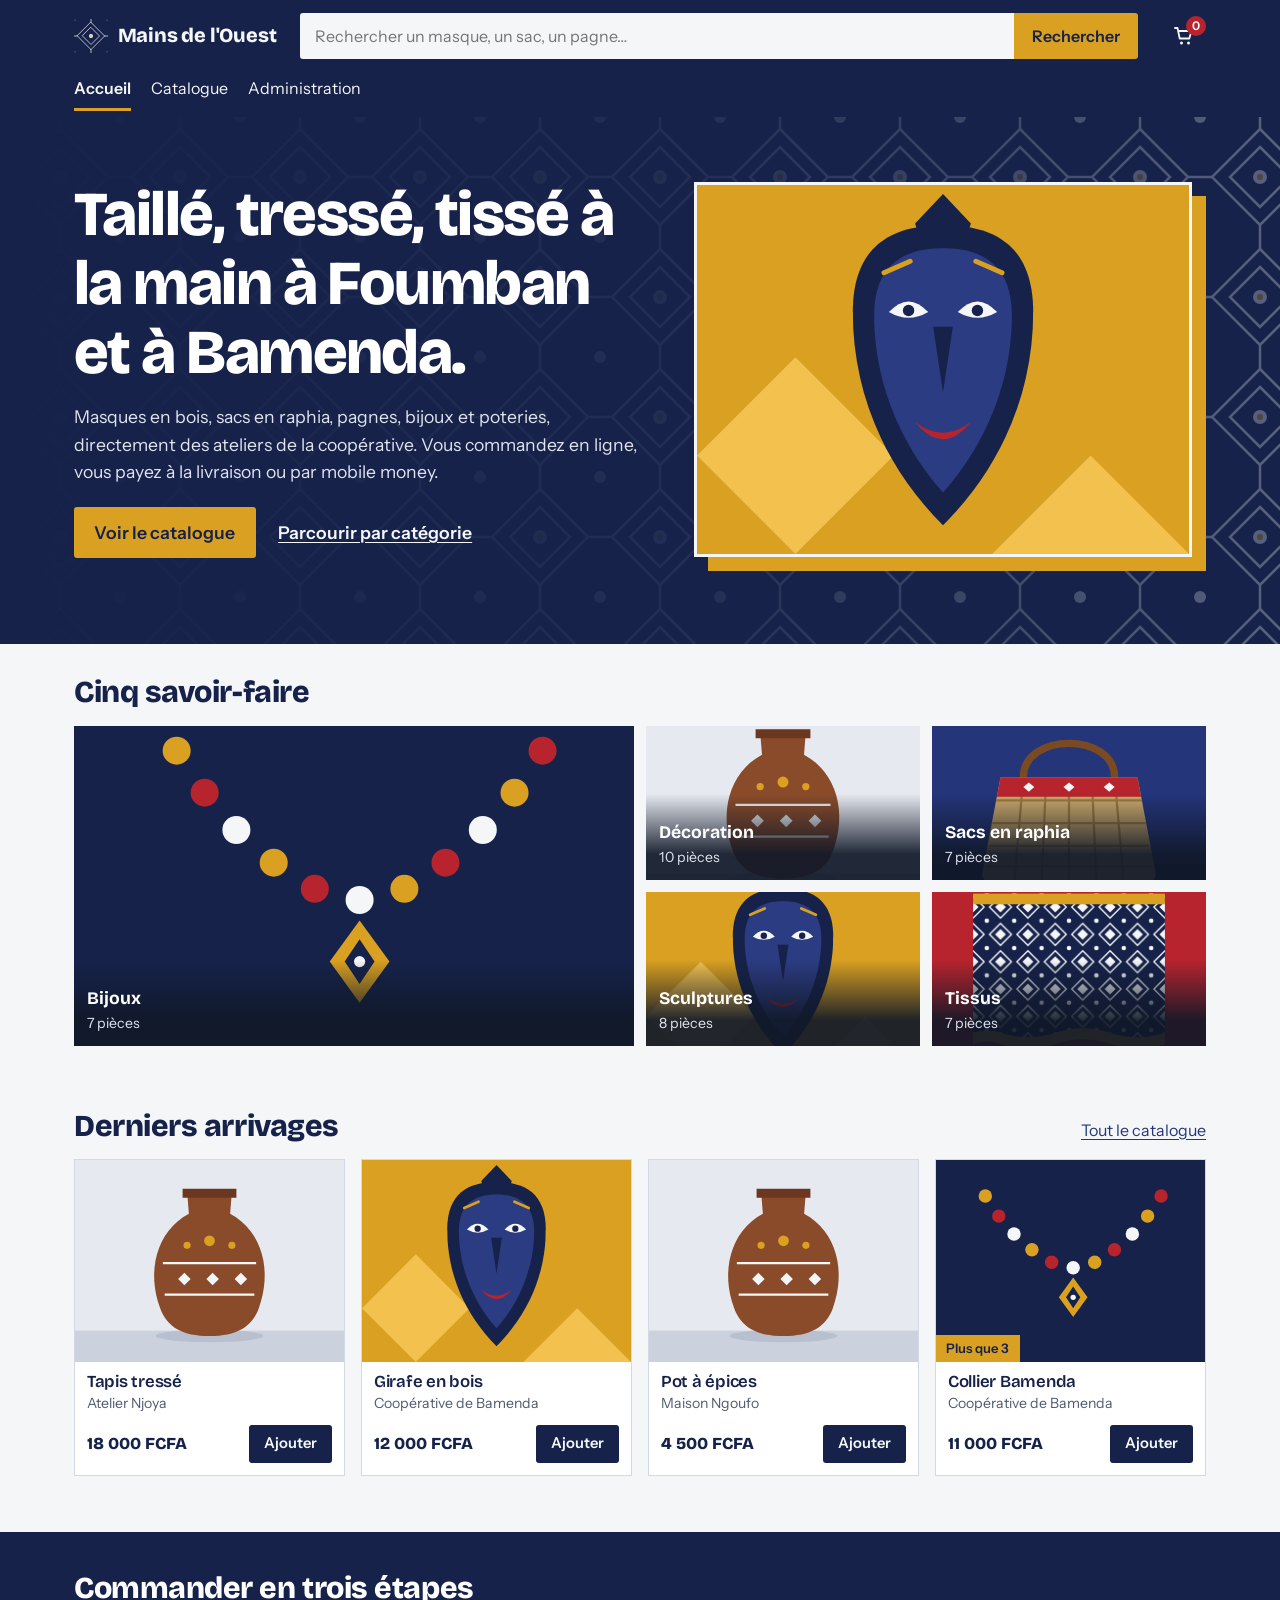
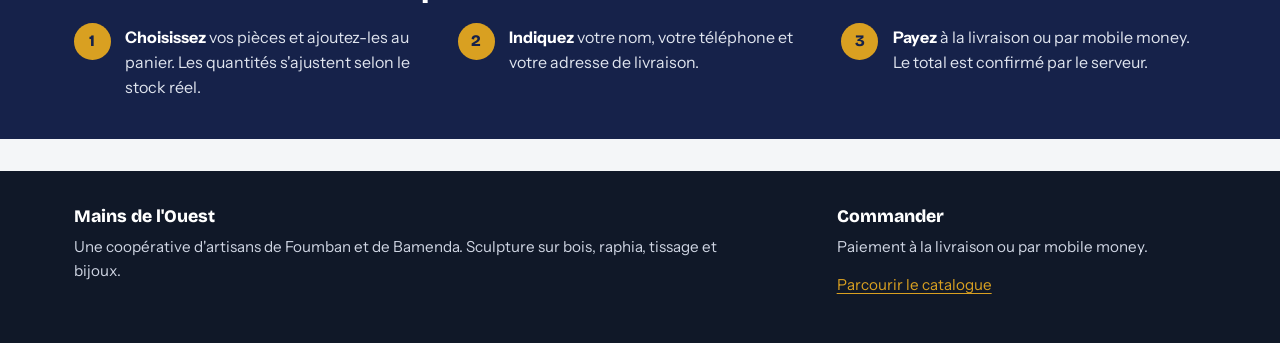
<file: BECKEN MAKOBI ANNE FERRIDA 24G01079/index.html>
<!DOCTYPE html>
<html lang="fr">
<head>
  <meta charset="utf-8">
  <meta name="viewport" content="width=device-width, initial-scale=1">
  <meta name="description" content="Sculptures, sacs en raphia, tissus et bijoux faits main par les artisans de Foumban et de Bamenda.">
  <title>Artisanat de Foumban et de Bamenda – Mains de l'Ouest</title>
  <link rel="preconnect" href="https://fonts.googleapis.com">
  <link rel="preconnect" href="https://fonts.gstatic.com" crossorigin>
  <link rel="stylesheet" href="https://fonts.googleapis.com/css2?family=Bricolage+Grotesque:opsz,wght@12..96,600;12..96,800&family=Instrument+Sans:wght@400;600&display=swap">
  <link rel="stylesheet" href="static/css/style.css">
  <link rel="icon" href="static/images/motif.svg" type="image/svg+xml">
</head>
<body>
  <a class="lien-evitement" href="#contenu">Aller au contenu</a>
  <header class="entete">
    <div class="conteneur entete-grille">
      <a class="marque" href="index.html">
        <img src="static/images/motif.svg" alt="" width="34" height="34">
        <span>Mains de l'Ouest</span>
      </a>
      <form class="recherche" role="search" method="get" action="catalogue.html">
        <label class="sr-only" for="recherche-q">Rechercher un produit</label>
        <input type="search" id="recherche-q" name="q" placeholder="Rechercher un masque, un sac, un pagne…" value="">
        <button type="submit" class="recherche-bouton">Rechercher</button>
      </form>
      <a class="panier-lien" href="panier.html" aria-label="Voir le panier">
        <svg viewBox="0 0 24 24" width="24" height="24" aria-hidden="true"><path d="M3 4h2.5l2.2 10.5h9.6L19.5 7H7" fill="none" stroke="currentColor" stroke-width="1.8" stroke-linecap="round" stroke-linejoin="round"/><circle cx="9.5" cy="19" r="1.5" fill="currentColor"/><circle cx="16.5" cy="19" r="1.5" fill="currentColor"/></svg>
        <span class="panier-compteur" id="compteur-panier">0</span>
      </a>
      <nav class="navigation" aria-label="Navigation principale">
        <ul>
          <li><a href="index.html" aria-current="page">Accueil</a></li>
          <li><a href="catalogue.html" >Catalogue</a></li>
          
          <li><a href="admin_tableau.html">Administration</a></li>
          
        </ul>
      </nav>
    </div>
  </header>

  
    
  

  <main id="contenu">
    
<section class="heros">
  <div class="conteneur heros-grille">
    <div class="heros-texte">
      <h1>Taillé, tressé, tissé à la main à Foumban et à Bamenda.</h1>
      <p>Masques en bois, sacs en raphia, pagnes, bijoux et poteries, directement des ateliers de la coopérative. Vous commandez en ligne, vous payez à la livraison ou par mobile money.</p>
      <p class="heros-actions">
        <a class="bouton bouton-laiton" href="catalogue.html">Voir le catalogue</a>
        <a class="lien-clair" href="#categories">Parcourir par catégorie</a>
      </p>
    </div>
    <div class="heros-visuel">
      <img src="static/images/sculpture.svg" alt="Masque en bois sculpté, sur fond jaune laiton" width="600" height="450">
    </div>
  </div>
</section>

<section class="conteneur bloc" id="categories" aria-labelledby="titre-categories">
  <h2 id="titre-categories">Cinq savoir-faire</h2>
  <ul class="mosaique">
    
    <li class="tuile tuile-1">
      <a href="catalogue.html">
        <img src="static/images/bijou.svg" alt="" width="600" height="450" loading="lazy">
        <span class="tuile-texte">
          <strong>Bijoux</strong>
          <span>7 pièces</span>
        </span>
      </a>
    </li>
    
    <li class="tuile tuile-2">
      <a href="catalogue.html">
        <img src="static/images/deco.svg" alt="" width="600" height="450" loading="lazy">
        <span class="tuile-texte">
          <strong>Décoration</strong>
          <span>10 pièces</span>
        </span>
      </a>
    </li>
    
    <li class="tuile tuile-3">
      <a href="catalogue.html">
        <img src="static/images/raphia.svg" alt="" width="600" height="450" loading="lazy">
        <span class="tuile-texte">
          <strong>Sacs en raphia</strong>
          <span>7 pièces</span>
        </span>
      </a>
    </li>
    
    <li class="tuile tuile-4">
      <a href="catalogue.html">
        <img src="static/images/sculpture.svg" alt="" width="600" height="450" loading="lazy">
        <span class="tuile-texte">
          <strong>Sculptures</strong>
          <span>8 pièces</span>
        </span>
      </a>
    </li>
    
    <li class="tuile tuile-5">
      <a href="catalogue.html">
        <img src="static/images/tissu.svg" alt="" width="600" height="450" loading="lazy">
        <span class="tuile-texte">
          <strong>Tissus</strong>
          <span>7 pièces</span>
        </span>
      </a>
    </li>
    
  </ul>
</section>

<section class="conteneur bloc" aria-labelledby="titre-nouveautes">
  <div class="bloc-entete">
    <h2 id="titre-nouveautes">Derniers arrivages</h2>
    <a href="catalogue.html">Tout le catalogue</a>
  </div>
  <div class="grille-produits">
    <article class="carte">
  <a class="carte-image" href="produit.html" tabindex="-1" aria-hidden="true">
    <img src="static/images/deco.svg" alt="" width="600" height="450" loading="lazy">
    
  </a>
  <div class="carte-corps">
    <h3><a href="produit.html">Tapis tressé</a></h3>
    <p class="carte-artisan">Atelier Njoya</p>
    <div class="carte-pied">
      <p class="prix">18 000 FCFA</p>
      
      <button type="button" class="bouton bouton-petit" data-ajout="39" aria-label="Ajouter Tapis tressé au panier">Ajouter</button>
      
    </div>
  </div>
</article><article class="carte">
  <a class="carte-image" href="produit.html" tabindex="-1" aria-hidden="true">
    <img src="static/images/sculpture.svg" alt="" width="600" height="450" loading="lazy">
    
  </a>
  <div class="carte-corps">
    <h3><a href="produit.html">Girafe en bois</a></h3>
    <p class="carte-artisan">Coopérative de Bamenda</p>
    <div class="carte-pied">
      <p class="prix">12 000 FCFA</p>
      
      <button type="button" class="bouton bouton-petit" data-ajout="38" aria-label="Ajouter Girafe en bois au panier">Ajouter</button>
      
    </div>
  </div>
</article><article class="carte">
  <a class="carte-image" href="produit.html" tabindex="-1" aria-hidden="true">
    <img src="static/images/deco.svg" alt="" width="600" height="450" loading="lazy">
    
  </a>
  <div class="carte-corps">
    <h3><a href="produit.html">Pot à épices</a></h3>
    <p class="carte-artisan">Maison Ngoufo</p>
    <div class="carte-pied">
      <p class="prix">4 500 FCFA</p>
      
      <button type="button" class="bouton bouton-petit" data-ajout="37" aria-label="Ajouter Pot à épices au panier">Ajouter</button>
      
    </div>
  </div>
</article><article class="carte">
  <a class="carte-image" href="produit.html" tabindex="-1" aria-hidden="true">
    <img src="static/images/bijou.svg" alt="" width="600" height="450" loading="lazy">
    <span class="pastille pastille-rare">Plus que 3</span>
  </a>
  <div class="carte-corps">
    <h3><a href="produit.html">Collier Bamenda</a></h3>
    <p class="carte-artisan">Coopérative de Bamenda</p>
    <div class="carte-pied">
      <p class="prix">11 000 FCFA</p>
      
      <button type="button" class="bouton bouton-petit" data-ajout="36" aria-label="Ajouter Collier Bamenda au panier">Ajouter</button>
      
    </div>
  </div>
</article>
  </div>
</section>

<section class="bande" aria-labelledby="titre-etapes">
  <div class="conteneur">
    <h2 id="titre-etapes">Commander en trois étapes</h2>
    <ol class="etapes">
      <li><strong>Choisissez</strong> vos pièces et ajoutez-les au panier. Les quantités s'ajustent selon le stock réel.</li>
      <li><strong>Indiquez</strong> votre nom, votre téléphone et votre adresse de livraison.</li>
      <li><strong>Payez</strong> à la livraison ou par mobile money. Le total est confirmé par le serveur.</li>
    </ol>
  </div>
</section>

  </main>

  <footer class="pied">
    <div class="conteneur pied-grille">
      <div>
        <p class="pied-titre">Mains de l'Ouest</p>
        <p>Une coopérative d'artisans de Foumban et de Bamenda. Sculpture sur bois, raphia, tissage et bijoux.</p>
      </div>
      <div>
        <p class="pied-titre">Commander</p>
        <p>Paiement à la livraison ou par mobile money.</p>
        <p><a href="catalogue.html">Parcourir le catalogue</a></p>
      </div>
    </div>
  </footer>

  <div class="toast" id="toast" role="status" aria-live="polite" hidden>
    <span id="toast-texte"></span>
    <a href="panier.html">Voir le panier</a>
  </div>

  <script src="static/js/panier.js"></script>
  
</body>
</html>
</file>
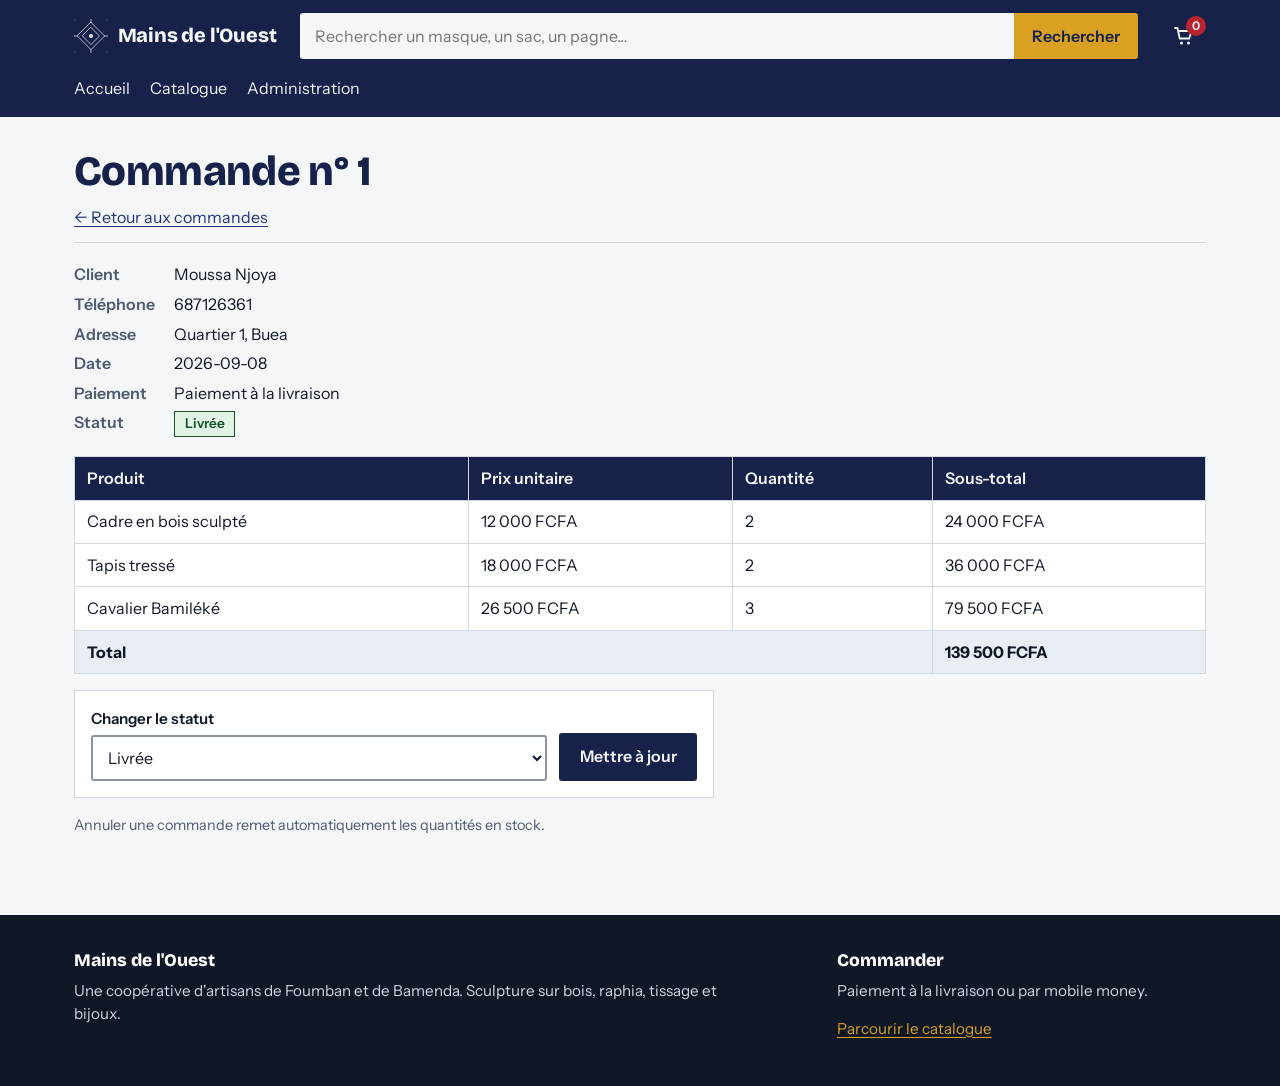
<file: BECKEN MAKOBI ANNE FERRIDA 24G01079/admin_commande.html>
<!DOCTYPE html>
<html lang="fr">
<head>
  <meta charset="utf-8">
  <meta name="viewport" content="width=device-width, initial-scale=1">
  <meta name="description" content="Sculptures, sacs en raphia, tissus et bijoux faits main par les artisans de Foumban et de Bamenda.">
  <title>Commande n° 1 – Mains de l'Ouest</title>
  <link rel="preconnect" href="https://fonts.googleapis.com">
  <link rel="preconnect" href="https://fonts.gstatic.com" crossorigin>
  <link rel="stylesheet" href="https://fonts.googleapis.com/css2?family=Bricolage+Grotesque:opsz,wght@12..96,600;12..96,800&family=Instrument+Sans:wght@400;600&display=swap">
  <link rel="stylesheet" href="static/css/style.css">
  <link rel="icon" href="static/images/motif.svg" type="image/svg+xml">
</head>
<body>
  <a class="lien-evitement" href="#contenu">Aller au contenu</a>
  <header class="entete">
    <div class="conteneur entete-grille">
      <a class="marque" href="index.html">
        <img src="static/images/motif.svg" alt="" width="34" height="34">
        <span>Mains de l'Ouest</span>
      </a>
      <form class="recherche" role="search" method="get" action="catalogue.html">
        <label class="sr-only" for="recherche-q">Rechercher un produit</label>
        <input type="search" id="recherche-q" name="q" placeholder="Rechercher un masque, un sac, un pagne…" value="">
        <button type="submit" class="recherche-bouton">Rechercher</button>
      </form>
      <a class="panier-lien" href="panier.html" aria-label="Voir le panier">
        <svg viewBox="0 0 24 24" width="24" height="24" aria-hidden="true"><path d="M3 4h2.5l2.2 10.5h9.6L19.5 7H7" fill="none" stroke="currentColor" stroke-width="1.8" stroke-linecap="round" stroke-linejoin="round"/><circle cx="9.5" cy="19" r="1.5" fill="currentColor"/><circle cx="16.5" cy="19" r="1.5" fill="currentColor"/></svg>
        <span class="panier-compteur" id="compteur-panier">0</span>
      </a>
      <nav class="navigation" aria-label="Navigation principale">
        <ul>
          <li><a href="index.html" >Accueil</a></li>
          <li><a href="catalogue.html" >Catalogue</a></li>
          
          <li><a href="admin_tableau.html">Administration</a></li>
          
        </ul>
      </nav>
    </div>
  </header>

  
    
  

  <main id="contenu">
    
<div class="conteneur bloc">
<h1>Commande n° 1</h1>
<nav class="sous-menu" aria-label="Administration">
  <a href="admin_commandes.html">← Retour aux commandes</a>
</nav>
<dl class="infos">
  <dt>Client</dt><dd>Moussa Njoya</dd>
  <dt>Téléphone</dt><dd>687126361</dd>
  <dt>Adresse</dt><dd>Quartier 1, Buea</dd>
  <dt>Date</dt><dd>2026-09-08</dd>
  <dt>Paiement</dt><dd>Paiement à la livraison</dd>
  <dt>Statut</dt><dd><span class="badge badge-livree">Livrée</span></dd>
</dl>
<div class="tableau-defilant">
  <table>
    <thead><tr><th scope="col">Produit</th><th scope="col">Prix unitaire</th><th scope="col">Quantité</th><th scope="col">Sous-total</th></tr></thead>
    <tbody>
      
      <tr><td>Cadre en bois sculpté</td><td>12 000 FCFA</td><td>2</td><td>24 000 FCFA</td></tr>
      
      <tr><td>Tapis tressé</td><td>18 000 FCFA</td><td>2</td><td>36 000 FCFA</td></tr>
      
      <tr><td>Cavalier Bamiléké</td><td>26 500 FCFA</td><td>3</td><td>79 500 FCFA</td></tr>
      
    </tbody>
    <tfoot><tr><th scope="row" colspan="3">Total</th><td>139 500 FCFA</td></tr></tfoot>
  </table>
</div>


<form method="post" action="admin_commande.html" class="filtres">
  <input type="hidden" name="csrf" value="9d49031d94c4a39bd7192099fe2e73ac">
  <div class="champ">
    <label for="statut">Changer le statut</label>
    <select id="statut" name="statut">
      
      <option value="recue" >Reçue</option>
      
      <option value="preparee" >Préparée</option>
      
      <option value="livree" selected>Livrée</option>
      
      <option value="annulee" >Annulée</option>
      
    </select>
  </div>
  <button class="bouton" type="submit" data-confirmer-annulation>Mettre à jour</button>
</form>
<p class="aide">Annuler une commande remet automatiquement les quantités en stock.</p>

</div>

  </main>

  <footer class="pied">
    <div class="conteneur pied-grille">
      <div>
        <p class="pied-titre">Mains de l'Ouest</p>
        <p>Une coopérative d'artisans de Foumban et de Bamenda. Sculpture sur bois, raphia, tissage et bijoux.</p>
      </div>
      <div>
        <p class="pied-titre">Commander</p>
        <p>Paiement à la livraison ou par mobile money.</p>
        <p><a href="catalogue.html">Parcourir le catalogue</a></p>
      </div>
    </div>
  </footer>

  <div class="toast" id="toast" role="status" aria-live="polite" hidden>
    <span id="toast-texte"></span>
    <a href="panier.html">Voir le panier</a>
  </div>

  <script src="static/js/panier.js"></script>
  <script src="static/js/admin.js"></script>
</body>
</html>
</file>
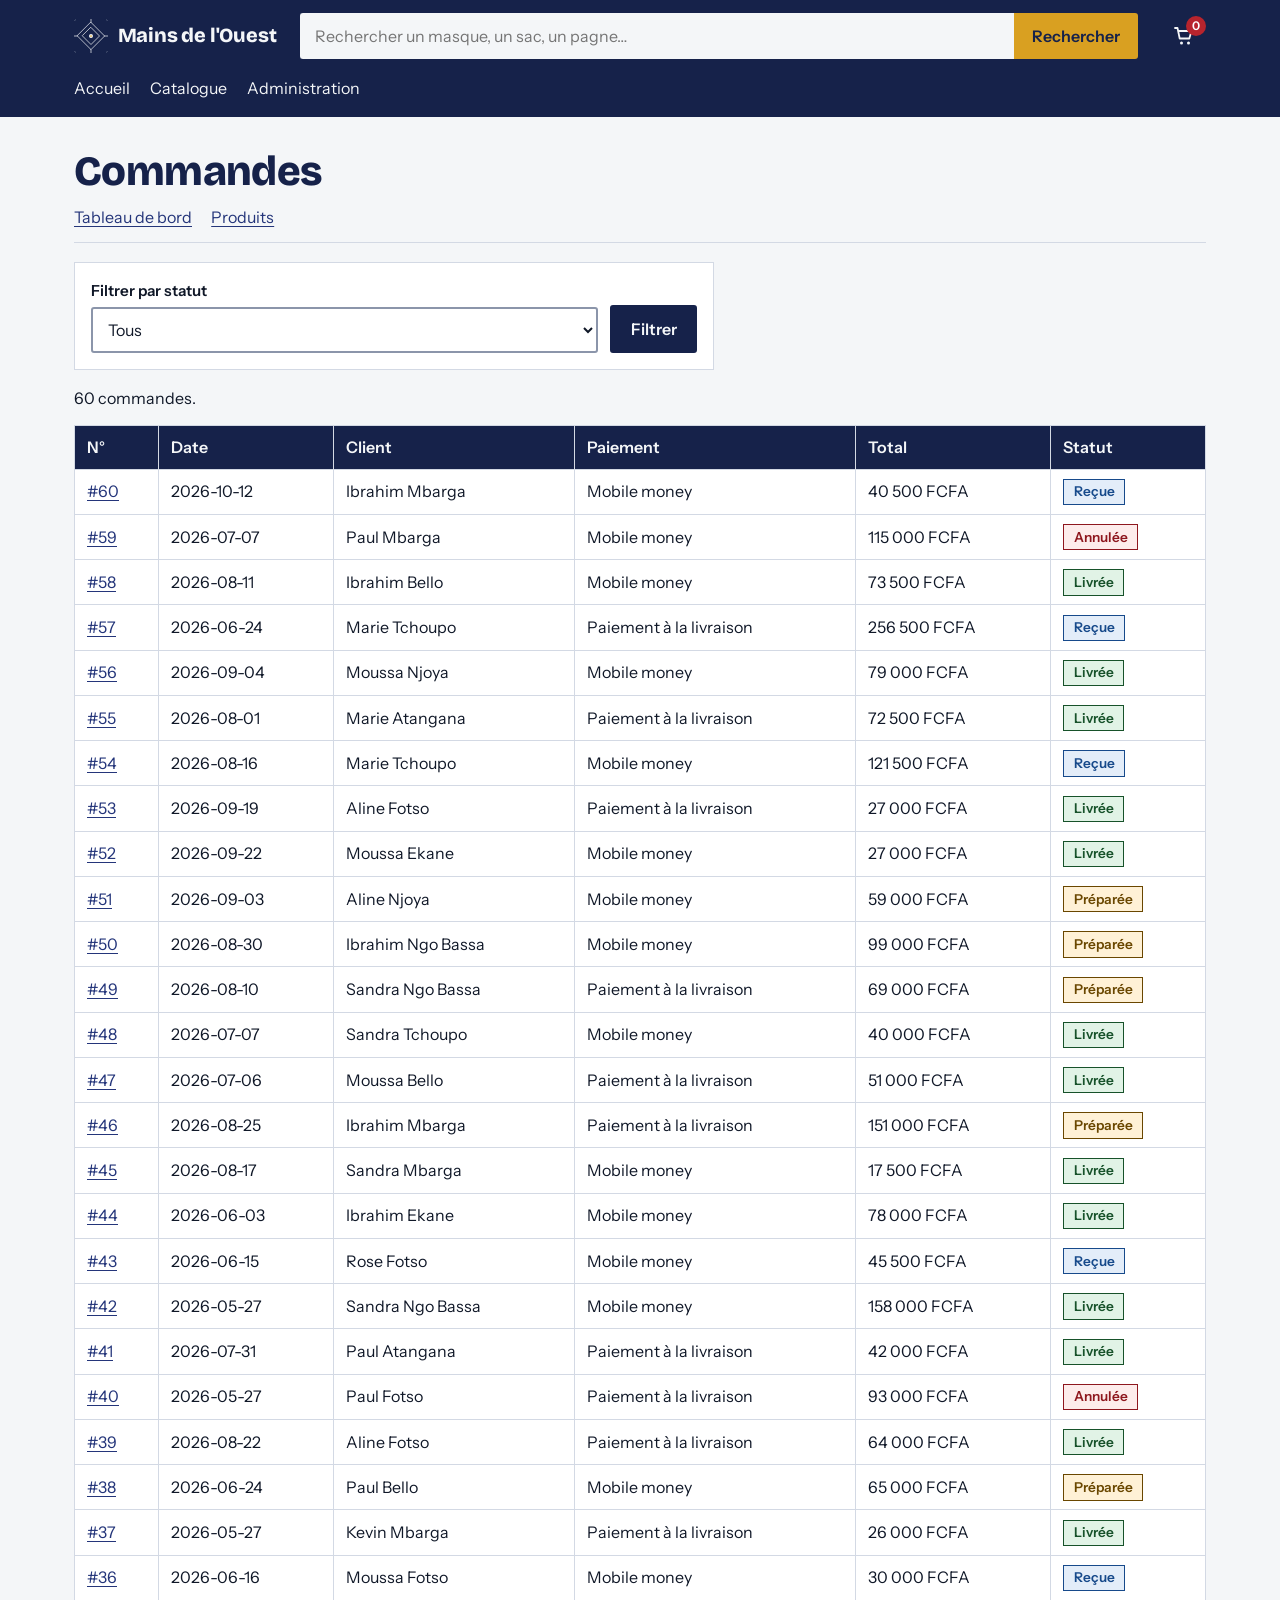
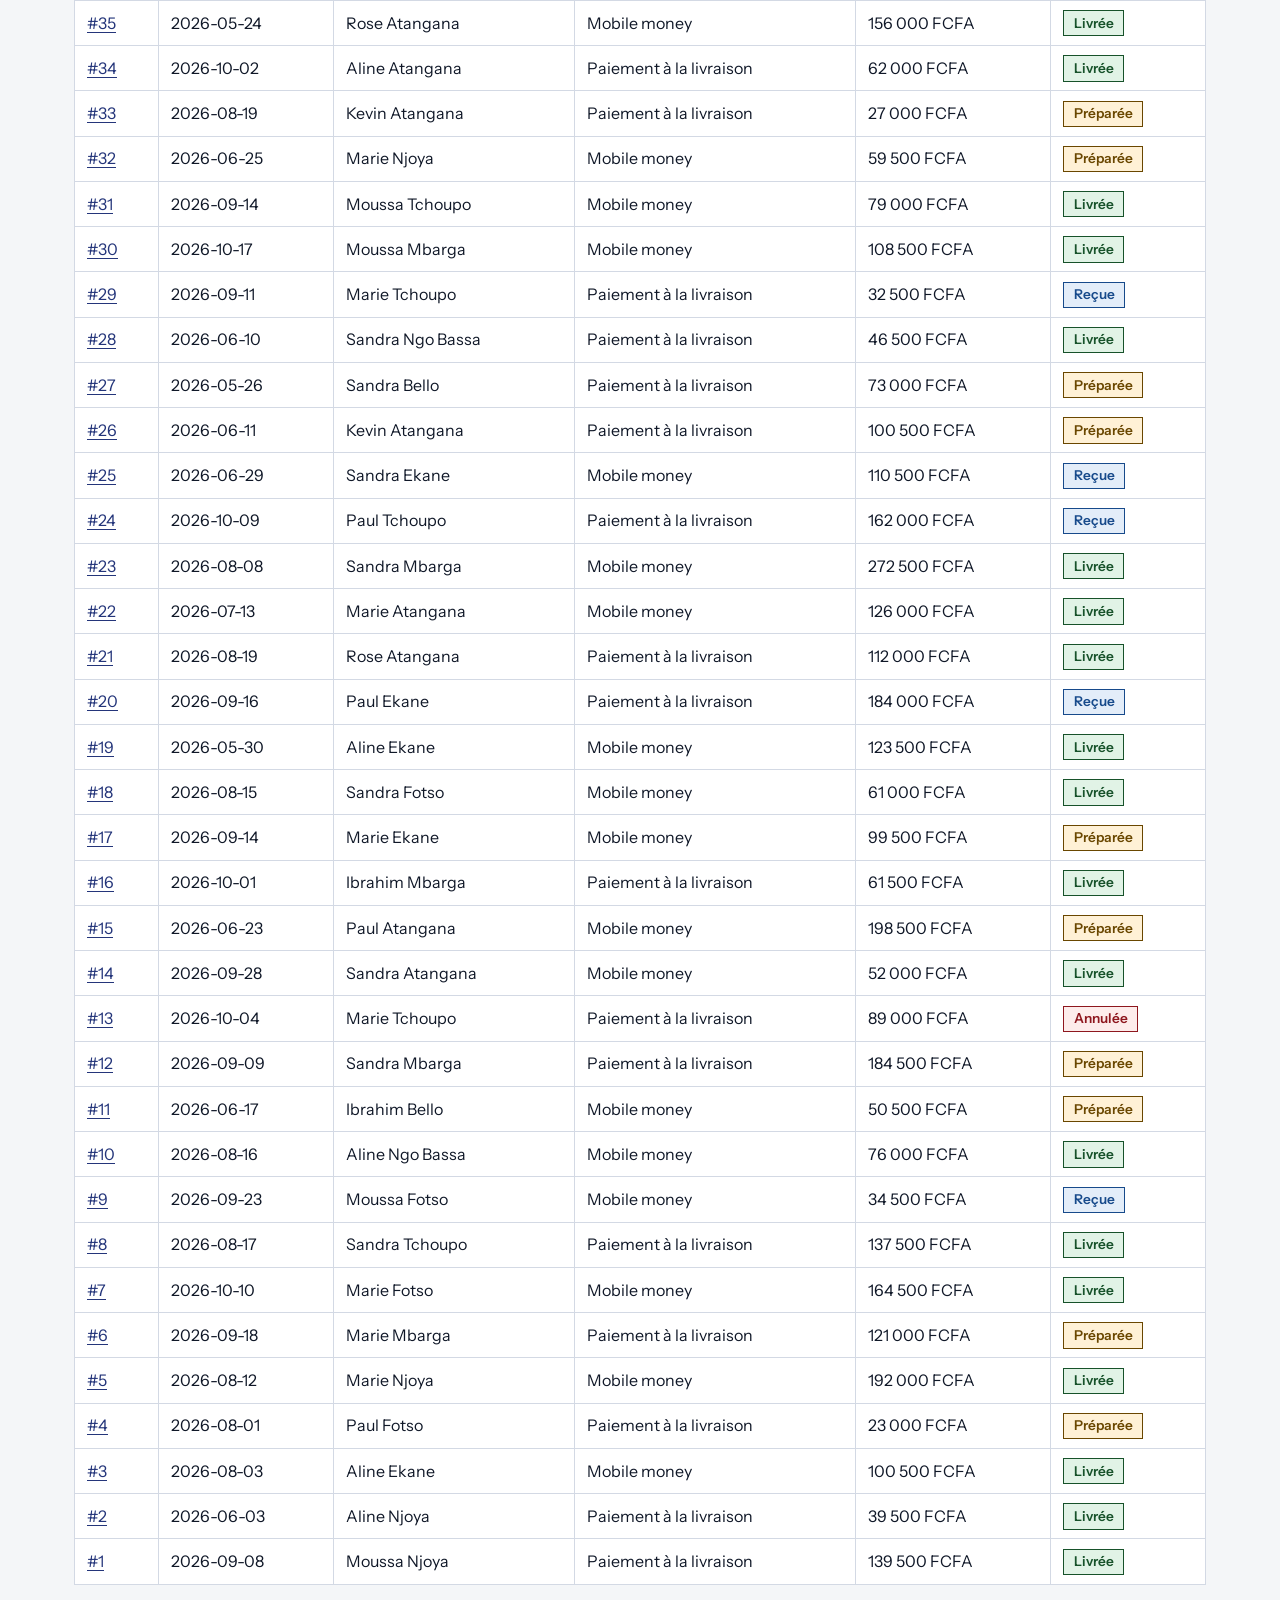
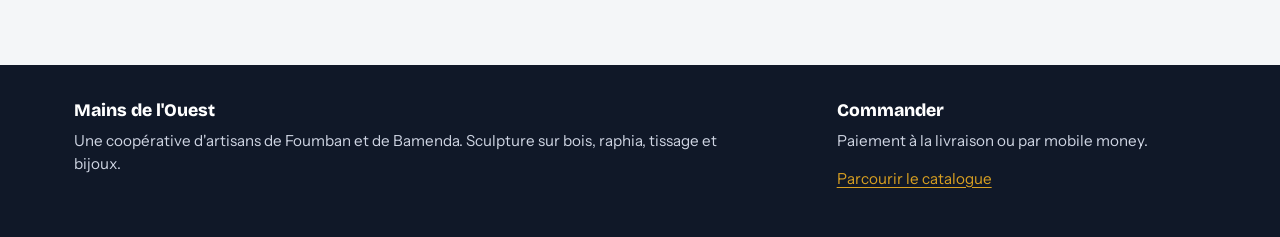
<file: BECKEN MAKOBI ANNE FERRIDA 24G01079/admin_commandes.html>
<!DOCTYPE html>
<html lang="fr">
<head>
  <meta charset="utf-8">
  <meta name="viewport" content="width=device-width, initial-scale=1">
  <meta name="description" content="Sculptures, sacs en raphia, tissus et bijoux faits main par les artisans de Foumban et de Bamenda.">
  <title>Commandes (admin) – Mains de l'Ouest</title>
  <link rel="preconnect" href="https://fonts.googleapis.com">
  <link rel="preconnect" href="https://fonts.gstatic.com" crossorigin>
  <link rel="stylesheet" href="https://fonts.googleapis.com/css2?family=Bricolage+Grotesque:opsz,wght@12..96,600;12..96,800&family=Instrument+Sans:wght@400;600&display=swap">
  <link rel="stylesheet" href="static/css/style.css">
  <link rel="icon" href="static/images/motif.svg" type="image/svg+xml">
</head>
<body>
  <a class="lien-evitement" href="#contenu">Aller au contenu</a>
  <header class="entete">
    <div class="conteneur entete-grille">
      <a class="marque" href="index.html">
        <img src="static/images/motif.svg" alt="" width="34" height="34">
        <span>Mains de l'Ouest</span>
      </a>
      <form class="recherche" role="search" method="get" action="catalogue.html">
        <label class="sr-only" for="recherche-q">Rechercher un produit</label>
        <input type="search" id="recherche-q" name="q" placeholder="Rechercher un masque, un sac, un pagne…" value="">
        <button type="submit" class="recherche-bouton">Rechercher</button>
      </form>
      <a class="panier-lien" href="panier.html" aria-label="Voir le panier">
        <svg viewBox="0 0 24 24" width="24" height="24" aria-hidden="true"><path d="M3 4h2.5l2.2 10.5h9.6L19.5 7H7" fill="none" stroke="currentColor" stroke-width="1.8" stroke-linecap="round" stroke-linejoin="round"/><circle cx="9.5" cy="19" r="1.5" fill="currentColor"/><circle cx="16.5" cy="19" r="1.5" fill="currentColor"/></svg>
        <span class="panier-compteur" id="compteur-panier">0</span>
      </a>
      <nav class="navigation" aria-label="Navigation principale">
        <ul>
          <li><a href="index.html" >Accueil</a></li>
          <li><a href="catalogue.html" >Catalogue</a></li>
          
          <li><a href="admin_tableau.html">Administration</a></li>
          
        </ul>
      </nav>
    </div>
  </header>

  
    
  

  <main id="contenu">
    
<div class="conteneur bloc">
<h1>Commandes</h1>
<nav class="sous-menu" aria-label="Administration">
  <a href="admin_tableau.html">Tableau de bord</a>
  <a href="admin_produits.html">Produits</a>
</nav>
<form class="filtres" method="get">
  <div class="champ">
    <label for="statut">Filtrer par statut</label>
    <select id="statut" name="statut">
      <option value="">Tous</option>
      
      <option value="recue" >Reçue</option>
      
      <option value="preparee" >Préparée</option>
      
      <option value="livree" >Livrée</option>
      
      <option value="annulee" >Annulée</option>
      
    </select>
  </div>
  <button class="bouton" type="submit">Filtrer</button>
</form>
<p>60 commandes.</p>
<div class="tableau-defilant">
  <table>
    <thead><tr><th scope="col">N°</th><th scope="col">Date</th><th scope="col">Client</th><th scope="col">Paiement</th><th scope="col">Total</th><th scope="col">Statut</th></tr></thead>
    <tbody>
      
      <tr>
        <td><a href="admin_commande.html">#60</a></td>
        <td>2026-10-12</td>
        <td>Ibrahim Mbarga</td>
        <td>Mobile money</td>
        <td>40 500 FCFA</td>
        <td><span class="badge badge-recue">Reçue</span></td>
      </tr>
      
      <tr>
        <td><a href="admin_commande.html">#59</a></td>
        <td>2026-07-07</td>
        <td>Paul Mbarga</td>
        <td>Mobile money</td>
        <td>115 000 FCFA</td>
        <td><span class="badge badge-annulee">Annulée</span></td>
      </tr>
      
      <tr>
        <td><a href="admin_commande.html">#58</a></td>
        <td>2026-08-11</td>
        <td>Ibrahim Bello</td>
        <td>Mobile money</td>
        <td>73 500 FCFA</td>
        <td><span class="badge badge-livree">Livrée</span></td>
      </tr>
      
      <tr>
        <td><a href="admin_commande.html">#57</a></td>
        <td>2026-06-24</td>
        <td>Marie Tchoupo</td>
        <td>Paiement à la livraison</td>
        <td>256 500 FCFA</td>
        <td><span class="badge badge-recue">Reçue</span></td>
      </tr>
      
      <tr>
        <td><a href="admin_commande.html">#56</a></td>
        <td>2026-09-04</td>
        <td>Moussa Njoya</td>
        <td>Mobile money</td>
        <td>79 000 FCFA</td>
        <td><span class="badge badge-livree">Livrée</span></td>
      </tr>
      
      <tr>
        <td><a href="admin_commande.html">#55</a></td>
        <td>2026-08-01</td>
        <td>Marie Atangana</td>
        <td>Paiement à la livraison</td>
        <td>72 500 FCFA</td>
        <td><span class="badge badge-livree">Livrée</span></td>
      </tr>
      
      <tr>
        <td><a href="admin_commande.html">#54</a></td>
        <td>2026-08-16</td>
        <td>Marie Tchoupo</td>
        <td>Mobile money</td>
        <td>121 500 FCFA</td>
        <td><span class="badge badge-recue">Reçue</span></td>
      </tr>
      
      <tr>
        <td><a href="admin_commande.html">#53</a></td>
        <td>2026-09-19</td>
        <td>Aline Fotso</td>
        <td>Paiement à la livraison</td>
        <td>27 000 FCFA</td>
        <td><span class="badge badge-livree">Livrée</span></td>
      </tr>
      
      <tr>
        <td><a href="admin_commande.html">#52</a></td>
        <td>2026-09-22</td>
        <td>Moussa Ekane</td>
        <td>Mobile money</td>
        <td>27 000 FCFA</td>
        <td><span class="badge badge-livree">Livrée</span></td>
      </tr>
      
      <tr>
        <td><a href="admin_commande.html">#51</a></td>
        <td>2026-09-03</td>
        <td>Aline Njoya</td>
        <td>Mobile money</td>
        <td>59 000 FCFA</td>
        <td><span class="badge badge-preparee">Préparée</span></td>
      </tr>
      
      <tr>
        <td><a href="admin_commande.html">#50</a></td>
        <td>2026-08-30</td>
        <td>Ibrahim Ngo Bassa</td>
        <td>Mobile money</td>
        <td>99 000 FCFA</td>
        <td><span class="badge badge-preparee">Préparée</span></td>
      </tr>
      
      <tr>
        <td><a href="admin_commande.html">#49</a></td>
        <td>2026-08-10</td>
        <td>Sandra Ngo Bassa</td>
        <td>Paiement à la livraison</td>
        <td>69 000 FCFA</td>
        <td><span class="badge badge-preparee">Préparée</span></td>
      </tr>
      
      <tr>
        <td><a href="admin_commande.html">#48</a></td>
        <td>2026-07-07</td>
        <td>Sandra Tchoupo</td>
        <td>Mobile money</td>
        <td>40 000 FCFA</td>
        <td><span class="badge badge-livree">Livrée</span></td>
      </tr>
      
      <tr>
        <td><a href="admin_commande.html">#47</a></td>
        <td>2026-07-06</td>
        <td>Moussa Bello</td>
        <td>Paiement à la livraison</td>
        <td>51 000 FCFA</td>
        <td><span class="badge badge-livree">Livrée</span></td>
      </tr>
      
      <tr>
        <td><a href="admin_commande.html">#46</a></td>
        <td>2026-08-25</td>
        <td>Ibrahim Mbarga</td>
        <td>Paiement à la livraison</td>
        <td>151 000 FCFA</td>
        <td><span class="badge badge-preparee">Préparée</span></td>
      </tr>
      
      <tr>
        <td><a href="admin_commande.html">#45</a></td>
        <td>2026-08-17</td>
        <td>Sandra Mbarga</td>
        <td>Mobile money</td>
        <td>17 500 FCFA</td>
        <td><span class="badge badge-livree">Livrée</span></td>
      </tr>
      
      <tr>
        <td><a href="admin_commande.html">#44</a></td>
        <td>2026-06-03</td>
        <td>Ibrahim Ekane</td>
        <td>Mobile money</td>
        <td>78 000 FCFA</td>
        <td><span class="badge badge-livree">Livrée</span></td>
      </tr>
      
      <tr>
        <td><a href="admin_commande.html">#43</a></td>
        <td>2026-06-15</td>
        <td>Rose Fotso</td>
        <td>Mobile money</td>
        <td>45 500 FCFA</td>
        <td><span class="badge badge-recue">Reçue</span></td>
      </tr>
      
      <tr>
        <td><a href="admin_commande.html">#42</a></td>
        <td>2026-05-27</td>
        <td>Sandra Ngo Bassa</td>
        <td>Mobile money</td>
        <td>158 000 FCFA</td>
        <td><span class="badge badge-livree">Livrée</span></td>
      </tr>
      
      <tr>
        <td><a href="admin_commande.html">#41</a></td>
        <td>2026-07-31</td>
        <td>Paul Atangana</td>
        <td>Paiement à la livraison</td>
        <td>42 000 FCFA</td>
        <td><span class="badge badge-livree">Livrée</span></td>
      </tr>
      
      <tr>
        <td><a href="admin_commande.html">#40</a></td>
        <td>2026-05-27</td>
        <td>Paul Fotso</td>
        <td>Paiement à la livraison</td>
        <td>93 000 FCFA</td>
        <td><span class="badge badge-annulee">Annulée</span></td>
      </tr>
      
      <tr>
        <td><a href="admin_commande.html">#39</a></td>
        <td>2026-08-22</td>
        <td>Aline Fotso</td>
        <td>Paiement à la livraison</td>
        <td>64 000 FCFA</td>
        <td><span class="badge badge-livree">Livrée</span></td>
      </tr>
      
      <tr>
        <td><a href="admin_commande.html">#38</a></td>
        <td>2026-06-24</td>
        <td>Paul Bello</td>
        <td>Mobile money</td>
        <td>65 000 FCFA</td>
        <td><span class="badge badge-preparee">Préparée</span></td>
      </tr>
      
      <tr>
        <td><a href="admin_commande.html">#37</a></td>
        <td>2026-05-27</td>
        <td>Kevin Mbarga</td>
        <td>Paiement à la livraison</td>
        <td>26 000 FCFA</td>
        <td><span class="badge badge-livree">Livrée</span></td>
      </tr>
      
      <tr>
        <td><a href="admin_commande.html">#36</a></td>
        <td>2026-06-16</td>
        <td>Moussa Fotso</td>
        <td>Mobile money</td>
        <td>30 000 FCFA</td>
        <td><span class="badge badge-recue">Reçue</span></td>
      </tr>
      
      <tr>
        <td><a href="admin_commande.html">#35</a></td>
        <td>2026-05-24</td>
        <td>Rose Atangana</td>
        <td>Mobile money</td>
        <td>156 000 FCFA</td>
        <td><span class="badge badge-livree">Livrée</span></td>
      </tr>
      
      <tr>
        <td><a href="admin_commande.html">#34</a></td>
        <td>2026-10-02</td>
        <td>Aline Atangana</td>
        <td>Paiement à la livraison</td>
        <td>62 000 FCFA</td>
        <td><span class="badge badge-livree">Livrée</span></td>
      </tr>
      
      <tr>
        <td><a href="admin_commande.html">#33</a></td>
        <td>2026-08-19</td>
        <td>Kevin Atangana</td>
        <td>Paiement à la livraison</td>
        <td>27 000 FCFA</td>
        <td><span class="badge badge-preparee">Préparée</span></td>
      </tr>
      
      <tr>
        <td><a href="admin_commande.html">#32</a></td>
        <td>2026-06-25</td>
        <td>Marie Njoya</td>
        <td>Mobile money</td>
        <td>59 500 FCFA</td>
        <td><span class="badge badge-preparee">Préparée</span></td>
      </tr>
      
      <tr>
        <td><a href="admin_commande.html">#31</a></td>
        <td>2026-09-14</td>
        <td>Moussa Tchoupo</td>
        <td>Mobile money</td>
        <td>79 000 FCFA</td>
        <td><span class="badge badge-livree">Livrée</span></td>
      </tr>
      
      <tr>
        <td><a href="admin_commande.html">#30</a></td>
        <td>2026-10-17</td>
        <td>Moussa Mbarga</td>
        <td>Mobile money</td>
        <td>108 500 FCFA</td>
        <td><span class="badge badge-livree">Livrée</span></td>
      </tr>
      
      <tr>
        <td><a href="admin_commande.html">#29</a></td>
        <td>2026-09-11</td>
        <td>Marie Tchoupo</td>
        <td>Paiement à la livraison</td>
        <td>32 500 FCFA</td>
        <td><span class="badge badge-recue">Reçue</span></td>
      </tr>
      
      <tr>
        <td><a href="admin_commande.html">#28</a></td>
        <td>2026-06-10</td>
        <td>Sandra Ngo Bassa</td>
        <td>Paiement à la livraison</td>
        <td>46 500 FCFA</td>
        <td><span class="badge badge-livree">Livrée</span></td>
      </tr>
      
      <tr>
        <td><a href="admin_commande.html">#27</a></td>
        <td>2026-05-26</td>
        <td>Sandra Bello</td>
        <td>Paiement à la livraison</td>
        <td>73 000 FCFA</td>
        <td><span class="badge badge-preparee">Préparée</span></td>
      </tr>
      
      <tr>
        <td><a href="admin_commande.html">#26</a></td>
        <td>2026-06-11</td>
        <td>Kevin Atangana</td>
        <td>Paiement à la livraison</td>
        <td>100 500 FCFA</td>
        <td><span class="badge badge-preparee">Préparée</span></td>
      </tr>
      
      <tr>
        <td><a href="admin_commande.html">#25</a></td>
        <td>2026-06-29</td>
        <td>Sandra Ekane</td>
        <td>Mobile money</td>
        <td>110 500 FCFA</td>
        <td><span class="badge badge-recue">Reçue</span></td>
      </tr>
      
      <tr>
        <td><a href="admin_commande.html">#24</a></td>
        <td>2026-10-09</td>
        <td>Paul Tchoupo</td>
        <td>Paiement à la livraison</td>
        <td>162 000 FCFA</td>
        <td><span class="badge badge-recue">Reçue</span></td>
      </tr>
      
      <tr>
        <td><a href="admin_commande.html">#23</a></td>
        <td>2026-08-08</td>
        <td>Sandra Mbarga</td>
        <td>Mobile money</td>
        <td>272 500 FCFA</td>
        <td><span class="badge badge-livree">Livrée</span></td>
      </tr>
      
      <tr>
        <td><a href="admin_commande.html">#22</a></td>
        <td>2026-07-13</td>
        <td>Marie Atangana</td>
        <td>Mobile money</td>
        <td>126 000 FCFA</td>
        <td><span class="badge badge-livree">Livrée</span></td>
      </tr>
      
      <tr>
        <td><a href="admin_commande.html">#21</a></td>
        <td>2026-08-19</td>
        <td>Rose Atangana</td>
        <td>Paiement à la livraison</td>
        <td>112 000 FCFA</td>
        <td><span class="badge badge-livree">Livrée</span></td>
      </tr>
      
      <tr>
        <td><a href="admin_commande.html">#20</a></td>
        <td>2026-09-16</td>
        <td>Paul Ekane</td>
        <td>Paiement à la livraison</td>
        <td>184 000 FCFA</td>
        <td><span class="badge badge-recue">Reçue</span></td>
      </tr>
      
      <tr>
        <td><a href="admin_commande.html">#19</a></td>
        <td>2026-05-30</td>
        <td>Aline Ekane</td>
        <td>Mobile money</td>
        <td>123 500 FCFA</td>
        <td><span class="badge badge-livree">Livrée</span></td>
      </tr>
      
      <tr>
        <td><a href="admin_commande.html">#18</a></td>
        <td>2026-08-15</td>
        <td>Sandra Fotso</td>
        <td>Mobile money</td>
        <td>61 000 FCFA</td>
        <td><span class="badge badge-livree">Livrée</span></td>
      </tr>
      
      <tr>
        <td><a href="admin_commande.html">#17</a></td>
        <td>2026-09-14</td>
        <td>Marie Ekane</td>
        <td>Mobile money</td>
        <td>99 500 FCFA</td>
        <td><span class="badge badge-preparee">Préparée</span></td>
      </tr>
      
      <tr>
        <td><a href="admin_commande.html">#16</a></td>
        <td>2026-10-01</td>
        <td>Ibrahim Mbarga</td>
        <td>Paiement à la livraison</td>
        <td>61 500 FCFA</td>
        <td><span class="badge badge-livree">Livrée</span></td>
      </tr>
      
      <tr>
        <td><a href="admin_commande.html">#15</a></td>
        <td>2026-06-23</td>
        <td>Paul Atangana</td>
        <td>Mobile money</td>
        <td>198 500 FCFA</td>
        <td><span class="badge badge-preparee">Préparée</span></td>
      </tr>
      
      <tr>
        <td><a href="admin_commande.html">#14</a></td>
        <td>2026-09-28</td>
        <td>Sandra Atangana</td>
        <td>Mobile money</td>
        <td>52 000 FCFA</td>
        <td><span class="badge badge-livree">Livrée</span></td>
      </tr>
      
      <tr>
        <td><a href="admin_commande.html">#13</a></td>
        <td>2026-10-04</td>
        <td>Marie Tchoupo</td>
        <td>Paiement à la livraison</td>
        <td>89 000 FCFA</td>
        <td><span class="badge badge-annulee">Annulée</span></td>
      </tr>
      
      <tr>
        <td><a href="admin_commande.html">#12</a></td>
        <td>2026-09-09</td>
        <td>Sandra Mbarga</td>
        <td>Paiement à la livraison</td>
        <td>184 500 FCFA</td>
        <td><span class="badge badge-preparee">Préparée</span></td>
      </tr>
      
      <tr>
        <td><a href="admin_commande.html">#11</a></td>
        <td>2026-06-17</td>
        <td>Ibrahim Bello</td>
        <td>Mobile money</td>
        <td>50 500 FCFA</td>
        <td><span class="badge badge-preparee">Préparée</span></td>
      </tr>
      
      <tr>
        <td><a href="admin_commande.html">#10</a></td>
        <td>2026-08-16</td>
        <td>Aline Ngo Bassa</td>
        <td>Mobile money</td>
        <td>76 000 FCFA</td>
        <td><span class="badge badge-livree">Livrée</span></td>
      </tr>
      
      <tr>
        <td><a href="admin_commande.html">#9</a></td>
        <td>2026-09-23</td>
        <td>Moussa Fotso</td>
        <td>Mobile money</td>
        <td>34 500 FCFA</td>
        <td><span class="badge badge-recue">Reçue</span></td>
      </tr>
      
      <tr>
        <td><a href="admin_commande.html">#8</a></td>
        <td>2026-08-17</td>
        <td>Sandra Tchoupo</td>
        <td>Paiement à la livraison</td>
        <td>137 500 FCFA</td>
        <td><span class="badge badge-livree">Livrée</span></td>
      </tr>
      
      <tr>
        <td><a href="admin_commande.html">#7</a></td>
        <td>2026-10-10</td>
        <td>Marie Fotso</td>
        <td>Mobile money</td>
        <td>164 500 FCFA</td>
        <td><span class="badge badge-livree">Livrée</span></td>
      </tr>
      
      <tr>
        <td><a href="admin_commande.html">#6</a></td>
        <td>2026-09-18</td>
        <td>Marie Mbarga</td>
        <td>Paiement à la livraison</td>
        <td>121 000 FCFA</td>
        <td><span class="badge badge-preparee">Préparée</span></td>
      </tr>
      
      <tr>
        <td><a href="admin_commande.html">#5</a></td>
        <td>2026-08-12</td>
        <td>Marie Njoya</td>
        <td>Mobile money</td>
        <td>192 000 FCFA</td>
        <td><span class="badge badge-livree">Livrée</span></td>
      </tr>
      
      <tr>
        <td><a href="admin_commande.html">#4</a></td>
        <td>2026-08-01</td>
        <td>Paul Fotso</td>
        <td>Paiement à la livraison</td>
        <td>23 000 FCFA</td>
        <td><span class="badge badge-preparee">Préparée</span></td>
      </tr>
      
      <tr>
        <td><a href="admin_commande.html">#3</a></td>
        <td>2026-08-03</td>
        <td>Aline Ekane</td>
        <td>Mobile money</td>
        <td>100 500 FCFA</td>
        <td><span class="badge badge-livree">Livrée</span></td>
      </tr>
      
      <tr>
        <td><a href="admin_commande.html">#2</a></td>
        <td>2026-06-03</td>
        <td>Aline Njoya</td>
        <td>Paiement à la livraison</td>
        <td>39 500 FCFA</td>
        <td><span class="badge badge-livree">Livrée</span></td>
      </tr>
      
      <tr>
        <td><a href="admin_commande.html">#1</a></td>
        <td>2026-09-08</td>
        <td>Moussa Njoya</td>
        <td>Paiement à la livraison</td>
        <td>139 500 FCFA</td>
        <td><span class="badge badge-livree">Livrée</span></td>
      </tr>
      
    </tbody>
  </table>
</div>
</div>

  </main>

  <footer class="pied">
    <div class="conteneur pied-grille">
      <div>
        <p class="pied-titre">Mains de l'Ouest</p>
        <p>Une coopérative d'artisans de Foumban et de Bamenda. Sculpture sur bois, raphia, tissage et bijoux.</p>
      </div>
      <div>
        <p class="pied-titre">Commander</p>
        <p>Paiement à la livraison ou par mobile money.</p>
        <p><a href="catalogue.html">Parcourir le catalogue</a></p>
      </div>
    </div>
  </footer>

  <div class="toast" id="toast" role="status" aria-live="polite" hidden>
    <span id="toast-texte"></span>
    <a href="panier.html">Voir le panier</a>
  </div>

  <script src="static/js/panier.js"></script>
  
</body>
</html>
</file>
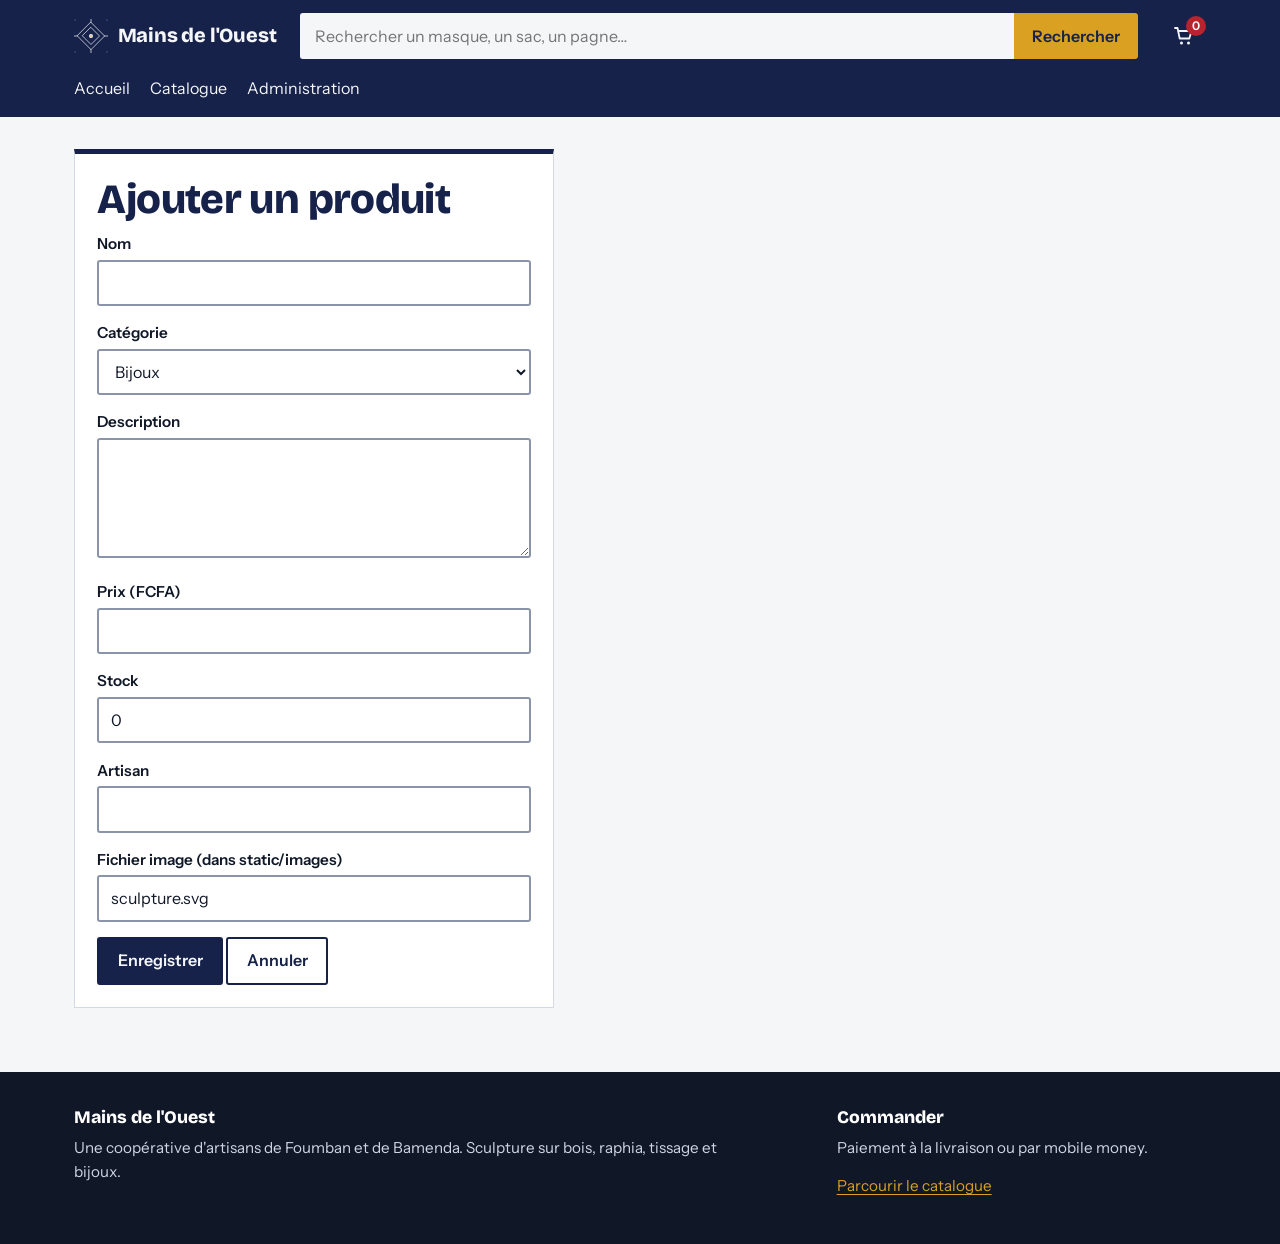
<file: BECKEN MAKOBI ANNE FERRIDA 24G01079/admin_produit_form.html>
<!DOCTYPE html>
<html lang="fr">
<head>
  <meta charset="utf-8">
  <meta name="viewport" content="width=device-width, initial-scale=1">
  <meta name="description" content="Sculptures, sacs en raphia, tissus et bijoux faits main par les artisans de Foumban et de Bamenda.">
  <title>Ajouter un produit – Mains de l'Ouest</title>
  <link rel="preconnect" href="https://fonts.googleapis.com">
  <link rel="preconnect" href="https://fonts.gstatic.com" crossorigin>
  <link rel="stylesheet" href="https://fonts.googleapis.com/css2?family=Bricolage+Grotesque:opsz,wght@12..96,600;12..96,800&family=Instrument+Sans:wght@400;600&display=swap">
  <link rel="stylesheet" href="static/css/style.css">
  <link rel="icon" href="static/images/motif.svg" type="image/svg+xml">
</head>
<body>
  <a class="lien-evitement" href="#contenu">Aller au contenu</a>
  <header class="entete">
    <div class="conteneur entete-grille">
      <a class="marque" href="index.html">
        <img src="static/images/motif.svg" alt="" width="34" height="34">
        <span>Mains de l'Ouest</span>
      </a>
      <form class="recherche" role="search" method="get" action="catalogue.html">
        <label class="sr-only" for="recherche-q">Rechercher un produit</label>
        <input type="search" id="recherche-q" name="q" placeholder="Rechercher un masque, un sac, un pagne…" value="">
        <button type="submit" class="recherche-bouton">Rechercher</button>
      </form>
      <a class="panier-lien" href="panier.html" aria-label="Voir le panier">
        <svg viewBox="0 0 24 24" width="24" height="24" aria-hidden="true"><path d="M3 4h2.5l2.2 10.5h9.6L19.5 7H7" fill="none" stroke="currentColor" stroke-width="1.8" stroke-linecap="round" stroke-linejoin="round"/><circle cx="9.5" cy="19" r="1.5" fill="currentColor"/><circle cx="16.5" cy="19" r="1.5" fill="currentColor"/></svg>
        <span class="panier-compteur" id="compteur-panier">0</span>
      </a>
      <nav class="navigation" aria-label="Navigation principale">
        <ul>
          <li><a href="index.html" >Accueil</a></li>
          <li><a href="catalogue.html" >Catalogue</a></li>
          
          <li><a href="admin_tableau.html">Administration</a></li>
          
        </ul>
      </nav>
    </div>
  </header>

  
    
  

  <main id="contenu">
    
<div class="conteneur bloc">
<section class="formulaire-etroit">
  <h1>Ajouter un produit</h1>
  <form method="post" novalidate id="form-produit">
    <input type="hidden" name="csrf" value="9d49031d94c4a39bd7192099fe2e73ac">
    <div class="champ">
      <label for="nom">Nom</label>
      <input type="text" id="nom" name="nom" required maxlength="100" value="">
    </div>
    <div class="champ">
      <label for="categorie_id">Catégorie</label>
      <select id="categorie_id" name="categorie_id" required>
        
        <option value="4" >Bijoux</option>
        
        <option value="5" >Décoration</option>
        
        <option value="2" >Sacs en raphia</option>
        
        <option value="1" >Sculptures</option>
        
        <option value="3" >Tissus</option>
        
      </select>
    </div>
    <div class="champ">
      <label for="description">Description</label>
      <textarea id="description" name="description" rows="4"></textarea>
    </div>
    <div class="champ">
      <label for="prix">Prix (FCFA)</label>
      <input type="number" id="prix" name="prix" required min="1" step="1" value="">
    </div>
    <div class="champ">
      <label for="stock">Stock</label>
      <input type="number" id="stock" name="stock" required min="0" step="1" value="0">
    </div>
    <div class="champ">
      <label for="artisan">Artisan</label>
      <input type="text" id="artisan" name="artisan" required maxlength="80" value="">
    </div>
    <div class="champ">
      <label for="image">Fichier image (dans static/images)</label>
      <input type="text" id="image" name="image" value="sculpture.svg">
    </div>
    <button class="bouton" type="submit">Enregistrer</button>
    <a class="bouton bouton-secondaire" href="admin_produits.html">Annuler</a>
  </form>
</section>
</div>

  </main>

  <footer class="pied">
    <div class="conteneur pied-grille">
      <div>
        <p class="pied-titre">Mains de l'Ouest</p>
        <p>Une coopérative d'artisans de Foumban et de Bamenda. Sculpture sur bois, raphia, tissage et bijoux.</p>
      </div>
      <div>
        <p class="pied-titre">Commander</p>
        <p>Paiement à la livraison ou par mobile money.</p>
        <p><a href="catalogue.html">Parcourir le catalogue</a></p>
      </div>
    </div>
  </footer>

  <div class="toast" id="toast" role="status" aria-live="polite" hidden>
    <span id="toast-texte"></span>
    <a href="panier.html">Voir le panier</a>
  </div>

  <script src="static/js/panier.js"></script>
  
</body>
</html>
</file>
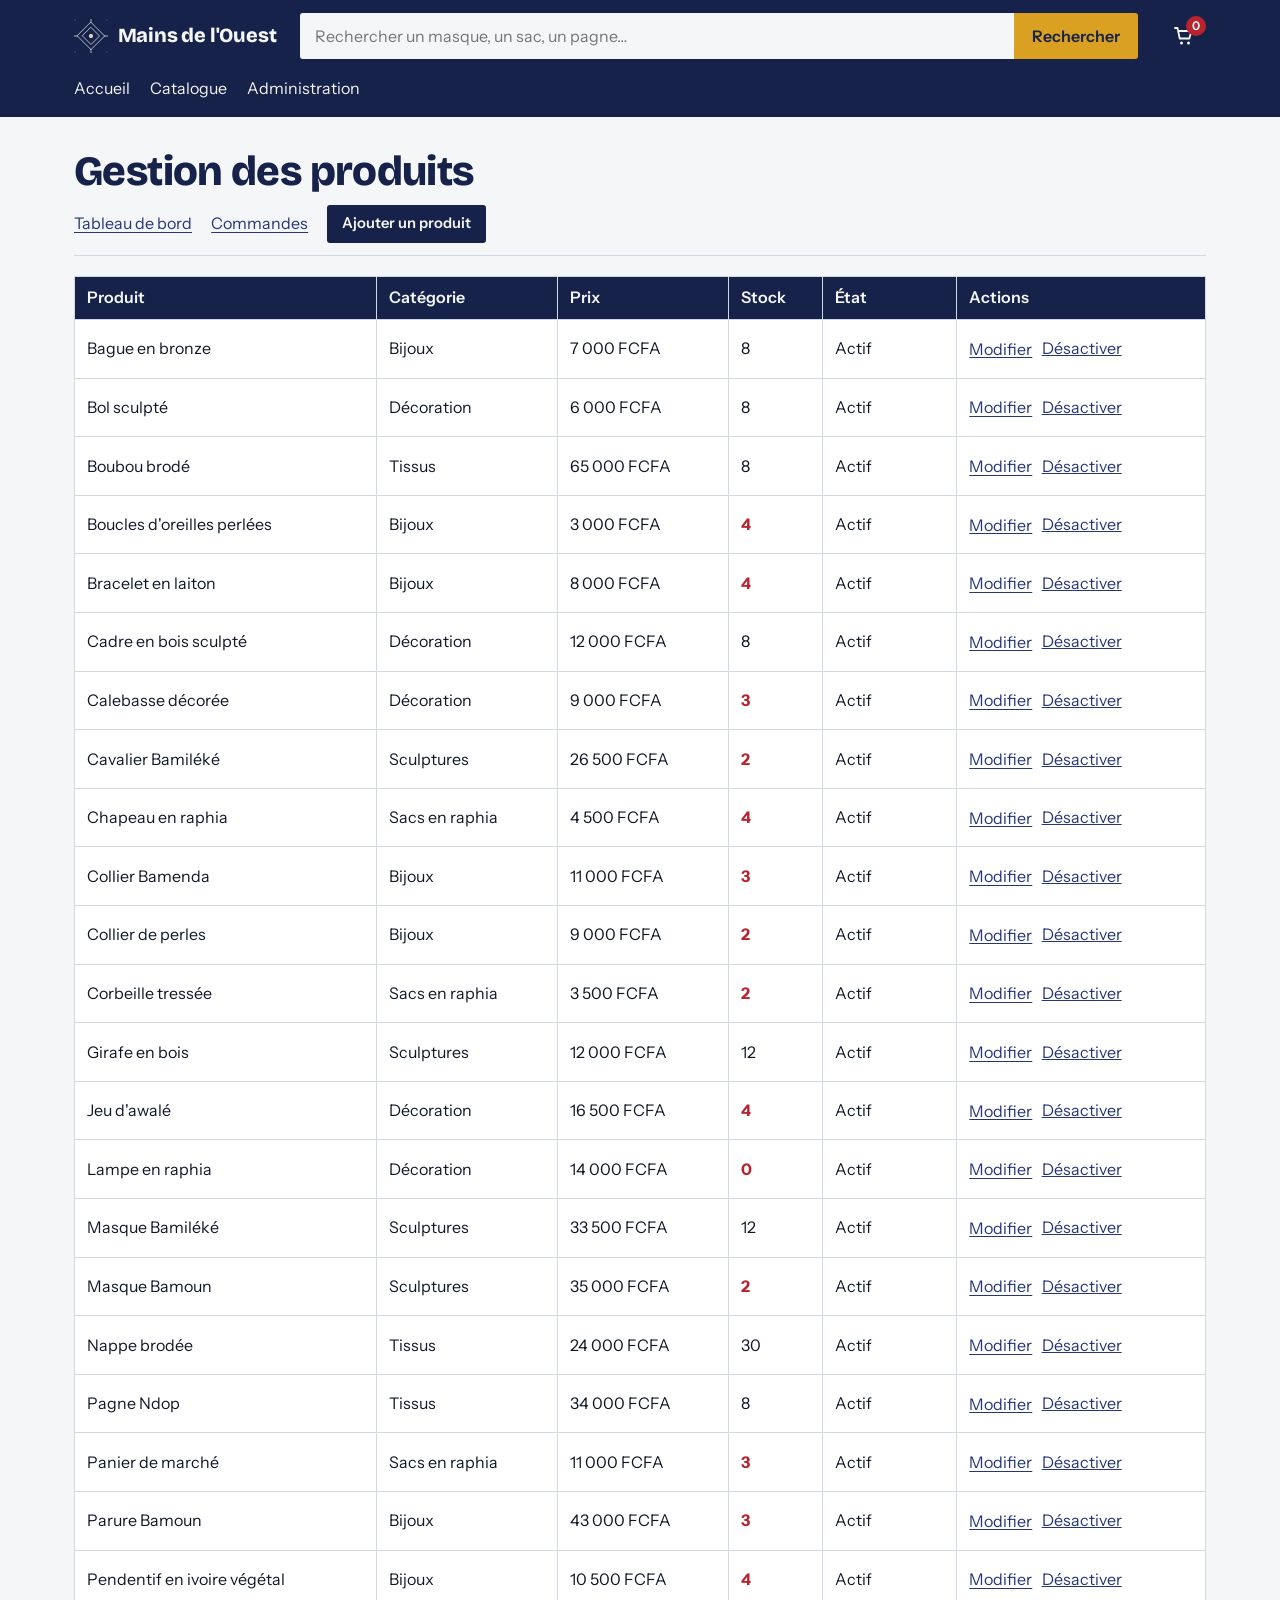
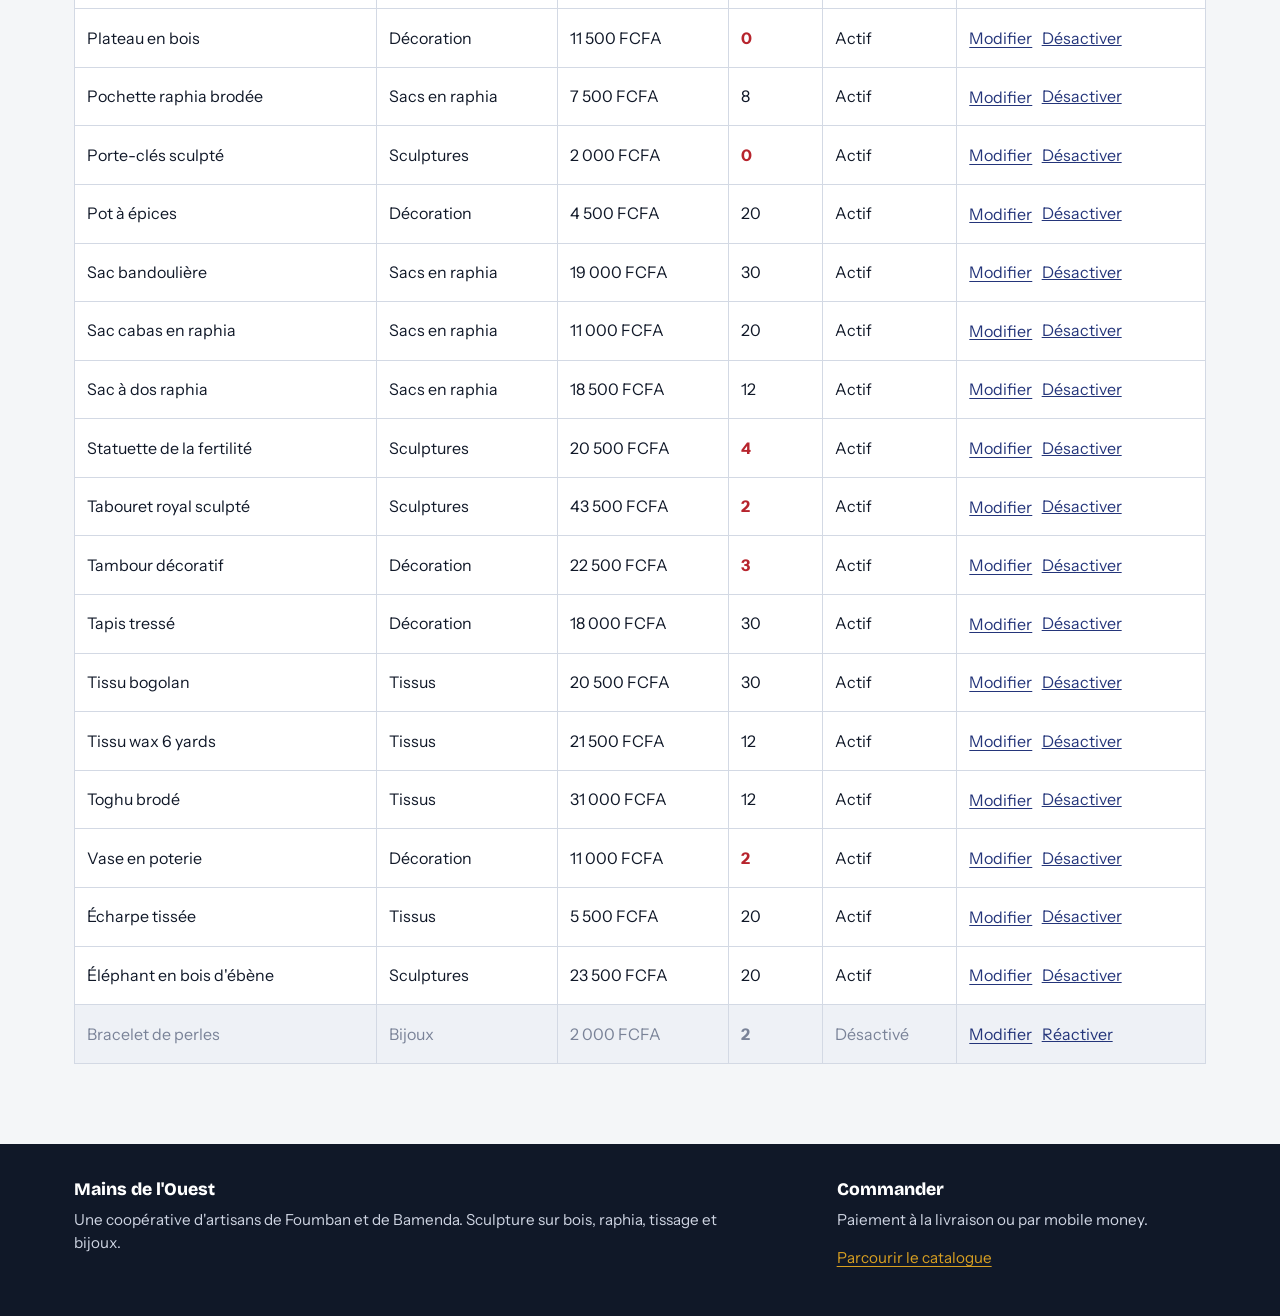
<file: BECKEN MAKOBI ANNE FERRIDA 24G01079/admin_produits.html>
<!DOCTYPE html>
<html lang="fr">
<head>
  <meta charset="utf-8">
  <meta name="viewport" content="width=device-width, initial-scale=1">
  <meta name="description" content="Sculptures, sacs en raphia, tissus et bijoux faits main par les artisans de Foumban et de Bamenda.">
  <title>Produits (admin) – Mains de l'Ouest</title>
  <link rel="preconnect" href="https://fonts.googleapis.com">
  <link rel="preconnect" href="https://fonts.gstatic.com" crossorigin>
  <link rel="stylesheet" href="https://fonts.googleapis.com/css2?family=Bricolage+Grotesque:opsz,wght@12..96,600;12..96,800&family=Instrument+Sans:wght@400;600&display=swap">
  <link rel="stylesheet" href="static/css/style.css">
  <link rel="icon" href="static/images/motif.svg" type="image/svg+xml">
</head>
<body>
  <a class="lien-evitement" href="#contenu">Aller au contenu</a>
  <header class="entete">
    <div class="conteneur entete-grille">
      <a class="marque" href="index.html">
        <img src="static/images/motif.svg" alt="" width="34" height="34">
        <span>Mains de l'Ouest</span>
      </a>
      <form class="recherche" role="search" method="get" action="catalogue.html">
        <label class="sr-only" for="recherche-q">Rechercher un produit</label>
        <input type="search" id="recherche-q" name="q" placeholder="Rechercher un masque, un sac, un pagne…" value="">
        <button type="submit" class="recherche-bouton">Rechercher</button>
      </form>
      <a class="panier-lien" href="panier.html" aria-label="Voir le panier">
        <svg viewBox="0 0 24 24" width="24" height="24" aria-hidden="true"><path d="M3 4h2.5l2.2 10.5h9.6L19.5 7H7" fill="none" stroke="currentColor" stroke-width="1.8" stroke-linecap="round" stroke-linejoin="round"/><circle cx="9.5" cy="19" r="1.5" fill="currentColor"/><circle cx="16.5" cy="19" r="1.5" fill="currentColor"/></svg>
        <span class="panier-compteur" id="compteur-panier">0</span>
      </a>
      <nav class="navigation" aria-label="Navigation principale">
        <ul>
          <li><a href="index.html" >Accueil</a></li>
          <li><a href="catalogue.html" >Catalogue</a></li>
          
          <li><a href="admin_tableau.html">Administration</a></li>
          
        </ul>
      </nav>
    </div>
  </header>

  
    
  

  <main id="contenu">
    
<div class="conteneur bloc">
<h1>Gestion des produits</h1>
<nav class="sous-menu" aria-label="Administration">
  <a href="admin_tableau.html">Tableau de bord</a>
  <a href="admin_commandes.html">Commandes</a>
  <a class="bouton bouton-petit" href="admin_produit_form.html">Ajouter un produit</a>
</nav>
<div class="tableau-defilant">
  <table>
    <thead><tr><th scope="col">Produit</th><th scope="col">Catégorie</th><th scope="col">Prix</th><th scope="col">Stock</th><th scope="col">État</th><th scope="col">Actions</th></tr></thead>
    <tbody>
      
      <tr class="">
        <td>Bague en bronze</td>
        <td>Bijoux</td>
        <td>7 000 FCFA</td>
        <td class="">8</td>
        <td>Actif</td>
        <td class="actions">
          <a href="admin_produit_form.html">Modifier</a>
          <form method="post" action="admin_produits.html" class="en-ligne">
            <input type="hidden" name="csrf" value="9d49031d94c4a39bd7192099fe2e73ac">
            <button type="submit" class="lien-bouton">Désactiver</button>
          </form>
        </td>
      </tr>
      
      <tr class="">
        <td>Bol sculpté</td>
        <td>Décoration</td>
        <td>6 000 FCFA</td>
        <td class="">8</td>
        <td>Actif</td>
        <td class="actions">
          <a href="admin_produit_form.html">Modifier</a>
          <form method="post" action="admin_produits.html" class="en-ligne">
            <input type="hidden" name="csrf" value="9d49031d94c4a39bd7192099fe2e73ac">
            <button type="submit" class="lien-bouton">Désactiver</button>
          </form>
        </td>
      </tr>
      
      <tr class="">
        <td>Boubou brodé</td>
        <td>Tissus</td>
        <td>65 000 FCFA</td>
        <td class="">8</td>
        <td>Actif</td>
        <td class="actions">
          <a href="admin_produit_form.html">Modifier</a>
          <form method="post" action="admin_produits.html" class="en-ligne">
            <input type="hidden" name="csrf" value="9d49031d94c4a39bd7192099fe2e73ac">
            <button type="submit" class="lien-bouton">Désactiver</button>
          </form>
        </td>
      </tr>
      
      <tr class="">
        <td>Boucles d&#39;oreilles perlées</td>
        <td>Bijoux</td>
        <td>3 000 FCFA</td>
        <td class="stock-faible">4</td>
        <td>Actif</td>
        <td class="actions">
          <a href="admin_produit_form.html">Modifier</a>
          <form method="post" action="admin_produits.html" class="en-ligne">
            <input type="hidden" name="csrf" value="9d49031d94c4a39bd7192099fe2e73ac">
            <button type="submit" class="lien-bouton">Désactiver</button>
          </form>
        </td>
      </tr>
      
      <tr class="">
        <td>Bracelet en laiton</td>
        <td>Bijoux</td>
        <td>8 000 FCFA</td>
        <td class="stock-faible">4</td>
        <td>Actif</td>
        <td class="actions">
          <a href="admin_produit_form.html">Modifier</a>
          <form method="post" action="admin_produits.html" class="en-ligne">
            <input type="hidden" name="csrf" value="9d49031d94c4a39bd7192099fe2e73ac">
            <button type="submit" class="lien-bouton">Désactiver</button>
          </form>
        </td>
      </tr>
      
      <tr class="">
        <td>Cadre en bois sculpté</td>
        <td>Décoration</td>
        <td>12 000 FCFA</td>
        <td class="">8</td>
        <td>Actif</td>
        <td class="actions">
          <a href="admin_produit_form.html">Modifier</a>
          <form method="post" action="admin_produits.html" class="en-ligne">
            <input type="hidden" name="csrf" value="9d49031d94c4a39bd7192099fe2e73ac">
            <button type="submit" class="lien-bouton">Désactiver</button>
          </form>
        </td>
      </tr>
      
      <tr class="">
        <td>Calebasse décorée</td>
        <td>Décoration</td>
        <td>9 000 FCFA</td>
        <td class="stock-faible">3</td>
        <td>Actif</td>
        <td class="actions">
          <a href="admin_produit_form.html">Modifier</a>
          <form method="post" action="admin_produits.html" class="en-ligne">
            <input type="hidden" name="csrf" value="9d49031d94c4a39bd7192099fe2e73ac">
            <button type="submit" class="lien-bouton">Désactiver</button>
          </form>
        </td>
      </tr>
      
      <tr class="">
        <td>Cavalier Bamiléké</td>
        <td>Sculptures</td>
        <td>26 500 FCFA</td>
        <td class="stock-faible">2</td>
        <td>Actif</td>
        <td class="actions">
          <a href="admin_produit_form.html">Modifier</a>
          <form method="post" action="admin_produits.html" class="en-ligne">
            <input type="hidden" name="csrf" value="9d49031d94c4a39bd7192099fe2e73ac">
            <button type="submit" class="lien-bouton">Désactiver</button>
          </form>
        </td>
      </tr>
      
      <tr class="">
        <td>Chapeau en raphia</td>
        <td>Sacs en raphia</td>
        <td>4 500 FCFA</td>
        <td class="stock-faible">4</td>
        <td>Actif</td>
        <td class="actions">
          <a href="admin_produit_form.html">Modifier</a>
          <form method="post" action="admin_produits.html" class="en-ligne">
            <input type="hidden" name="csrf" value="9d49031d94c4a39bd7192099fe2e73ac">
            <button type="submit" class="lien-bouton">Désactiver</button>
          </form>
        </td>
      </tr>
      
      <tr class="">
        <td>Collier Bamenda</td>
        <td>Bijoux</td>
        <td>11 000 FCFA</td>
        <td class="stock-faible">3</td>
        <td>Actif</td>
        <td class="actions">
          <a href="admin_produit_form.html">Modifier</a>
          <form method="post" action="admin_produits.html" class="en-ligne">
            <input type="hidden" name="csrf" value="9d49031d94c4a39bd7192099fe2e73ac">
            <button type="submit" class="lien-bouton">Désactiver</button>
          </form>
        </td>
      </tr>
      
      <tr class="">
        <td>Collier de perles</td>
        <td>Bijoux</td>
        <td>9 000 FCFA</td>
        <td class="stock-faible">2</td>
        <td>Actif</td>
        <td class="actions">
          <a href="admin_produit_form.html">Modifier</a>
          <form method="post" action="admin_produits.html" class="en-ligne">
            <input type="hidden" name="csrf" value="9d49031d94c4a39bd7192099fe2e73ac">
            <button type="submit" class="lien-bouton">Désactiver</button>
          </form>
        </td>
      </tr>
      
      <tr class="">
        <td>Corbeille tressée</td>
        <td>Sacs en raphia</td>
        <td>3 500 FCFA</td>
        <td class="stock-faible">2</td>
        <td>Actif</td>
        <td class="actions">
          <a href="admin_produit_form.html">Modifier</a>
          <form method="post" action="admin_produits.html" class="en-ligne">
            <input type="hidden" name="csrf" value="9d49031d94c4a39bd7192099fe2e73ac">
            <button type="submit" class="lien-bouton">Désactiver</button>
          </form>
        </td>
      </tr>
      
      <tr class="">
        <td>Girafe en bois</td>
        <td>Sculptures</td>
        <td>12 000 FCFA</td>
        <td class="">12</td>
        <td>Actif</td>
        <td class="actions">
          <a href="admin_produit_form.html">Modifier</a>
          <form method="post" action="admin_produits.html" class="en-ligne">
            <input type="hidden" name="csrf" value="9d49031d94c4a39bd7192099fe2e73ac">
            <button type="submit" class="lien-bouton">Désactiver</button>
          </form>
        </td>
      </tr>
      
      <tr class="">
        <td>Jeu d&#39;awalé</td>
        <td>Décoration</td>
        <td>16 500 FCFA</td>
        <td class="stock-faible">4</td>
        <td>Actif</td>
        <td class="actions">
          <a href="admin_produit_form.html">Modifier</a>
          <form method="post" action="admin_produits.html" class="en-ligne">
            <input type="hidden" name="csrf" value="9d49031d94c4a39bd7192099fe2e73ac">
            <button type="submit" class="lien-bouton">Désactiver</button>
          </form>
        </td>
      </tr>
      
      <tr class="">
        <td>Lampe en raphia</td>
        <td>Décoration</td>
        <td>14 000 FCFA</td>
        <td class="stock-faible">0</td>
        <td>Actif</td>
        <td class="actions">
          <a href="admin_produit_form.html">Modifier</a>
          <form method="post" action="admin_produits.html" class="en-ligne">
            <input type="hidden" name="csrf" value="9d49031d94c4a39bd7192099fe2e73ac">
            <button type="submit" class="lien-bouton">Désactiver</button>
          </form>
        </td>
      </tr>
      
      <tr class="">
        <td>Masque Bamiléké</td>
        <td>Sculptures</td>
        <td>33 500 FCFA</td>
        <td class="">12</td>
        <td>Actif</td>
        <td class="actions">
          <a href="admin_produit_form.html">Modifier</a>
          <form method="post" action="admin_produits.html" class="en-ligne">
            <input type="hidden" name="csrf" value="9d49031d94c4a39bd7192099fe2e73ac">
            <button type="submit" class="lien-bouton">Désactiver</button>
          </form>
        </td>
      </tr>
      
      <tr class="">
        <td>Masque Bamoun</td>
        <td>Sculptures</td>
        <td>35 000 FCFA</td>
        <td class="stock-faible">2</td>
        <td>Actif</td>
        <td class="actions">
          <a href="admin_produit_form.html">Modifier</a>
          <form method="post" action="admin_produits.html" class="en-ligne">
            <input type="hidden" name="csrf" value="9d49031d94c4a39bd7192099fe2e73ac">
            <button type="submit" class="lien-bouton">Désactiver</button>
          </form>
        </td>
      </tr>
      
      <tr class="">
        <td>Nappe brodée</td>
        <td>Tissus</td>
        <td>24 000 FCFA</td>
        <td class="">30</td>
        <td>Actif</td>
        <td class="actions">
          <a href="admin_produit_form.html">Modifier</a>
          <form method="post" action="admin_produits.html" class="en-ligne">
            <input type="hidden" name="csrf" value="9d49031d94c4a39bd7192099fe2e73ac">
            <button type="submit" class="lien-bouton">Désactiver</button>
          </form>
        </td>
      </tr>
      
      <tr class="">
        <td>Pagne Ndop</td>
        <td>Tissus</td>
        <td>34 000 FCFA</td>
        <td class="">8</td>
        <td>Actif</td>
        <td class="actions">
          <a href="admin_produit_form.html">Modifier</a>
          <form method="post" action="admin_produits.html" class="en-ligne">
            <input type="hidden" name="csrf" value="9d49031d94c4a39bd7192099fe2e73ac">
            <button type="submit" class="lien-bouton">Désactiver</button>
          </form>
        </td>
      </tr>
      
      <tr class="">
        <td>Panier de marché</td>
        <td>Sacs en raphia</td>
        <td>11 000 FCFA</td>
        <td class="stock-faible">3</td>
        <td>Actif</td>
        <td class="actions">
          <a href="admin_produit_form.html">Modifier</a>
          <form method="post" action="admin_produits.html" class="en-ligne">
            <input type="hidden" name="csrf" value="9d49031d94c4a39bd7192099fe2e73ac">
            <button type="submit" class="lien-bouton">Désactiver</button>
          </form>
        </td>
      </tr>
      
      <tr class="">
        <td>Parure Bamoun</td>
        <td>Bijoux</td>
        <td>43 000 FCFA</td>
        <td class="stock-faible">3</td>
        <td>Actif</td>
        <td class="actions">
          <a href="admin_produit_form.html">Modifier</a>
          <form method="post" action="admin_produits.html" class="en-ligne">
            <input type="hidden" name="csrf" value="9d49031d94c4a39bd7192099fe2e73ac">
            <button type="submit" class="lien-bouton">Désactiver</button>
          </form>
        </td>
      </tr>
      
      <tr class="">
        <td>Pendentif en ivoire végétal</td>
        <td>Bijoux</td>
        <td>10 500 FCFA</td>
        <td class="stock-faible">4</td>
        <td>Actif</td>
        <td class="actions">
          <a href="admin_produit_form.html">Modifier</a>
          <form method="post" action="admin_produits.html" class="en-ligne">
            <input type="hidden" name="csrf" value="9d49031d94c4a39bd7192099fe2e73ac">
            <button type="submit" class="lien-bouton">Désactiver</button>
          </form>
        </td>
      </tr>
      
      <tr class="">
        <td>Plateau en bois</td>
        <td>Décoration</td>
        <td>11 500 FCFA</td>
        <td class="stock-faible">0</td>
        <td>Actif</td>
        <td class="actions">
          <a href="admin_produit_form.html">Modifier</a>
          <form method="post" action="admin_produits.html" class="en-ligne">
            <input type="hidden" name="csrf" value="9d49031d94c4a39bd7192099fe2e73ac">
            <button type="submit" class="lien-bouton">Désactiver</button>
          </form>
        </td>
      </tr>
      
      <tr class="">
        <td>Pochette raphia brodée</td>
        <td>Sacs en raphia</td>
        <td>7 500 FCFA</td>
        <td class="">8</td>
        <td>Actif</td>
        <td class="actions">
          <a href="admin_produit_form.html">Modifier</a>
          <form method="post" action="admin_produits.html" class="en-ligne">
            <input type="hidden" name="csrf" value="9d49031d94c4a39bd7192099fe2e73ac">
            <button type="submit" class="lien-bouton">Désactiver</button>
          </form>
        </td>
      </tr>
      
      <tr class="">
        <td>Porte-clés sculpté</td>
        <td>Sculptures</td>
        <td>2 000 FCFA</td>
        <td class="stock-faible">0</td>
        <td>Actif</td>
        <td class="actions">
          <a href="admin_produit_form.html">Modifier</a>
          <form method="post" action="admin_produits.html" class="en-ligne">
            <input type="hidden" name="csrf" value="9d49031d94c4a39bd7192099fe2e73ac">
            <button type="submit" class="lien-bouton">Désactiver</button>
          </form>
        </td>
      </tr>
      
      <tr class="">
        <td>Pot à épices</td>
        <td>Décoration</td>
        <td>4 500 FCFA</td>
        <td class="">20</td>
        <td>Actif</td>
        <td class="actions">
          <a href="admin_produit_form.html">Modifier</a>
          <form method="post" action="admin_produits.html" class="en-ligne">
            <input type="hidden" name="csrf" value="9d49031d94c4a39bd7192099fe2e73ac">
            <button type="submit" class="lien-bouton">Désactiver</button>
          </form>
        </td>
      </tr>
      
      <tr class="">
        <td>Sac bandoulière</td>
        <td>Sacs en raphia</td>
        <td>19 000 FCFA</td>
        <td class="">30</td>
        <td>Actif</td>
        <td class="actions">
          <a href="admin_produit_form.html">Modifier</a>
          <form method="post" action="admin_produits.html" class="en-ligne">
            <input type="hidden" name="csrf" value="9d49031d94c4a39bd7192099fe2e73ac">
            <button type="submit" class="lien-bouton">Désactiver</button>
          </form>
        </td>
      </tr>
      
      <tr class="">
        <td>Sac cabas en raphia</td>
        <td>Sacs en raphia</td>
        <td>11 000 FCFA</td>
        <td class="">20</td>
        <td>Actif</td>
        <td class="actions">
          <a href="admin_produit_form.html">Modifier</a>
          <form method="post" action="admin_produits.html" class="en-ligne">
            <input type="hidden" name="csrf" value="9d49031d94c4a39bd7192099fe2e73ac">
            <button type="submit" class="lien-bouton">Désactiver</button>
          </form>
        </td>
      </tr>
      
      <tr class="">
        <td>Sac à dos raphia</td>
        <td>Sacs en raphia</td>
        <td>18 500 FCFA</td>
        <td class="">12</td>
        <td>Actif</td>
        <td class="actions">
          <a href="admin_produit_form.html">Modifier</a>
          <form method="post" action="admin_produits.html" class="en-ligne">
            <input type="hidden" name="csrf" value="9d49031d94c4a39bd7192099fe2e73ac">
            <button type="submit" class="lien-bouton">Désactiver</button>
          </form>
        </td>
      </tr>
      
      <tr class="">
        <td>Statuette de la fertilité</td>
        <td>Sculptures</td>
        <td>20 500 FCFA</td>
        <td class="stock-faible">4</td>
        <td>Actif</td>
        <td class="actions">
          <a href="admin_produit_form.html">Modifier</a>
          <form method="post" action="admin_produits.html" class="en-ligne">
            <input type="hidden" name="csrf" value="9d49031d94c4a39bd7192099fe2e73ac">
            <button type="submit" class="lien-bouton">Désactiver</button>
          </form>
        </td>
      </tr>
      
      <tr class="">
        <td>Tabouret royal sculpté</td>
        <td>Sculptures</td>
        <td>43 500 FCFA</td>
        <td class="stock-faible">2</td>
        <td>Actif</td>
        <td class="actions">
          <a href="admin_produit_form.html">Modifier</a>
          <form method="post" action="admin_produits.html" class="en-ligne">
            <input type="hidden" name="csrf" value="9d49031d94c4a39bd7192099fe2e73ac">
            <button type="submit" class="lien-bouton">Désactiver</button>
          </form>
        </td>
      </tr>
      
      <tr class="">
        <td>Tambour décoratif</td>
        <td>Décoration</td>
        <td>22 500 FCFA</td>
        <td class="stock-faible">3</td>
        <td>Actif</td>
        <td class="actions">
          <a href="admin_produit_form.html">Modifier</a>
          <form method="post" action="admin_produits.html" class="en-ligne">
            <input type="hidden" name="csrf" value="9d49031d94c4a39bd7192099fe2e73ac">
            <button type="submit" class="lien-bouton">Désactiver</button>
          </form>
        </td>
      </tr>
      
      <tr class="">
        <td>Tapis tressé</td>
        <td>Décoration</td>
        <td>18 000 FCFA</td>
        <td class="">30</td>
        <td>Actif</td>
        <td class="actions">
          <a href="admin_produit_form.html">Modifier</a>
          <form method="post" action="admin_produits.html" class="en-ligne">
            <input type="hidden" name="csrf" value="9d49031d94c4a39bd7192099fe2e73ac">
            <button type="submit" class="lien-bouton">Désactiver</button>
          </form>
        </td>
      </tr>
      
      <tr class="">
        <td>Tissu bogolan</td>
        <td>Tissus</td>
        <td>20 500 FCFA</td>
        <td class="">30</td>
        <td>Actif</td>
        <td class="actions">
          <a href="admin_produit_form.html">Modifier</a>
          <form method="post" action="admin_produits.html" class="en-ligne">
            <input type="hidden" name="csrf" value="9d49031d94c4a39bd7192099fe2e73ac">
            <button type="submit" class="lien-bouton">Désactiver</button>
          </form>
        </td>
      </tr>
      
      <tr class="">
        <td>Tissu wax 6 yards</td>
        <td>Tissus</td>
        <td>21 500 FCFA</td>
        <td class="">12</td>
        <td>Actif</td>
        <td class="actions">
          <a href="admin_produit_form.html">Modifier</a>
          <form method="post" action="admin_produits.html" class="en-ligne">
            <input type="hidden" name="csrf" value="9d49031d94c4a39bd7192099fe2e73ac">
            <button type="submit" class="lien-bouton">Désactiver</button>
          </form>
        </td>
      </tr>
      
      <tr class="">
        <td>Toghu brodé</td>
        <td>Tissus</td>
        <td>31 000 FCFA</td>
        <td class="">12</td>
        <td>Actif</td>
        <td class="actions">
          <a href="admin_produit_form.html">Modifier</a>
          <form method="post" action="admin_produits.html" class="en-ligne">
            <input type="hidden" name="csrf" value="9d49031d94c4a39bd7192099fe2e73ac">
            <button type="submit" class="lien-bouton">Désactiver</button>
          </form>
        </td>
      </tr>
      
      <tr class="">
        <td>Vase en poterie</td>
        <td>Décoration</td>
        <td>11 000 FCFA</td>
        <td class="stock-faible">2</td>
        <td>Actif</td>
        <td class="actions">
          <a href="admin_produit_form.html">Modifier</a>
          <form method="post" action="admin_produits.html" class="en-ligne">
            <input type="hidden" name="csrf" value="9d49031d94c4a39bd7192099fe2e73ac">
            <button type="submit" class="lien-bouton">Désactiver</button>
          </form>
        </td>
      </tr>
      
      <tr class="">
        <td>Écharpe tissée</td>
        <td>Tissus</td>
        <td>5 500 FCFA</td>
        <td class="">20</td>
        <td>Actif</td>
        <td class="actions">
          <a href="admin_produit_form.html">Modifier</a>
          <form method="post" action="admin_produits.html" class="en-ligne">
            <input type="hidden" name="csrf" value="9d49031d94c4a39bd7192099fe2e73ac">
            <button type="submit" class="lien-bouton">Désactiver</button>
          </form>
        </td>
      </tr>
      
      <tr class="">
        <td>Éléphant en bois d&#39;ébène</td>
        <td>Sculptures</td>
        <td>23 500 FCFA</td>
        <td class="">20</td>
        <td>Actif</td>
        <td class="actions">
          <a href="admin_produit_form.html">Modifier</a>
          <form method="post" action="admin_produits.html" class="en-ligne">
            <input type="hidden" name="csrf" value="9d49031d94c4a39bd7192099fe2e73ac">
            <button type="submit" class="lien-bouton">Désactiver</button>
          </form>
        </td>
      </tr>
      
      <tr class="inactif">
        <td>Bracelet de perles</td>
        <td>Bijoux</td>
        <td>2 000 FCFA</td>
        <td class="stock-faible">2</td>
        <td>Désactivé</td>
        <td class="actions">
          <a href="admin_produit_form.html">Modifier</a>
          <form method="post" action="admin_produits.html" class="en-ligne">
            <input type="hidden" name="csrf" value="9d49031d94c4a39bd7192099fe2e73ac">
            <button type="submit" class="lien-bouton">Réactiver</button>
          </form>
        </td>
      </tr>
      
    </tbody>
  </table>
</div>
</div>

  </main>

  <footer class="pied">
    <div class="conteneur pied-grille">
      <div>
        <p class="pied-titre">Mains de l'Ouest</p>
        <p>Une coopérative d'artisans de Foumban et de Bamenda. Sculpture sur bois, raphia, tissage et bijoux.</p>
      </div>
      <div>
        <p class="pied-titre">Commander</p>
        <p>Paiement à la livraison ou par mobile money.</p>
        <p><a href="catalogue.html">Parcourir le catalogue</a></p>
      </div>
    </div>
  </footer>

  <div class="toast" id="toast" role="status" aria-live="polite" hidden>
    <span id="toast-texte"></span>
    <a href="panier.html">Voir le panier</a>
  </div>

  <script src="static/js/panier.js"></script>
  
</body>
</html>
</file>
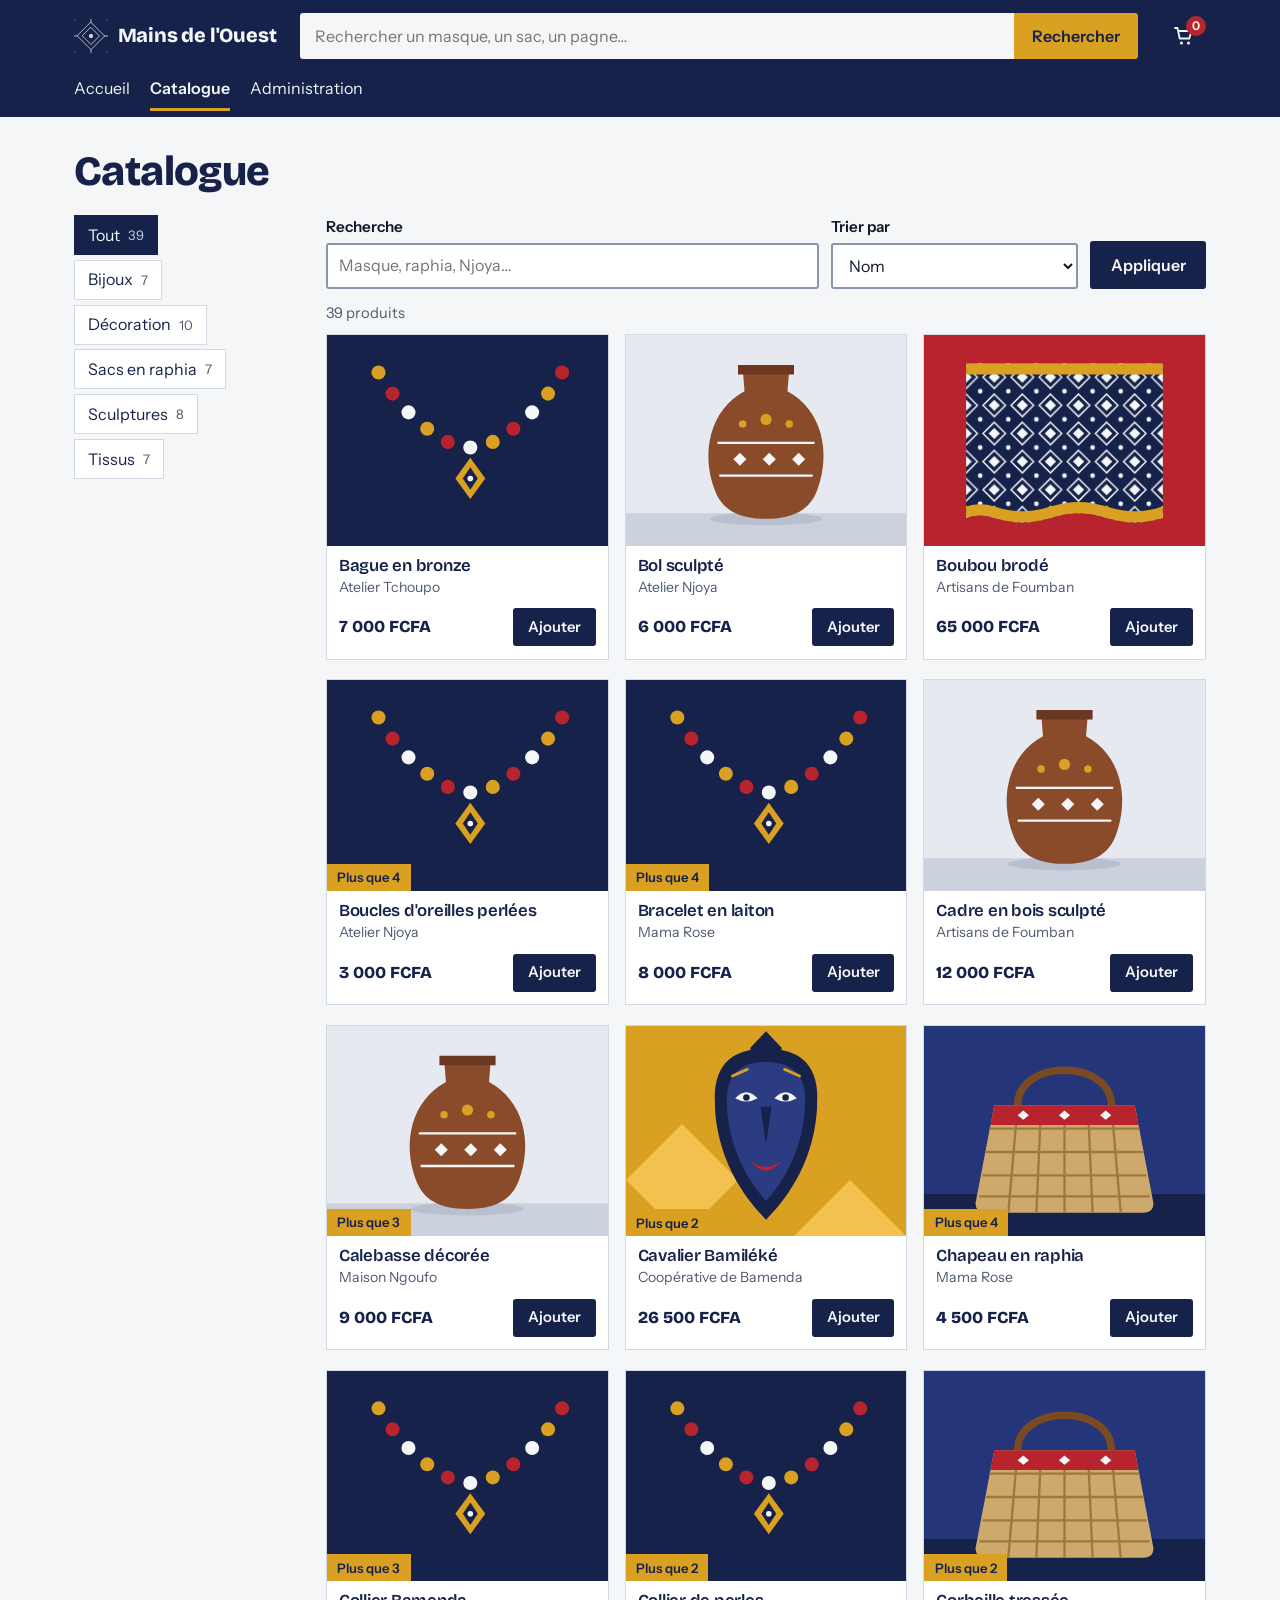
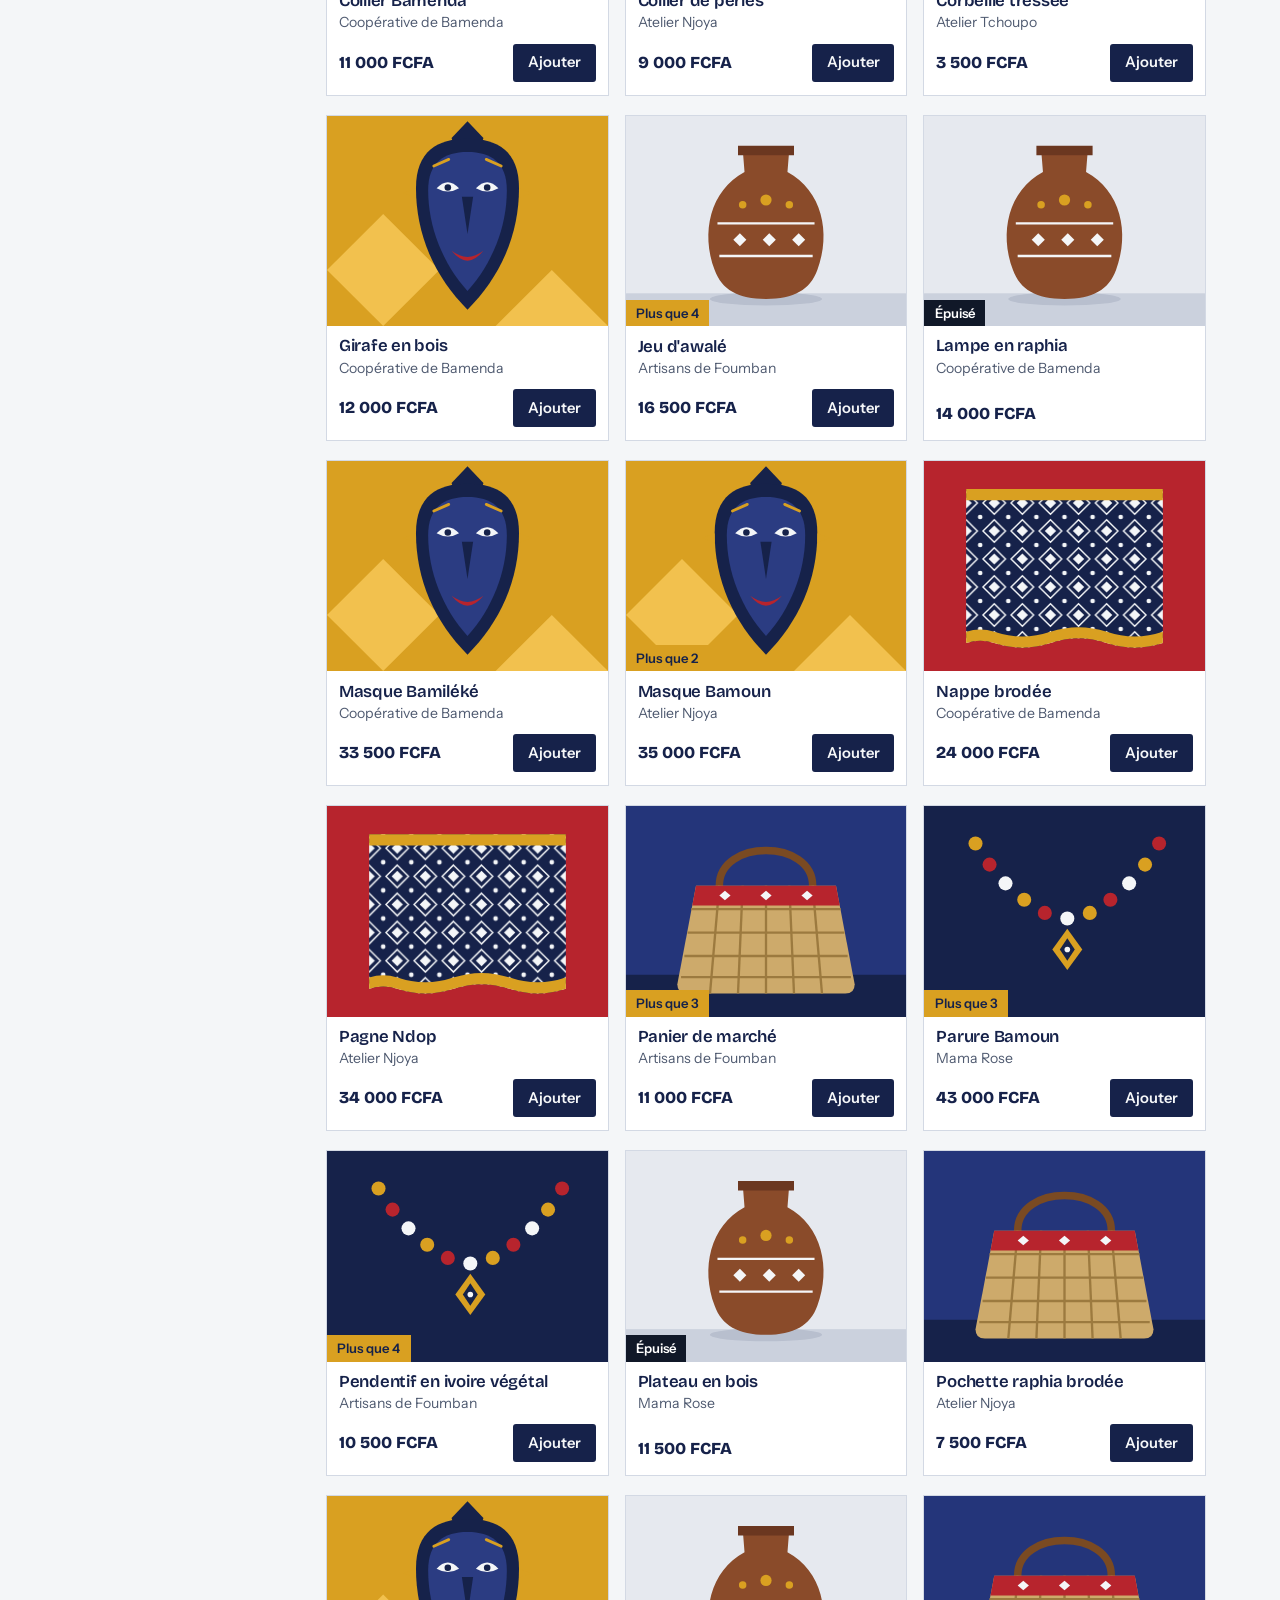
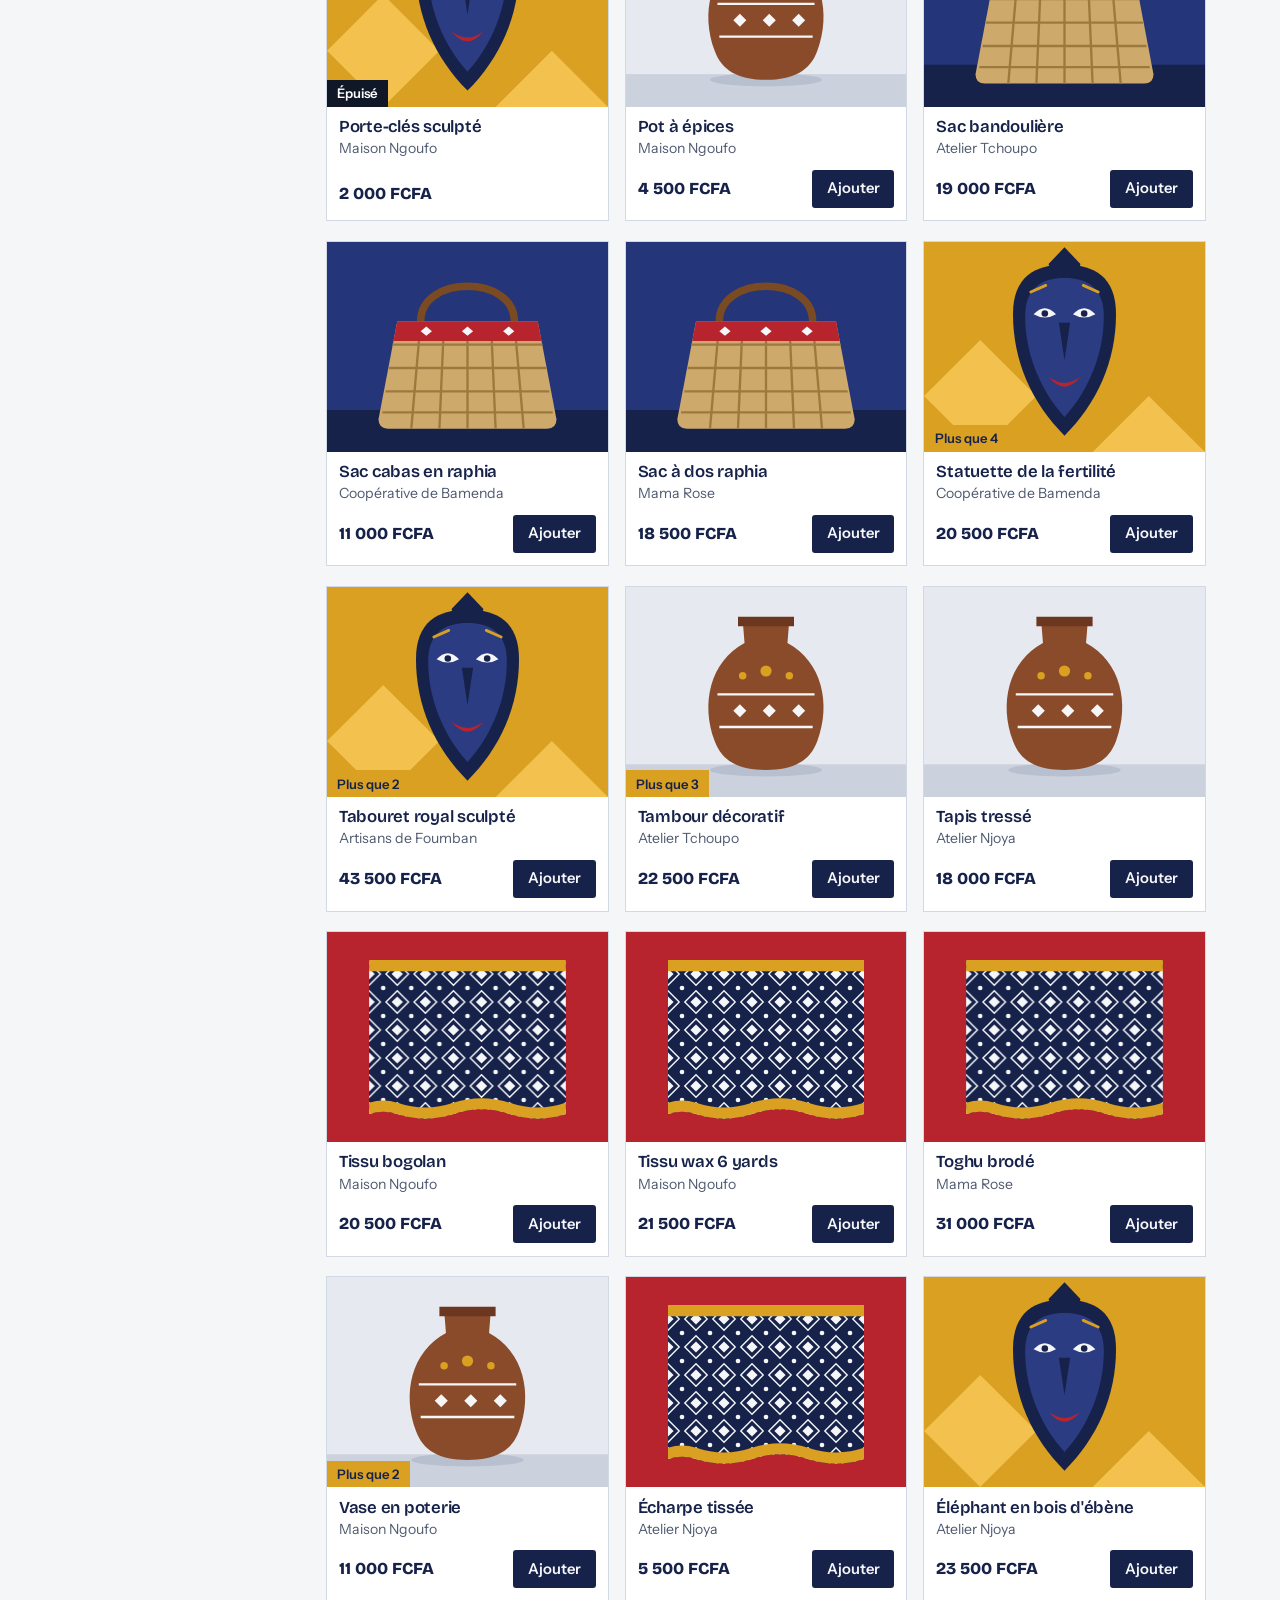
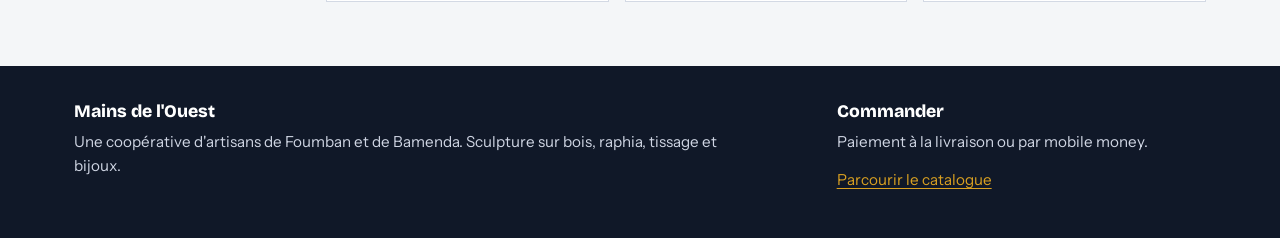
<file: BECKEN MAKOBI ANNE FERRIDA 24G01079/catalogue.html>
<!DOCTYPE html>
<html lang="fr">
<head>
  <meta charset="utf-8">
  <meta name="viewport" content="width=device-width, initial-scale=1">
  <meta name="description" content="Sculptures, sacs en raphia, tissus et bijoux faits main par les artisans de Foumban et de Bamenda.">
  <title>Catalogue – Mains de l'Ouest</title>
  <link rel="preconnect" href="https://fonts.googleapis.com">
  <link rel="preconnect" href="https://fonts.gstatic.com" crossorigin>
  <link rel="stylesheet" href="https://fonts.googleapis.com/css2?family=Bricolage+Grotesque:opsz,wght@12..96,600;12..96,800&family=Instrument+Sans:wght@400;600&display=swap">
  <link rel="stylesheet" href="static/css/style.css">
  <link rel="icon" href="static/images/motif.svg" type="image/svg+xml">
</head>
<body>
  <a class="lien-evitement" href="#contenu">Aller au contenu</a>
  <header class="entete">
    <div class="conteneur entete-grille">
      <a class="marque" href="index.html">
        <img src="static/images/motif.svg" alt="" width="34" height="34">
        <span>Mains de l'Ouest</span>
      </a>
      <form class="recherche" role="search" method="get" action="catalogue.html">
        <label class="sr-only" for="recherche-q">Rechercher un produit</label>
        <input type="search" id="recherche-q" name="q" placeholder="Rechercher un masque, un sac, un pagne…" value="">
        <button type="submit" class="recherche-bouton">Rechercher</button>
      </form>
      <a class="panier-lien" href="panier.html" aria-label="Voir le panier">
        <svg viewBox="0 0 24 24" width="24" height="24" aria-hidden="true"><path d="M3 4h2.5l2.2 10.5h9.6L19.5 7H7" fill="none" stroke="currentColor" stroke-width="1.8" stroke-linecap="round" stroke-linejoin="round"/><circle cx="9.5" cy="19" r="1.5" fill="currentColor"/><circle cx="16.5" cy="19" r="1.5" fill="currentColor"/></svg>
        <span class="panier-compteur" id="compteur-panier">0</span>
      </a>
      <nav class="navigation" aria-label="Navigation principale">
        <ul>
          <li><a href="index.html" >Accueil</a></li>
          <li><a href="catalogue.html" aria-current="page">Catalogue</a></li>
          
          <li><a href="admin_tableau.html">Administration</a></li>
          
        </ul>
      </nav>
    </div>
  </header>

  
    
  

  <main id="contenu">
    
<div class="conteneur bloc">
  <h1 class="titre-page">Catalogue</h1>
  <div class="catalogue-disposition">
    <aside aria-label="Catégories">
      <ul class="categories-liste">
        <li><a href="catalogue.html" aria-current="true">Tout <span>39</span></a></li>
        
        <li><a href="catalogue.html" >Bijoux <span>7</span></a></li>
        
        <li><a href="catalogue.html" >Décoration <span>10</span></a></li>
        
        <li><a href="catalogue.html" >Sacs en raphia <span>7</span></a></li>
        
        <li><a href="catalogue.html" >Sculptures <span>8</span></a></li>
        
        <li><a href="catalogue.html" >Tissus <span>7</span></a></li>
        
      </ul>
    </aside>

    <div>
      <form class="barre-outils" method="get" action="catalogue.html">
        
        <div class="champ">
          <label for="q">Recherche</label>
          <input type="search" id="q" name="q" value="" placeholder="Masque, raphia, Njoya…">
        </div>
        <div class="champ">
          <label for="tri">Trier par</label>
          <select id="tri" name="tri">
            <option value="">Nom</option>
            <option value="prix_asc" >Prix croissant</option>
            <option value="prix_desc" >Prix décroissant</option>
          </select>
        </div>
        <button class="bouton" type="submit">Appliquer</button>
      </form>

      <p class="compte-resultats">39 produits</p>
      
      <div class="grille-produits grille-produits-catalogue">
        <article class="carte">
  <a class="carte-image" href="produit.html" tabindex="-1" aria-hidden="true">
    <img src="static/images/bijou.svg" alt="" width="600" height="450" loading="lazy">
    
  </a>
  <div class="carte-corps">
    <h3><a href="produit.html">Bague en bronze</a></h3>
    <p class="carte-artisan">Atelier Tchoupo</p>
    <div class="carte-pied">
      <p class="prix">7 000 FCFA</p>
      
      <button type="button" class="bouton bouton-petit" data-ajout="22" aria-label="Ajouter Bague en bronze au panier">Ajouter</button>
      
    </div>
  </div>
</article><article class="carte">
  <a class="carte-image" href="produit.html" tabindex="-1" aria-hidden="true">
    <img src="static/images/deco.svg" alt="" width="600" height="450" loading="lazy">
    
  </a>
  <div class="carte-corps">
    <h3><a href="produit.html">Bol sculpté</a></h3>
    <p class="carte-artisan">Atelier Njoya</p>
    <div class="carte-pied">
      <p class="prix">6 000 FCFA</p>
      
      <button type="button" class="bouton bouton-petit" data-ajout="32" aria-label="Ajouter Bol sculpté au panier">Ajouter</button>
      
    </div>
  </div>
</article><article class="carte">
  <a class="carte-image" href="produit.html" tabindex="-1" aria-hidden="true">
    <img src="static/images/tissu.svg" alt="" width="600" height="450" loading="lazy">
    
  </a>
  <div class="carte-corps">
    <h3><a href="produit.html">Boubou brodé</a></h3>
    <p class="carte-artisan">Artisans de Foumban</p>
    <div class="carte-pied">
      <p class="prix">65 000 FCFA</p>
      
      <button type="button" class="bouton bouton-petit" data-ajout="17" aria-label="Ajouter Boubou brodé au panier">Ajouter</button>
      
    </div>
  </div>
</article><article class="carte">
  <a class="carte-image" href="produit.html" tabindex="-1" aria-hidden="true">
    <img src="static/images/bijou.svg" alt="" width="600" height="450" loading="lazy">
    <span class="pastille pastille-rare">Plus que 4</span>
  </a>
  <div class="carte-corps">
    <h3><a href="produit.html">Boucles d&#39;oreilles perlées</a></h3>
    <p class="carte-artisan">Atelier Njoya</p>
    <div class="carte-pied">
      <p class="prix">3 000 FCFA</p>
      
      <button type="button" class="bouton bouton-petit" data-ajout="21" aria-label="Ajouter Boucles d&#39;oreilles perlées au panier">Ajouter</button>
      
    </div>
  </div>
</article><article class="carte">
  <a class="carte-image" href="produit.html" tabindex="-1" aria-hidden="true">
    <img src="static/images/bijou.svg" alt="" width="600" height="450" loading="lazy">
    <span class="pastille pastille-rare">Plus que 4</span>
  </a>
  <div class="carte-corps">
    <h3><a href="produit.html">Bracelet en laiton</a></h3>
    <p class="carte-artisan">Mama Rose</p>
    <div class="carte-pied">
      <p class="prix">8 000 FCFA</p>
      
      <button type="button" class="bouton bouton-petit" data-ajout="20" aria-label="Ajouter Bracelet en laiton au panier">Ajouter</button>
      
    </div>
  </div>
</article><article class="carte">
  <a class="carte-image" href="produit.html" tabindex="-1" aria-hidden="true">
    <img src="static/images/deco.svg" alt="" width="600" height="450" loading="lazy">
    
  </a>
  <div class="carte-corps">
    <h3><a href="produit.html">Cadre en bois sculpté</a></h3>
    <p class="carte-artisan">Artisans de Foumban</p>
    <div class="carte-pied">
      <p class="prix">12 000 FCFA</p>
      
      <button type="button" class="bouton bouton-petit" data-ajout="28" aria-label="Ajouter Cadre en bois sculpté au panier">Ajouter</button>
      
    </div>
  </div>
</article><article class="carte">
  <a class="carte-image" href="produit.html" tabindex="-1" aria-hidden="true">
    <img src="static/images/deco.svg" alt="" width="600" height="450" loading="lazy">
    <span class="pastille pastille-rare">Plus que 3</span>
  </a>
  <div class="carte-corps">
    <h3><a href="produit.html">Calebasse décorée</a></h3>
    <p class="carte-artisan">Maison Ngoufo</p>
    <div class="carte-pied">
      <p class="prix">9 000 FCFA</p>
      
      <button type="button" class="bouton bouton-petit" data-ajout="26" aria-label="Ajouter Calebasse décorée au panier">Ajouter</button>
      
    </div>
  </div>
</article><article class="carte">
  <a class="carte-image" href="produit.html" tabindex="-1" aria-hidden="true">
    <img src="static/images/sculpture.svg" alt="" width="600" height="450" loading="lazy">
    <span class="pastille pastille-rare">Plus que 2</span>
  </a>
  <div class="carte-corps">
    <h3><a href="produit.html">Cavalier Bamiléké</a></h3>
    <p class="carte-artisan">Coopérative de Bamenda</p>
    <div class="carte-pied">
      <p class="prix">26 500 FCFA</p>
      
      <button type="button" class="bouton bouton-petit" data-ajout="5" aria-label="Ajouter Cavalier Bamiléké au panier">Ajouter</button>
      
    </div>
  </div>
</article><article class="carte">
  <a class="carte-image" href="produit.html" tabindex="-1" aria-hidden="true">
    <img src="static/images/raphia.svg" alt="" width="600" height="450" loading="lazy">
    <span class="pastille pastille-rare">Plus que 4</span>
  </a>
  <div class="carte-corps">
    <h3><a href="produit.html">Chapeau en raphia</a></h3>
    <p class="carte-artisan">Mama Rose</p>
    <div class="carte-pied">
      <p class="prix">4 500 FCFA</p>
      
      <button type="button" class="bouton bouton-petit" data-ajout="11" aria-label="Ajouter Chapeau en raphia au panier">Ajouter</button>
      
    </div>
  </div>
</article><article class="carte">
  <a class="carte-image" href="produit.html" tabindex="-1" aria-hidden="true">
    <img src="static/images/bijou.svg" alt="" width="600" height="450" loading="lazy">
    <span class="pastille pastille-rare">Plus que 3</span>
  </a>
  <div class="carte-corps">
    <h3><a href="produit.html">Collier Bamenda</a></h3>
    <p class="carte-artisan">Coopérative de Bamenda</p>
    <div class="carte-pied">
      <p class="prix">11 000 FCFA</p>
      
      <button type="button" class="bouton bouton-petit" data-ajout="36" aria-label="Ajouter Collier Bamenda au panier">Ajouter</button>
      
    </div>
  </div>
</article><article class="carte">
  <a class="carte-image" href="produit.html" tabindex="-1" aria-hidden="true">
    <img src="static/images/bijou.svg" alt="" width="600" height="450" loading="lazy">
    <span class="pastille pastille-rare">Plus que 2</span>
  </a>
  <div class="carte-corps">
    <h3><a href="produit.html">Collier de perles</a></h3>
    <p class="carte-artisan">Atelier Njoya</p>
    <div class="carte-pied">
      <p class="prix">9 000 FCFA</p>
      
      <button type="button" class="bouton bouton-petit" data-ajout="19" aria-label="Ajouter Collier de perles au panier">Ajouter</button>
      
    </div>
  </div>
</article><article class="carte">
  <a class="carte-image" href="produit.html" tabindex="-1" aria-hidden="true">
    <img src="static/images/raphia.svg" alt="" width="600" height="450" loading="lazy">
    <span class="pastille pastille-rare">Plus que 2</span>
  </a>
  <div class="carte-corps">
    <h3><a href="produit.html">Corbeille tressée</a></h3>
    <p class="carte-artisan">Atelier Tchoupo</p>
    <div class="carte-pied">
      <p class="prix">3 500 FCFA</p>
      
      <button type="button" class="bouton bouton-petit" data-ajout="12" aria-label="Ajouter Corbeille tressée au panier">Ajouter</button>
      
    </div>
  </div>
</article><article class="carte">
  <a class="carte-image" href="produit.html" tabindex="-1" aria-hidden="true">
    <img src="static/images/sculpture.svg" alt="" width="600" height="450" loading="lazy">
    
  </a>
  <div class="carte-corps">
    <h3><a href="produit.html">Girafe en bois</a></h3>
    <p class="carte-artisan">Coopérative de Bamenda</p>
    <div class="carte-pied">
      <p class="prix">12 000 FCFA</p>
      
      <button type="button" class="bouton bouton-petit" data-ajout="38" aria-label="Ajouter Girafe en bois au panier">Ajouter</button>
      
    </div>
  </div>
</article><article class="carte">
  <a class="carte-image" href="produit.html" tabindex="-1" aria-hidden="true">
    <img src="static/images/deco.svg" alt="" width="600" height="450" loading="lazy">
    <span class="pastille pastille-rare">Plus que 4</span>
  </a>
  <div class="carte-corps">
    <h3><a href="produit.html">Jeu d&#39;awalé</a></h3>
    <p class="carte-artisan">Artisans de Foumban</p>
    <div class="carte-pied">
      <p class="prix">16 500 FCFA</p>
      
      <button type="button" class="bouton bouton-petit" data-ajout="29" aria-label="Ajouter Jeu d&#39;awalé au panier">Ajouter</button>
      
    </div>
  </div>
</article><article class="carte">
  <a class="carte-image" href="produit.html" tabindex="-1" aria-hidden="true">
    <img src="static/images/deco.svg" alt="" width="600" height="450" loading="lazy">
    <span class="pastille pastille-vide">Épuisé</span>
    
  </a>
  <div class="carte-corps">
    <h3><a href="produit.html">Lampe en raphia</a></h3>
    <p class="carte-artisan">Coopérative de Bamenda</p>
    <div class="carte-pied">
      <p class="prix">14 000 FCFA</p>
      
    </div>
  </div>
</article><article class="carte">
  <a class="carte-image" href="produit.html" tabindex="-1" aria-hidden="true">
    <img src="static/images/sculpture.svg" alt="" width="600" height="450" loading="lazy">
    
  </a>
  <div class="carte-corps">
    <h3><a href="produit.html">Masque Bamiléké</a></h3>
    <p class="carte-artisan">Coopérative de Bamenda</p>
    <div class="carte-pied">
      <p class="prix">33 500 FCFA</p>
      
      <button type="button" class="bouton bouton-petit" data-ajout="33" aria-label="Ajouter Masque Bamiléké au panier">Ajouter</button>
      
    </div>
  </div>
</article><article class="carte">
  <a class="carte-image" href="produit.html" tabindex="-1" aria-hidden="true">
    <img src="static/images/sculpture.svg" alt="" width="600" height="450" loading="lazy">
    <span class="pastille pastille-rare">Plus que 2</span>
  </a>
  <div class="carte-corps">
    <h3><a href="produit.html">Masque Bamoun</a></h3>
    <p class="carte-artisan">Atelier Njoya</p>
    <div class="carte-pied">
      <p class="prix">35 000 FCFA</p>
      
      <button type="button" class="bouton bouton-petit" data-ajout="1" aria-label="Ajouter Masque Bamoun au panier">Ajouter</button>
      
    </div>
  </div>
</article><article class="carte">
  <a class="carte-image" href="produit.html" tabindex="-1" aria-hidden="true">
    <img src="static/images/tissu.svg" alt="" width="600" height="450" loading="lazy">
    
  </a>
  <div class="carte-corps">
    <h3><a href="produit.html">Nappe brodée</a></h3>
    <p class="carte-artisan">Coopérative de Bamenda</p>
    <div class="carte-pied">
      <p class="prix">24 000 FCFA</p>
      
      <button type="button" class="bouton bouton-petit" data-ajout="35" aria-label="Ajouter Nappe brodée au panier">Ajouter</button>
      
    </div>
  </div>
</article><article class="carte">
  <a class="carte-image" href="produit.html" tabindex="-1" aria-hidden="true">
    <img src="static/images/tissu.svg" alt="" width="600" height="450" loading="lazy">
    
  </a>
  <div class="carte-corps">
    <h3><a href="produit.html">Pagne Ndop</a></h3>
    <p class="carte-artisan">Atelier Njoya</p>
    <div class="carte-pied">
      <p class="prix">34 000 FCFA</p>
      
      <button type="button" class="bouton bouton-petit" data-ajout="14" aria-label="Ajouter Pagne Ndop au panier">Ajouter</button>
      
    </div>
  </div>
</article><article class="carte">
  <a class="carte-image" href="produit.html" tabindex="-1" aria-hidden="true">
    <img src="static/images/raphia.svg" alt="" width="600" height="450" loading="lazy">
    <span class="pastille pastille-rare">Plus que 3</span>
  </a>
  <div class="carte-corps">
    <h3><a href="produit.html">Panier de marché</a></h3>
    <p class="carte-artisan">Artisans de Foumban</p>
    <div class="carte-pied">
      <p class="prix">11 000 FCFA</p>
      
      <button type="button" class="bouton bouton-petit" data-ajout="9" aria-label="Ajouter Panier de marché au panier">Ajouter</button>
      
    </div>
  </div>
</article><article class="carte">
  <a class="carte-image" href="produit.html" tabindex="-1" aria-hidden="true">
    <img src="static/images/bijou.svg" alt="" width="600" height="450" loading="lazy">
    <span class="pastille pastille-rare">Plus que 3</span>
  </a>
  <div class="carte-corps">
    <h3><a href="produit.html">Parure Bamoun</a></h3>
    <p class="carte-artisan">Mama Rose</p>
    <div class="carte-pied">
      <p class="prix">43 000 FCFA</p>
      
      <button type="button" class="bouton bouton-petit" data-ajout="23" aria-label="Ajouter Parure Bamoun au panier">Ajouter</button>
      
    </div>
  </div>
</article><article class="carte">
  <a class="carte-image" href="produit.html" tabindex="-1" aria-hidden="true">
    <img src="static/images/bijou.svg" alt="" width="600" height="450" loading="lazy">
    <span class="pastille pastille-rare">Plus que 4</span>
  </a>
  <div class="carte-corps">
    <h3><a href="produit.html">Pendentif en ivoire végétal</a></h3>
    <p class="carte-artisan">Artisans de Foumban</p>
    <div class="carte-pied">
      <p class="prix">10 500 FCFA</p>
      
      <button type="button" class="bouton bouton-petit" data-ajout="24" aria-label="Ajouter Pendentif en ivoire végétal au panier">Ajouter</button>
      
    </div>
  </div>
</article><article class="carte">
  <a class="carte-image" href="produit.html" tabindex="-1" aria-hidden="true">
    <img src="static/images/deco.svg" alt="" width="600" height="450" loading="lazy">
    <span class="pastille pastille-vide">Épuisé</span>
    
  </a>
  <div class="carte-corps">
    <h3><a href="produit.html">Plateau en bois</a></h3>
    <p class="carte-artisan">Mama Rose</p>
    <div class="carte-pied">
      <p class="prix">11 500 FCFA</p>
      
    </div>
  </div>
</article><article class="carte">
  <a class="carte-image" href="produit.html" tabindex="-1" aria-hidden="true">
    <img src="static/images/raphia.svg" alt="" width="600" height="450" loading="lazy">
    
  </a>
  <div class="carte-corps">
    <h3><a href="produit.html">Pochette raphia brodée</a></h3>
    <p class="carte-artisan">Atelier Njoya</p>
    <div class="carte-pied">
      <p class="prix">7 500 FCFA</p>
      
      <button type="button" class="bouton bouton-petit" data-ajout="8" aria-label="Ajouter Pochette raphia brodée au panier">Ajouter</button>
      
    </div>
  </div>
</article><article class="carte">
  <a class="carte-image" href="produit.html" tabindex="-1" aria-hidden="true">
    <img src="static/images/sculpture.svg" alt="" width="600" height="450" loading="lazy">
    <span class="pastille pastille-vide">Épuisé</span>
    
  </a>
  <div class="carte-corps">
    <h3><a href="produit.html">Porte-clés sculpté</a></h3>
    <p class="carte-artisan">Maison Ngoufo</p>
    <div class="carte-pied">
      <p class="prix">2 000 FCFA</p>
      
    </div>
  </div>
</article><article class="carte">
  <a class="carte-image" href="produit.html" tabindex="-1" aria-hidden="true">
    <img src="static/images/deco.svg" alt="" width="600" height="450" loading="lazy">
    
  </a>
  <div class="carte-corps">
    <h3><a href="produit.html">Pot à épices</a></h3>
    <p class="carte-artisan">Maison Ngoufo</p>
    <div class="carte-pied">
      <p class="prix">4 500 FCFA</p>
      
      <button type="button" class="bouton bouton-petit" data-ajout="37" aria-label="Ajouter Pot à épices au panier">Ajouter</button>
      
    </div>
  </div>
</article><article class="carte">
  <a class="carte-image" href="produit.html" tabindex="-1" aria-hidden="true">
    <img src="static/images/raphia.svg" alt="" width="600" height="450" loading="lazy">
    
  </a>
  <div class="carte-corps">
    <h3><a href="produit.html">Sac bandoulière</a></h3>
    <p class="carte-artisan">Atelier Tchoupo</p>
    <div class="carte-pied">
      <p class="prix">19 000 FCFA</p>
      
      <button type="button" class="bouton bouton-petit" data-ajout="34" aria-label="Ajouter Sac bandoulière au panier">Ajouter</button>
      
    </div>
  </div>
</article><article class="carte">
  <a class="carte-image" href="produit.html" tabindex="-1" aria-hidden="true">
    <img src="static/images/raphia.svg" alt="" width="600" height="450" loading="lazy">
    
  </a>
  <div class="carte-corps">
    <h3><a href="produit.html">Sac cabas en raphia</a></h3>
    <p class="carte-artisan">Coopérative de Bamenda</p>
    <div class="carte-pied">
      <p class="prix">11 000 FCFA</p>
      
      <button type="button" class="bouton bouton-petit" data-ajout="7" aria-label="Ajouter Sac cabas en raphia au panier">Ajouter</button>
      
    </div>
  </div>
</article><article class="carte">
  <a class="carte-image" href="produit.html" tabindex="-1" aria-hidden="true">
    <img src="static/images/raphia.svg" alt="" width="600" height="450" loading="lazy">
    
  </a>
  <div class="carte-corps">
    <h3><a href="produit.html">Sac à dos raphia</a></h3>
    <p class="carte-artisan">Mama Rose</p>
    <div class="carte-pied">
      <p class="prix">18 500 FCFA</p>
      
      <button type="button" class="bouton bouton-petit" data-ajout="10" aria-label="Ajouter Sac à dos raphia au panier">Ajouter</button>
      
    </div>
  </div>
</article><article class="carte">
  <a class="carte-image" href="produit.html" tabindex="-1" aria-hidden="true">
    <img src="static/images/sculpture.svg" alt="" width="600" height="450" loading="lazy">
    <span class="pastille pastille-rare">Plus que 4</span>
  </a>
  <div class="carte-corps">
    <h3><a href="produit.html">Statuette de la fertilité</a></h3>
    <p class="carte-artisan">Coopérative de Bamenda</p>
    <div class="carte-pied">
      <p class="prix">20 500 FCFA</p>
      
      <button type="button" class="bouton bouton-petit" data-ajout="2" aria-label="Ajouter Statuette de la fertilité au panier">Ajouter</button>
      
    </div>
  </div>
</article><article class="carte">
  <a class="carte-image" href="produit.html" tabindex="-1" aria-hidden="true">
    <img src="static/images/sculpture.svg" alt="" width="600" height="450" loading="lazy">
    <span class="pastille pastille-rare">Plus que 2</span>
  </a>
  <div class="carte-corps">
    <h3><a href="produit.html">Tabouret royal sculpté</a></h3>
    <p class="carte-artisan">Artisans de Foumban</p>
    <div class="carte-pied">
      <p class="prix">43 500 FCFA</p>
      
      <button type="button" class="bouton bouton-petit" data-ajout="3" aria-label="Ajouter Tabouret royal sculpté au panier">Ajouter</button>
      
    </div>
  </div>
</article><article class="carte">
  <a class="carte-image" href="produit.html" tabindex="-1" aria-hidden="true">
    <img src="static/images/deco.svg" alt="" width="600" height="450" loading="lazy">
    <span class="pastille pastille-rare">Plus que 3</span>
  </a>
  <div class="carte-corps">
    <h3><a href="produit.html">Tambour décoratif</a></h3>
    <p class="carte-artisan">Atelier Tchoupo</p>
    <div class="carte-pied">
      <p class="prix">22 500 FCFA</p>
      
      <button type="button" class="bouton bouton-petit" data-ajout="27" aria-label="Ajouter Tambour décoratif au panier">Ajouter</button>
      
    </div>
  </div>
</article><article class="carte">
  <a class="carte-image" href="produit.html" tabindex="-1" aria-hidden="true">
    <img src="static/images/deco.svg" alt="" width="600" height="450" loading="lazy">
    
  </a>
  <div class="carte-corps">
    <h3><a href="produit.html">Tapis tressé</a></h3>
    <p class="carte-artisan">Atelier Njoya</p>
    <div class="carte-pied">
      <p class="prix">18 000 FCFA</p>
      
      <button type="button" class="bouton bouton-petit" data-ajout="39" aria-label="Ajouter Tapis tressé au panier">Ajouter</button>
      
    </div>
  </div>
</article><article class="carte">
  <a class="carte-image" href="produit.html" tabindex="-1" aria-hidden="true">
    <img src="static/images/tissu.svg" alt="" width="600" height="450" loading="lazy">
    
  </a>
  <div class="carte-corps">
    <h3><a href="produit.html">Tissu bogolan</a></h3>
    <p class="carte-artisan">Maison Ngoufo</p>
    <div class="carte-pied">
      <p class="prix">20 500 FCFA</p>
      
      <button type="button" class="bouton bouton-petit" data-ajout="15" aria-label="Ajouter Tissu bogolan au panier">Ajouter</button>
      
    </div>
  </div>
</article><article class="carte">
  <a class="carte-image" href="produit.html" tabindex="-1" aria-hidden="true">
    <img src="static/images/tissu.svg" alt="" width="600" height="450" loading="lazy">
    
  </a>
  <div class="carte-corps">
    <h3><a href="produit.html">Tissu wax 6 yards</a></h3>
    <p class="carte-artisan">Maison Ngoufo</p>
    <div class="carte-pied">
      <p class="prix">21 500 FCFA</p>
      
      <button type="button" class="bouton bouton-petit" data-ajout="18" aria-label="Ajouter Tissu wax 6 yards au panier">Ajouter</button>
      
    </div>
  </div>
</article><article class="carte">
  <a class="carte-image" href="produit.html" tabindex="-1" aria-hidden="true">
    <img src="static/images/tissu.svg" alt="" width="600" height="450" loading="lazy">
    
  </a>
  <div class="carte-corps">
    <h3><a href="produit.html">Toghu brodé</a></h3>
    <p class="carte-artisan">Mama Rose</p>
    <div class="carte-pied">
      <p class="prix">31 000 FCFA</p>
      
      <button type="button" class="bouton bouton-petit" data-ajout="13" aria-label="Ajouter Toghu brodé au panier">Ajouter</button>
      
    </div>
  </div>
</article><article class="carte">
  <a class="carte-image" href="produit.html" tabindex="-1" aria-hidden="true">
    <img src="static/images/deco.svg" alt="" width="600" height="450" loading="lazy">
    <span class="pastille pastille-rare">Plus que 2</span>
  </a>
  <div class="carte-corps">
    <h3><a href="produit.html">Vase en poterie</a></h3>
    <p class="carte-artisan">Maison Ngoufo</p>
    <div class="carte-pied">
      <p class="prix">11 000 FCFA</p>
      
      <button type="button" class="bouton bouton-petit" data-ajout="25" aria-label="Ajouter Vase en poterie au panier">Ajouter</button>
      
    </div>
  </div>
</article><article class="carte">
  <a class="carte-image" href="produit.html" tabindex="-1" aria-hidden="true">
    <img src="static/images/tissu.svg" alt="" width="600" height="450" loading="lazy">
    
  </a>
  <div class="carte-corps">
    <h3><a href="produit.html">Écharpe tissée</a></h3>
    <p class="carte-artisan">Atelier Njoya</p>
    <div class="carte-pied">
      <p class="prix">5 500 FCFA</p>
      
      <button type="button" class="bouton bouton-petit" data-ajout="16" aria-label="Ajouter Écharpe tissée au panier">Ajouter</button>
      
    </div>
  </div>
</article><article class="carte">
  <a class="carte-image" href="produit.html" tabindex="-1" aria-hidden="true">
    <img src="static/images/sculpture.svg" alt="" width="600" height="450" loading="lazy">
    
  </a>
  <div class="carte-corps">
    <h3><a href="produit.html">Éléphant en bois d&#39;ébène</a></h3>
    <p class="carte-artisan">Atelier Njoya</p>
    <div class="carte-pied">
      <p class="prix">23 500 FCFA</p>
      
      <button type="button" class="bouton bouton-petit" data-ajout="4" aria-label="Ajouter Éléphant en bois d&#39;ébène au panier">Ajouter</button>
      
    </div>
  </div>
</article>
      </div>
      
    </div>
  </div>
</div>

  </main>

  <footer class="pied">
    <div class="conteneur pied-grille">
      <div>
        <p class="pied-titre">Mains de l'Ouest</p>
        <p>Une coopérative d'artisans de Foumban et de Bamenda. Sculpture sur bois, raphia, tissage et bijoux.</p>
      </div>
      <div>
        <p class="pied-titre">Commander</p>
        <p>Paiement à la livraison ou par mobile money.</p>
        <p><a href="catalogue.html">Parcourir le catalogue</a></p>
      </div>
    </div>
  </footer>

  <div class="toast" id="toast" role="status" aria-live="polite" hidden>
    <span id="toast-texte"></span>
    <a href="panier.html">Voir le panier</a>
  </div>

  <script src="static/js/panier.js"></script>
  
</body>
</html>
</file>
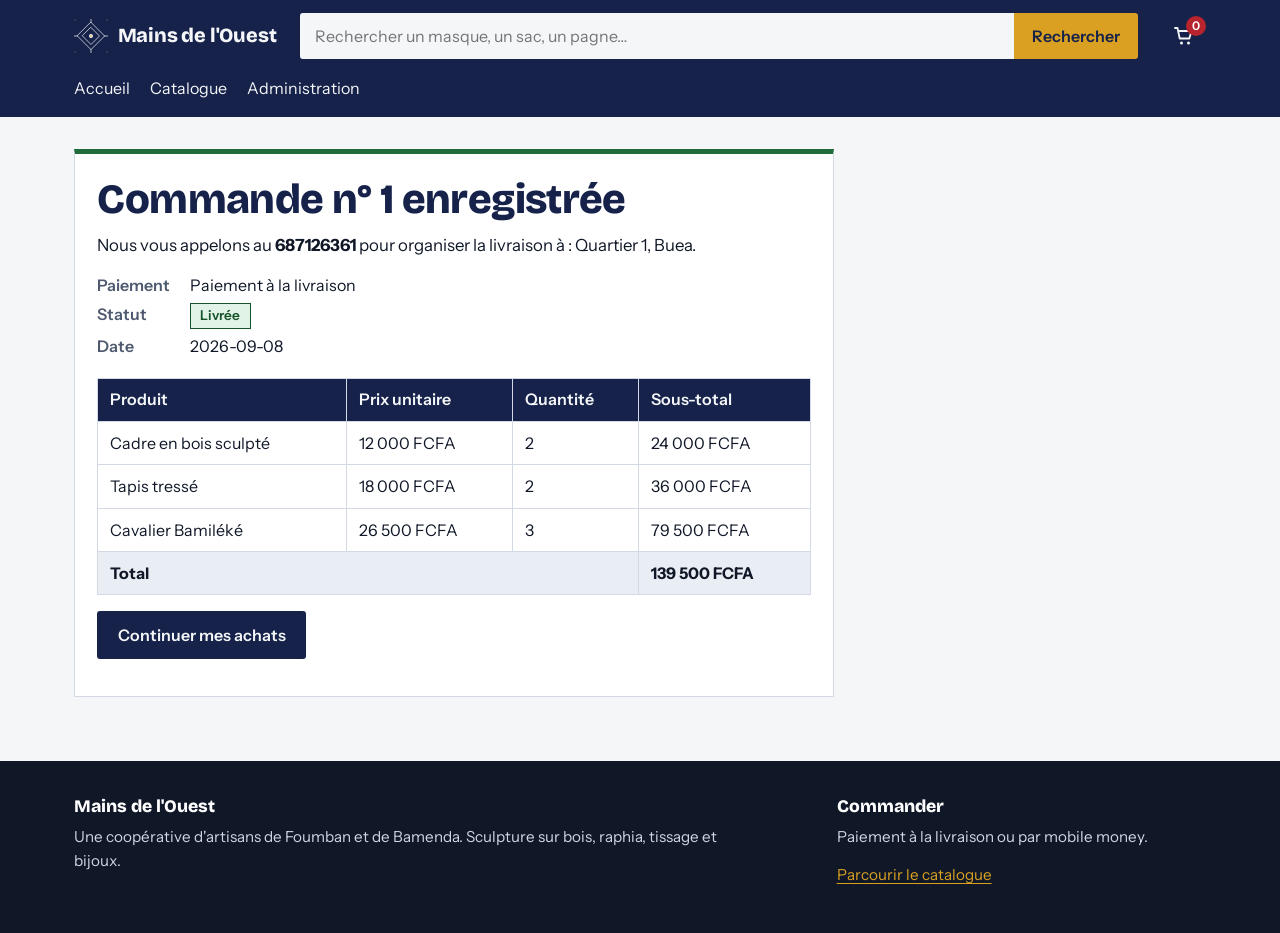
<file: BECKEN MAKOBI ANNE FERRIDA 24G01079/confirmation.html>
<!DOCTYPE html>
<html lang="fr">
<head>
  <meta charset="utf-8">
  <meta name="viewport" content="width=device-width, initial-scale=1">
  <meta name="description" content="Sculptures, sacs en raphia, tissus et bijoux faits main par les artisans de Foumban et de Bamenda.">
  <title>Commande confirmée – Mains de l'Ouest</title>
  <link rel="preconnect" href="https://fonts.googleapis.com">
  <link rel="preconnect" href="https://fonts.gstatic.com" crossorigin>
  <link rel="stylesheet" href="https://fonts.googleapis.com/css2?family=Bricolage+Grotesque:opsz,wght@12..96,600;12..96,800&family=Instrument+Sans:wght@400;600&display=swap">
  <link rel="stylesheet" href="static/css/style.css">
  <link rel="icon" href="static/images/motif.svg" type="image/svg+xml">
</head>
<body>
  <a class="lien-evitement" href="#contenu">Aller au contenu</a>
  <header class="entete">
    <div class="conteneur entete-grille">
      <a class="marque" href="index.html">
        <img src="static/images/motif.svg" alt="" width="34" height="34">
        <span>Mains de l'Ouest</span>
      </a>
      <form class="recherche" role="search" method="get" action="catalogue.html">
        <label class="sr-only" for="recherche-q">Rechercher un produit</label>
        <input type="search" id="recherche-q" name="q" placeholder="Rechercher un masque, un sac, un pagne…" value="">
        <button type="submit" class="recherche-bouton">Rechercher</button>
      </form>
      <a class="panier-lien" href="panier.html" aria-label="Voir le panier">
        <svg viewBox="0 0 24 24" width="24" height="24" aria-hidden="true"><path d="M3 4h2.5l2.2 10.5h9.6L19.5 7H7" fill="none" stroke="currentColor" stroke-width="1.8" stroke-linecap="round" stroke-linejoin="round"/><circle cx="9.5" cy="19" r="1.5" fill="currentColor"/><circle cx="16.5" cy="19" r="1.5" fill="currentColor"/></svg>
        <span class="panier-compteur" id="compteur-panier">0</span>
      </a>
      <nav class="navigation" aria-label="Navigation principale">
        <ul>
          <li><a href="index.html" >Accueil</a></li>
          <li><a href="catalogue.html" >Catalogue</a></li>
          
          <li><a href="admin_tableau.html">Administration</a></li>
          
        </ul>
      </nav>
    </div>
  </header>

  
    
  

  <main id="contenu">
    
<div class="conteneur bloc" >
  <section class="confirmation">
    <h1>Commande n° 1 enregistrée</h1>
    <p class="confirmation-texte">Nous vous appelons au <strong>687126361</strong> pour organiser la livraison à : Quartier 1, Buea.</p>
    <dl class="infos">
      <dt>Paiement</dt><dd>Paiement à la livraison</dd>
      <dt>Statut</dt><dd><span class="badge badge-livree">Livrée</span></dd>
      <dt>Date</dt><dd>2026-09-08</dd>
    </dl>
    <div class="tableau-defilant">
      <table>
        <thead><tr><th scope="col">Produit</th><th scope="col">Prix unitaire</th><th scope="col">Quantité</th><th scope="col">Sous-total</th></tr></thead>
        <tbody>
          
          <tr><td>Cadre en bois sculpté</td><td>12 000 FCFA</td><td>2</td><td>24 000 FCFA</td></tr>
          
          <tr><td>Tapis tressé</td><td>18 000 FCFA</td><td>2</td><td>36 000 FCFA</td></tr>
          
          <tr><td>Cavalier Bamiléké</td><td>26 500 FCFA</td><td>3</td><td>79 500 FCFA</td></tr>
          
        </tbody>
        <tfoot><tr><th scope="row" colspan="3">Total</th><td>139 500 FCFA</td></tr></tfoot>
      </table>
    </div>
    <p><a class="bouton" href="catalogue.html">Continuer mes achats</a></p>
  </section>
</div>

  </main>

  <footer class="pied">
    <div class="conteneur pied-grille">
      <div>
        <p class="pied-titre">Mains de l'Ouest</p>
        <p>Une coopérative d'artisans de Foumban et de Bamenda. Sculpture sur bois, raphia, tissage et bijoux.</p>
      </div>
      <div>
        <p class="pied-titre">Commander</p>
        <p>Paiement à la livraison ou par mobile money.</p>
        <p><a href="catalogue.html">Parcourir le catalogue</a></p>
      </div>
    </div>
  </footer>

  <div class="toast" id="toast" role="status" aria-live="polite" hidden>
    <span id="toast-texte"></span>
    <a href="panier.html">Voir le panier</a>
  </div>

  <script src="static/js/panier.js"></script>
  
</body>
</html>
</file>
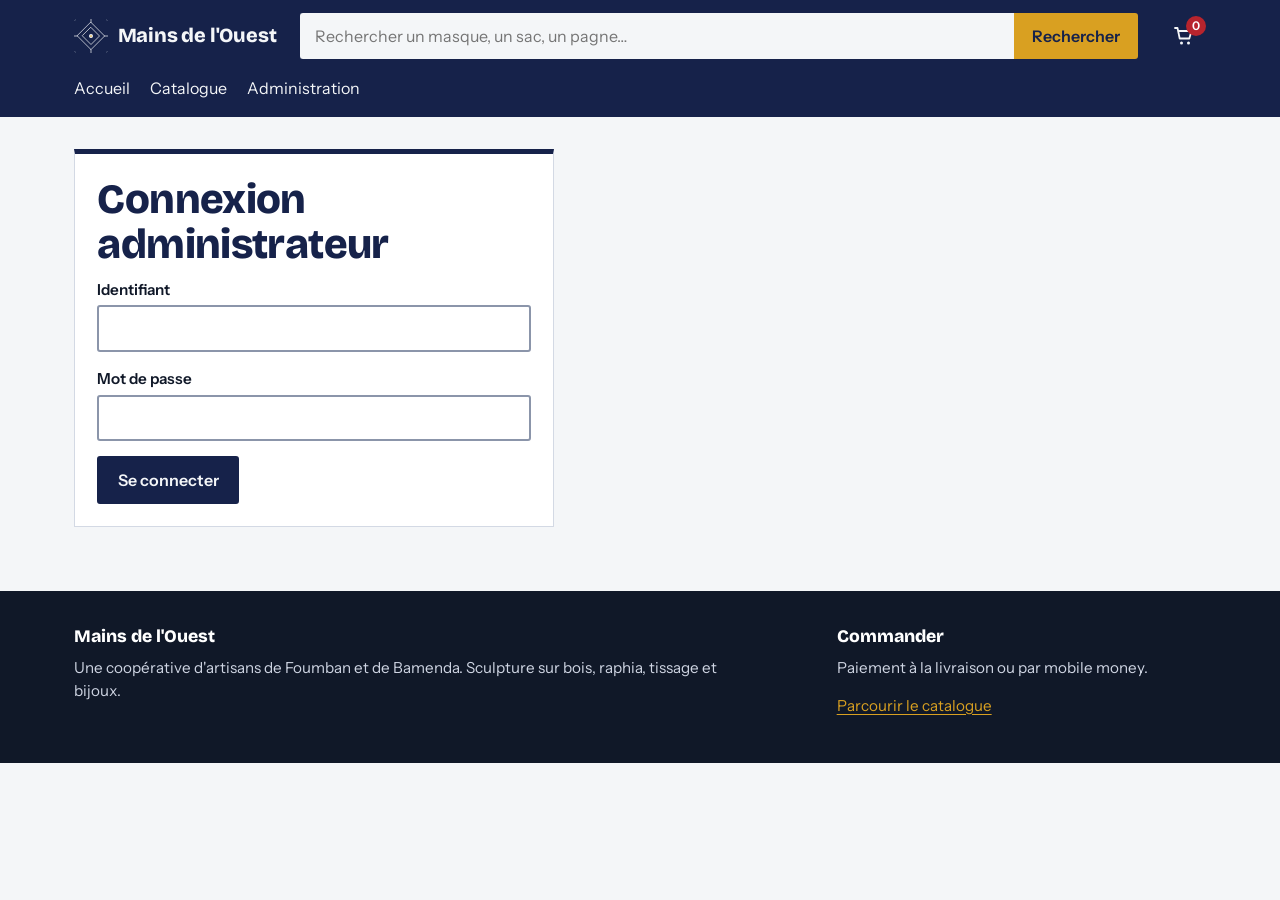
<file: BECKEN MAKOBI ANNE FERRIDA 24G01079/connexion.html>
<!DOCTYPE html>
<html lang="fr">
<head>
  <meta charset="utf-8">
  <meta name="viewport" content="width=device-width, initial-scale=1">
  <meta name="description" content="Sculptures, sacs en raphia, tissus et bijoux faits main par les artisans de Foumban et de Bamenda.">
  <title>Connexion administrateur – Mains de l'Ouest</title>
  <link rel="preconnect" href="https://fonts.googleapis.com">
  <link rel="preconnect" href="https://fonts.gstatic.com" crossorigin>
  <link rel="stylesheet" href="https://fonts.googleapis.com/css2?family=Bricolage+Grotesque:opsz,wght@12..96,600;12..96,800&family=Instrument+Sans:wght@400;600&display=swap">
  <link rel="stylesheet" href="static/css/style.css">
  <link rel="icon" href="static/images/motif.svg" type="image/svg+xml">
</head>
<body>
  <a class="lien-evitement" href="#contenu">Aller au contenu</a>
  <header class="entete">
    <div class="conteneur entete-grille">
      <a class="marque" href="index.html">
        <img src="static/images/motif.svg" alt="" width="34" height="34">
        <span>Mains de l'Ouest</span>
      </a>
      <form class="recherche" role="search" method="get" action="catalogue.html">
        <label class="sr-only" for="recherche-q">Rechercher un produit</label>
        <input type="search" id="recherche-q" name="q" placeholder="Rechercher un masque, un sac, un pagne…" value="">
        <button type="submit" class="recherche-bouton">Rechercher</button>
      </form>
      <a class="panier-lien" href="panier.html" aria-label="Voir le panier">
        <svg viewBox="0 0 24 24" width="24" height="24" aria-hidden="true"><path d="M3 4h2.5l2.2 10.5h9.6L19.5 7H7" fill="none" stroke="currentColor" stroke-width="1.8" stroke-linecap="round" stroke-linejoin="round"/><circle cx="9.5" cy="19" r="1.5" fill="currentColor"/><circle cx="16.5" cy="19" r="1.5" fill="currentColor"/></svg>
        <span class="panier-compteur" id="compteur-panier">0</span>
      </a>
      <nav class="navigation" aria-label="Navigation principale">
        <ul>
          <li><a href="index.html" >Accueil</a></li>
          <li><a href="catalogue.html" >Catalogue</a></li>
          
          <li><a href="admin_tableau.html">Administration</a></li>
          
        </ul>
      </nav>
    </div>
  </header>

  
    
  

  <main id="contenu">
    
<div class="conteneur bloc">
<section class="formulaire-etroit">
  <h1>Connexion administrateur</h1>
  <form method="post" novalidate id="form-connexion">
    <input type="hidden" name="csrf" value="9d49031d94c4a39bd7192099fe2e73ac">
    <div class="champ">
      <label for="login">Identifiant</label>
      <input type="text" id="login" name="login" required autocomplete="username">
    </div>
    <div class="champ">
      <label for="mot_de_passe">Mot de passe</label>
      <input type="password" id="mot_de_passe" name="mot_de_passe" required autocomplete="current-password">
    </div>
    <button class="bouton" type="submit">Se connecter</button>
  </form>
</section>
</div>

  </main>

  <footer class="pied">
    <div class="conteneur pied-grille">
      <div>
        <p class="pied-titre">Mains de l'Ouest</p>
        <p>Une coopérative d'artisans de Foumban et de Bamenda. Sculpture sur bois, raphia, tissage et bijoux.</p>
      </div>
      <div>
        <p class="pied-titre">Commander</p>
        <p>Paiement à la livraison ou par mobile money.</p>
        <p><a href="catalogue.html">Parcourir le catalogue</a></p>
      </div>
    </div>
  </footer>

  <div class="toast" id="toast" role="status" aria-live="polite" hidden>
    <span id="toast-texte"></span>
    <a href="panier.html">Voir le panier</a>
  </div>

  <script src="static/js/panier.js"></script>
  
</body>
</html>
</file>
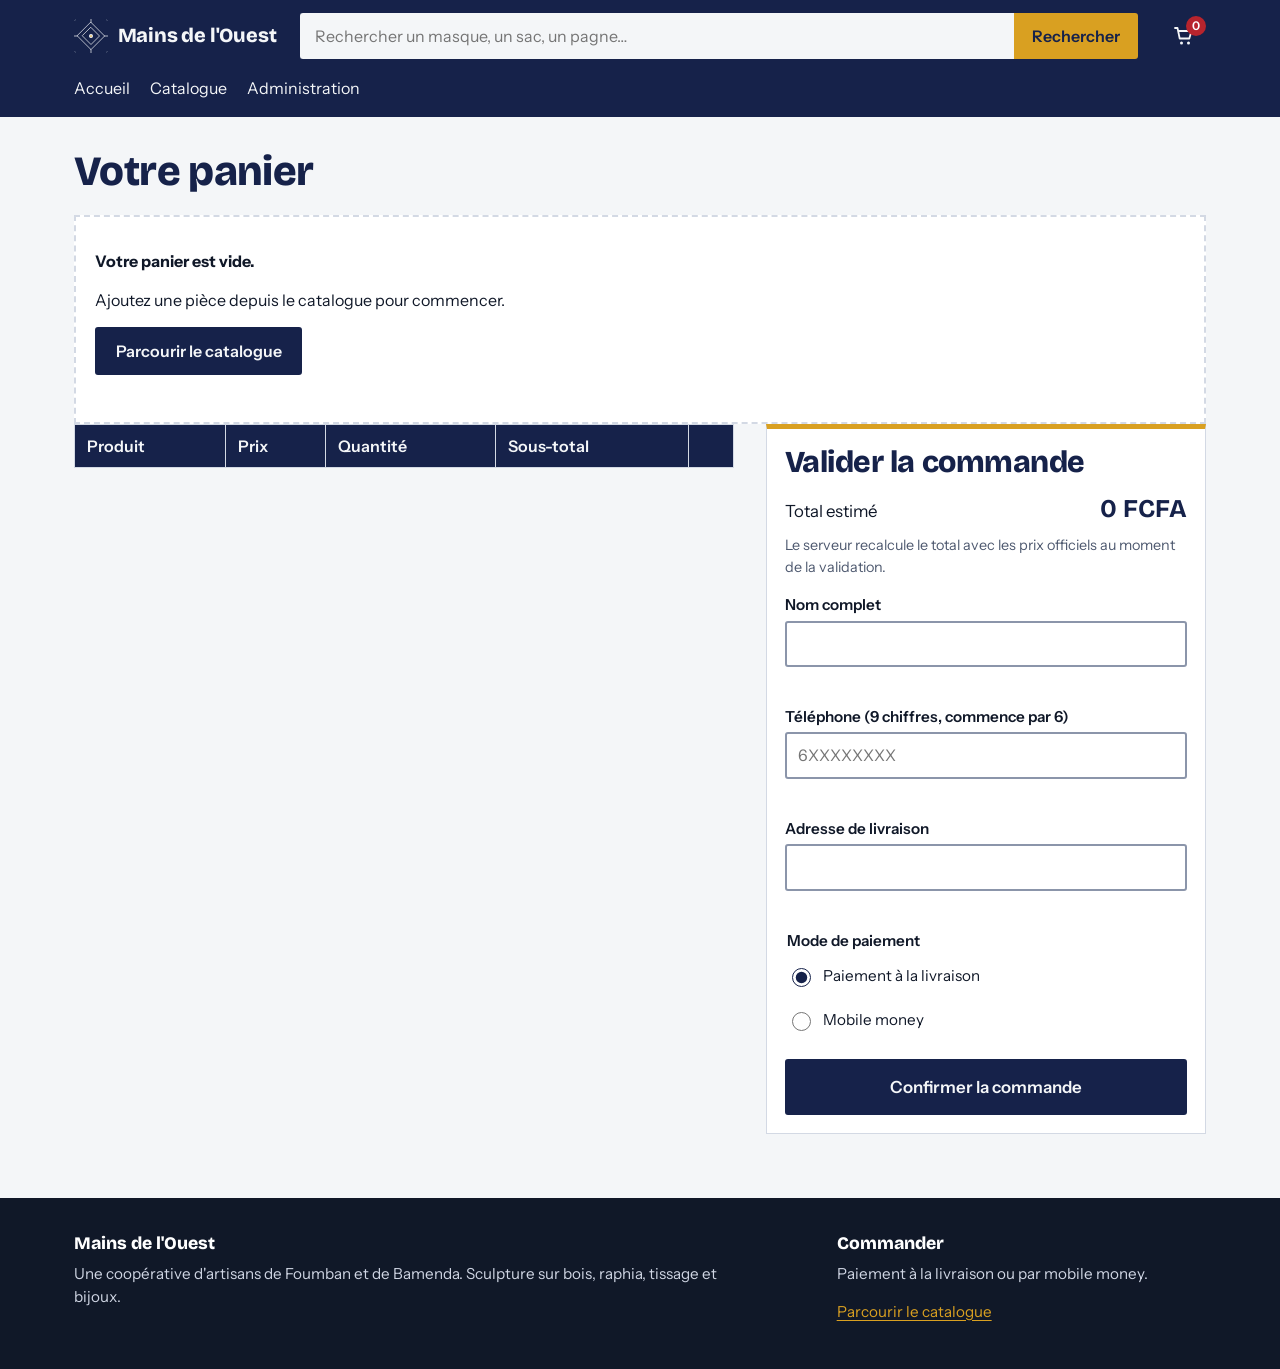
<file: BECKEN MAKOBI ANNE FERRIDA 24G01079/panier.html>
<!DOCTYPE html>
<html lang="fr">
<head>
  <meta charset="utf-8">
  <meta name="viewport" content="width=device-width, initial-scale=1">
  <meta name="description" content="Sculptures, sacs en raphia, tissus et bijoux faits main par les artisans de Foumban et de Bamenda.">
  <title>Panier – Mains de l'Ouest</title>
  <link rel="preconnect" href="https://fonts.googleapis.com">
  <link rel="preconnect" href="https://fonts.gstatic.com" crossorigin>
  <link rel="stylesheet" href="https://fonts.googleapis.com/css2?family=Bricolage+Grotesque:opsz,wght@12..96,600;12..96,800&family=Instrument+Sans:wght@400;600&display=swap">
  <link rel="stylesheet" href="static/css/style.css">
  <link rel="icon" href="static/images/motif.svg" type="image/svg+xml">
</head>
<body>
  <a class="lien-evitement" href="#contenu">Aller au contenu</a>
  <header class="entete">
    <div class="conteneur entete-grille">
      <a class="marque" href="index.html">
        <img src="static/images/motif.svg" alt="" width="34" height="34">
        <span>Mains de l'Ouest</span>
      </a>
      <form class="recherche" role="search" method="get" action="catalogue.html">
        <label class="sr-only" for="recherche-q">Rechercher un produit</label>
        <input type="search" id="recherche-q" name="q" placeholder="Rechercher un masque, un sac, un pagne…" value="">
        <button type="submit" class="recherche-bouton">Rechercher</button>
      </form>
      <a class="panier-lien" href="panier.html" aria-label="Voir le panier">
        <svg viewBox="0 0 24 24" width="24" height="24" aria-hidden="true"><path d="M3 4h2.5l2.2 10.5h9.6L19.5 7H7" fill="none" stroke="currentColor" stroke-width="1.8" stroke-linecap="round" stroke-linejoin="round"/><circle cx="9.5" cy="19" r="1.5" fill="currentColor"/><circle cx="16.5" cy="19" r="1.5" fill="currentColor"/></svg>
        <span class="panier-compteur" id="compteur-panier">0</span>
      </a>
      <nav class="navigation" aria-label="Navigation principale">
        <ul>
          <li><a href="index.html" >Accueil</a></li>
          <li><a href="catalogue.html" >Catalogue</a></li>
          
          <li><a href="admin_tableau.html">Administration</a></li>
          
        </ul>
      </nav>
    </div>
  </header>

  
    
  

  <main id="contenu">
    
<div class="conteneur bloc">
  <h1 class="titre-page">Votre panier</h1>

  <div id="panier-vide" class="vide" hidden>
    <p><strong>Votre panier est vide.</strong></p>
    <p>Ajoutez une pièce depuis le catalogue pour commencer.</p>
    <p><a class="bouton" href="catalogue.html">Parcourir le catalogue</a></p>
  </div>

  <div id="panier-contenu" class="panier-disposition" hidden>
    <section aria-labelledby="titre-articles">
      <h2 id="titre-articles" class="sr-only">Articles</h2>
      <div class="tableau-defilant tableau-panier">
        <table>
          <thead>
            <tr><th scope="col">Produit</th><th scope="col">Prix</th><th scope="col">Quantité</th><th scope="col">Sous-total</th><th scope="col"><span class="sr-only">Retirer</span></th></tr>
          </thead>
          <tbody id="lignes-panier"></tbody>
        </table>
      </div>
    </section>

    <section class="recapitulatif" aria-labelledby="titre-validation">
      <h2 id="titre-validation">Valider la commande</h2>
      <p class="recap-total">Total estimé <strong id="total-panier">0 FCFA</strong></p>
      <p class="aide">Le serveur recalcule le total avec les prix officiels au moment de la validation.</p>
      <form id="form-commande" method="post" action="panier.html" novalidate>
        <input type="hidden" name="csrf" value="9d49031d94c4a39bd7192099fe2e73ac">
        <input type="hidden" name="panier" id="champ-panier" value="{}">
        <div class="champ">
          <label for="nom">Nom complet</label>
          <input type="text" id="nom" name="nom" required minlength="3" maxlength="80" autocomplete="name">
          <p class="erreur-champ" id="err-nom" role="alert"></p>
        </div>
        <div class="champ">
          <label for="telephone">Téléphone (9 chiffres, commence par 6)</label>
          <input type="tel" id="telephone" name="telephone" required inputmode="numeric" autocomplete="tel" placeholder="6XXXXXXXX">
          <p class="erreur-champ" id="err-telephone" role="alert"></p>
        </div>
        <div class="champ">
          <label for="adresse">Adresse de livraison</label>
          <input type="text" id="adresse" name="adresse" required minlength="5" maxlength="200" autocomplete="street-address">
          <p class="erreur-champ" id="err-adresse" role="alert"></p>
        </div>
        <fieldset class="champ">
          <legend>Mode de paiement</legend>
          <label class="radio"><input type="radio" name="mode_paiement" value="livraison" checked> Paiement à la livraison</label>
          <label class="radio"><input type="radio" name="mode_paiement" value="mobile_money"> Mobile money</label>
        </fieldset>
        <button class="bouton bouton-grand bouton-plein" type="submit">Confirmer la commande</button>
      </form>
    </section>
  </div>
</div>

  </main>

  <footer class="pied">
    <div class="conteneur pied-grille">
      <div>
        <p class="pied-titre">Mains de l'Ouest</p>
        <p>Une coopérative d'artisans de Foumban et de Bamenda. Sculpture sur bois, raphia, tissage et bijoux.</p>
      </div>
      <div>
        <p class="pied-titre">Commander</p>
        <p>Paiement à la livraison ou par mobile money.</p>
        <p><a href="catalogue.html">Parcourir le catalogue</a></p>
      </div>
    </div>
  </footer>

  <div class="toast" id="toast" role="status" aria-live="polite" hidden>
    <span id="toast-texte"></span>
    <a href="panier.html">Voir le panier</a>
  </div>

  <script src="static/js/panier.js"></script>
  <script src="static/js/commande.js"></script>
</body>
</html>
</file>
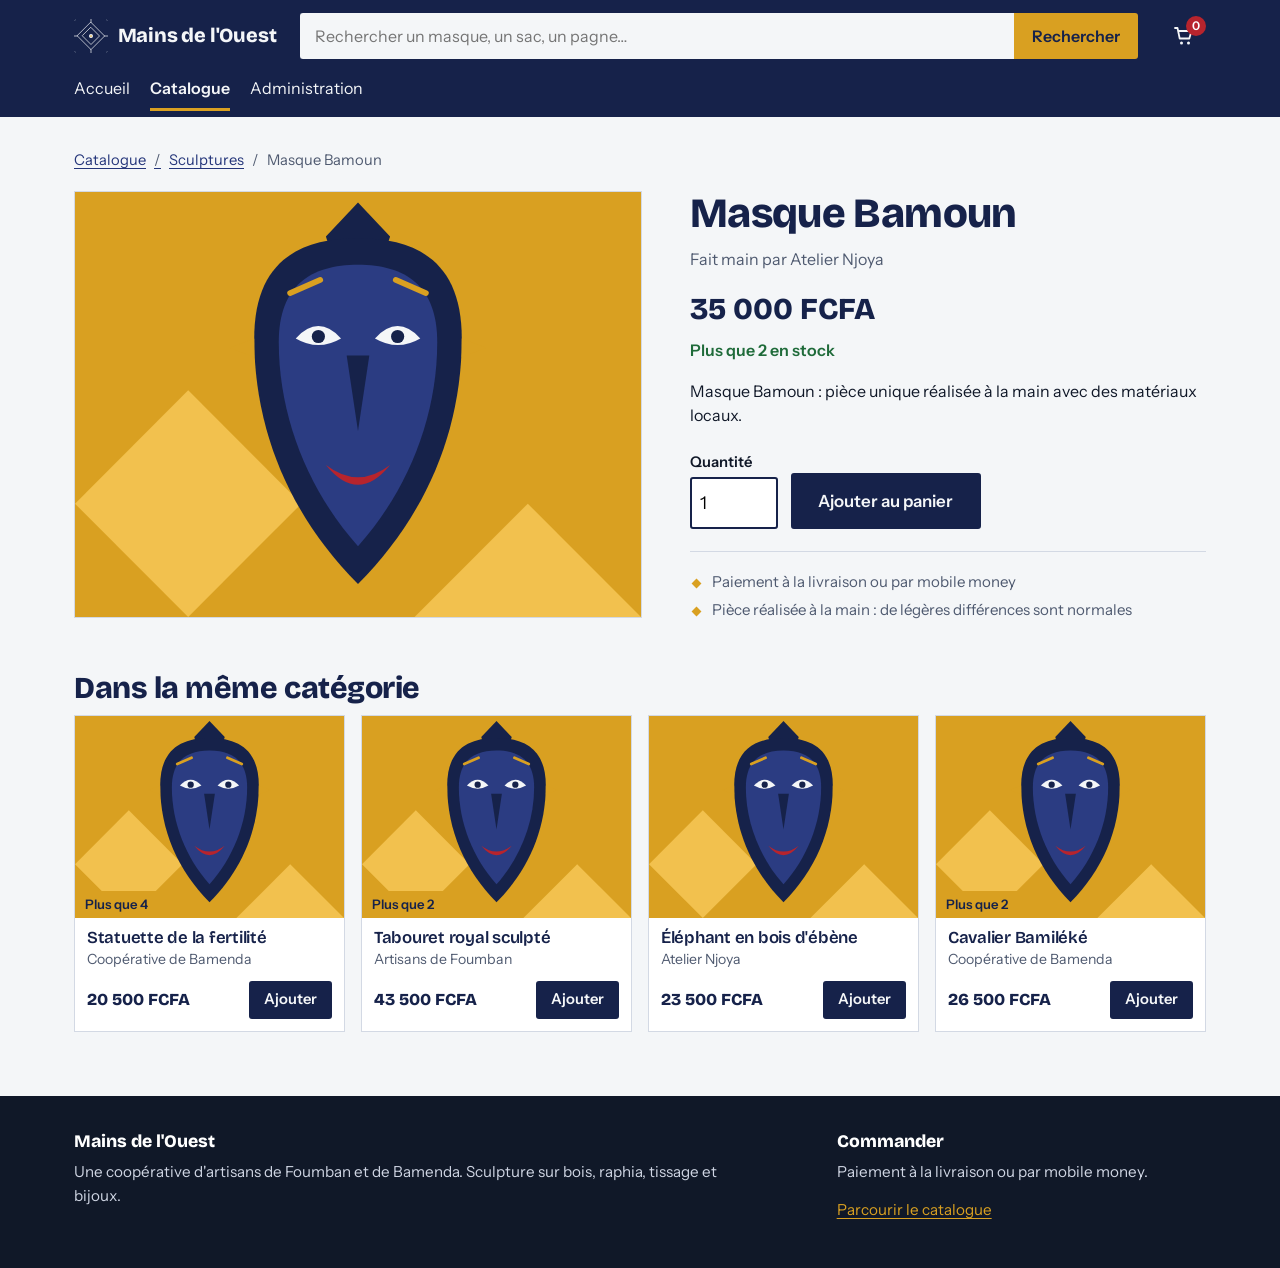
<file: BECKEN MAKOBI ANNE FERRIDA 24G01079/produit.html>
<!DOCTYPE html>
<html lang="fr">
<head>
  <meta charset="utf-8">
  <meta name="viewport" content="width=device-width, initial-scale=1">
  <meta name="description" content="Sculptures, sacs en raphia, tissus et bijoux faits main par les artisans de Foumban et de Bamenda.">
  <title>Masque Bamoun – Mains de l'Ouest</title>
  <link rel="preconnect" href="https://fonts.googleapis.com">
  <link rel="preconnect" href="https://fonts.gstatic.com" crossorigin>
  <link rel="stylesheet" href="https://fonts.googleapis.com/css2?family=Bricolage+Grotesque:opsz,wght@12..96,600;12..96,800&family=Instrument+Sans:wght@400;600&display=swap">
  <link rel="stylesheet" href="static/css/style.css">
  <link rel="icon" href="static/images/motif.svg" type="image/svg+xml">
</head>
<body>
  <a class="lien-evitement" href="#contenu">Aller au contenu</a>
  <header class="entete">
    <div class="conteneur entete-grille">
      <a class="marque" href="index.html">
        <img src="static/images/motif.svg" alt="" width="34" height="34">
        <span>Mains de l'Ouest</span>
      </a>
      <form class="recherche" role="search" method="get" action="catalogue.html">
        <label class="sr-only" for="recherche-q">Rechercher un produit</label>
        <input type="search" id="recherche-q" name="q" placeholder="Rechercher un masque, un sac, un pagne…" value="">
        <button type="submit" class="recherche-bouton">Rechercher</button>
      </form>
      <a class="panier-lien" href="panier.html" aria-label="Voir le panier">
        <svg viewBox="0 0 24 24" width="24" height="24" aria-hidden="true"><path d="M3 4h2.5l2.2 10.5h9.6L19.5 7H7" fill="none" stroke="currentColor" stroke-width="1.8" stroke-linecap="round" stroke-linejoin="round"/><circle cx="9.5" cy="19" r="1.5" fill="currentColor"/><circle cx="16.5" cy="19" r="1.5" fill="currentColor"/></svg>
        <span class="panier-compteur" id="compteur-panier">0</span>
      </a>
      <nav class="navigation" aria-label="Navigation principale">
        <ul>
          <li><a href="index.html" >Accueil</a></li>
          <li><a href="catalogue.html" aria-current="page">Catalogue</a></li>
          
          <li><a href="admin_tableau.html">Administration</a></li>
          
        </ul>
      </nav>
    </div>
  </header>

  
    
  

  <main id="contenu">
    
<div class="conteneur bloc">
  <nav class="fil" aria-label="Fil d'Ariane">
    <a href="catalogue.html">Catalogue</a>
    <a href="catalogue.html">Sculptures</a>
    <span aria-current="page">Masque Bamoun</span>
  </nav>

  <article class="fiche">
    <div class="fiche-image">
      <img src="static/images/sculpture.svg" alt="Masque Bamoun (sculptures)" width="600" height="450">
    </div>
    <div class="fiche-texte">
      <h1>Masque Bamoun</h1>
      <p class="fiche-artisan">Fait main par Atelier Njoya</p>
      <p class="prix prix-grand">35 000 FCFA</p>
      
        <p class="stock stock-ok">Plus que 2 en stock</p>
      
      <p class="fiche-description">Masque Bamoun : pièce unique réalisée à la main avec des matériaux locaux.</p>
      
      <div class="achat">
        <div class="champ-quantite">
          <label for="quantite-produit">Quantité</label>
          <input type="number" id="quantite-produit" min="1" max="2" value="1" inputmode="numeric">
        </div>
        <button type="button" class="bouton bouton-grand" data-ajout="1" data-quantite-champ="quantite-produit">Ajouter au panier</button>
      </div>
      
      <ul class="garanties">
        <li>Paiement à la livraison ou par mobile money</li>
        <li>Pièce réalisée à la main : de légères différences sont normales</li>
      </ul>
    </div>
  </article>

  
  <section class="bloc-sous" aria-labelledby="titre-voisins">
    <h2 id="titre-voisins">Dans la même catégorie</h2>
    <div class="grille-produits">
      <article class="carte">
  <a class="carte-image" href="produit.html" tabindex="-1" aria-hidden="true">
    <img src="static/images/sculpture.svg" alt="" width="600" height="450" loading="lazy">
    <span class="pastille pastille-rare">Plus que 4</span>
  </a>
  <div class="carte-corps">
    <h3><a href="produit.html">Statuette de la fertilité</a></h3>
    <p class="carte-artisan">Coopérative de Bamenda</p>
    <div class="carte-pied">
      <p class="prix">20 500 FCFA</p>
      
      <button type="button" class="bouton bouton-petit" data-ajout="2" aria-label="Ajouter Statuette de la fertilité au panier">Ajouter</button>
      
    </div>
  </div>
</article><article class="carte">
  <a class="carte-image" href="produit.html" tabindex="-1" aria-hidden="true">
    <img src="static/images/sculpture.svg" alt="" width="600" height="450" loading="lazy">
    <span class="pastille pastille-rare">Plus que 2</span>
  </a>
  <div class="carte-corps">
    <h3><a href="produit.html">Tabouret royal sculpté</a></h3>
    <p class="carte-artisan">Artisans de Foumban</p>
    <div class="carte-pied">
      <p class="prix">43 500 FCFA</p>
      
      <button type="button" class="bouton bouton-petit" data-ajout="3" aria-label="Ajouter Tabouret royal sculpté au panier">Ajouter</button>
      
    </div>
  </div>
</article><article class="carte">
  <a class="carte-image" href="produit.html" tabindex="-1" aria-hidden="true">
    <img src="static/images/sculpture.svg" alt="" width="600" height="450" loading="lazy">
    
  </a>
  <div class="carte-corps">
    <h3><a href="produit.html">Éléphant en bois d&#39;ébène</a></h3>
    <p class="carte-artisan">Atelier Njoya</p>
    <div class="carte-pied">
      <p class="prix">23 500 FCFA</p>
      
      <button type="button" class="bouton bouton-petit" data-ajout="4" aria-label="Ajouter Éléphant en bois d&#39;ébène au panier">Ajouter</button>
      
    </div>
  </div>
</article><article class="carte">
  <a class="carte-image" href="produit.html" tabindex="-1" aria-hidden="true">
    <img src="static/images/sculpture.svg" alt="" width="600" height="450" loading="lazy">
    <span class="pastille pastille-rare">Plus que 2</span>
  </a>
  <div class="carte-corps">
    <h3><a href="produit.html">Cavalier Bamiléké</a></h3>
    <p class="carte-artisan">Coopérative de Bamenda</p>
    <div class="carte-pied">
      <p class="prix">26 500 FCFA</p>
      
      <button type="button" class="bouton bouton-petit" data-ajout="5" aria-label="Ajouter Cavalier Bamiléké au panier">Ajouter</button>
      
    </div>
  </div>
</article>
    </div>
  </section>
  
</div>

  </main>

  <footer class="pied">
    <div class="conteneur pied-grille">
      <div>
        <p class="pied-titre">Mains de l'Ouest</p>
        <p>Une coopérative d'artisans de Foumban et de Bamenda. Sculpture sur bois, raphia, tissage et bijoux.</p>
      </div>
      <div>
        <p class="pied-titre">Commander</p>
        <p>Paiement à la livraison ou par mobile money.</p>
        <p><a href="catalogue.html">Parcourir le catalogue</a></p>
      </div>
    </div>
  </footer>

  <div class="toast" id="toast" role="status" aria-live="polite" hidden>
    <span id="toast-texte"></span>
    <a href="panier.html">Voir le panier</a>
  </div>

  <script src="static/js/panier.js"></script>
  
</body>
</html>
</file>
<file: BECKEN MAKOBI ANNE FERRIDA 24G01079/static/css/style.css>
/* style.css : "Mains de l'Ouest"
   Identité : indigo des tissus ndop, blanc de réserve, laiton bamoun, rouge toghu en touche.
   Démarche mobile d'abord ; points de rupture à 640px et 960px. */

:root {
  --indigo: #16224a;
  --indigo-2: #24357a;
  --craie: #f4f6f8;
  --blanc: #ffffff;
  --laiton: #d9a021;
  --laiton-fonce: #8a6208;
  --rouge: #b7242d;
  --vert: #1f6b3a;
  --encre: #101828;
  --gris: #4f5a70;
  --ligne: #d3d9e4;
  --police-titre: "Bricolage Grotesque", "Trebuchet MS", system-ui, sans-serif;
  --police-texte: "Instrument Sans", system-ui, -apple-system, "Segoe UI", Roboto, sans-serif;
}

*, *::before, *::after { box-sizing: border-box; }

html { scroll-behavior: smooth; }
body {
  margin: 0;
  font-family: var(--police-texte);
  font-size: 1rem;
  line-height: 1.55;
  color: var(--encre);
  background: var(--craie);
}

img { max-width: 100%; height: auto; display: block; }
a { color: var(--indigo-2); text-underline-offset: 3px; }
a:hover { color: var(--rouge); }

h1, h2, h3 { font-family: var(--police-titre); line-height: 1.1; letter-spacing: -0.015em; margin: 0 0 0.6rem; color: var(--indigo); }
h1 { font-size: clamp(1.9rem, 5vw, 2.6rem); font-weight: 800; }
h2 { font-size: clamp(1.4rem, 3.5vw, 1.9rem); font-weight: 800; }
h3 { font-size: 1.05rem; font-weight: 600; }
p { margin: 0 0 0.9rem; max-width: 68ch; }

.conteneur { width: 100%; max-width: 1180px; margin-left: auto; margin-right: auto; padding-left: 1rem; padding-right: 1rem; }
.bloc { padding-top: 2rem; padding-bottom: 2rem; }
.bloc-sous { margin-top: 3rem; }
.bloc-entete { display: flex; justify-content: space-between; align-items: baseline; gap: 1rem; margin-bottom: 1rem; }
.bloc-entete h2 { margin: 0; }
.titre-page { margin-bottom: 1.25rem; }

.sr-only { position: absolute; width: 1px; height: 1px; overflow: hidden; clip: rect(0 0 0 0); white-space: nowrap; }
.lien-evitement { position: absolute; left: -999px; top: 0; z-index: 100; background: var(--blanc); padding: 0.6rem 1rem; }
.lien-evitement:focus { left: 0.5rem; top: 0.5rem; }
:focus-visible { outline: 3px solid var(--laiton); outline-offset: 2px; }
.entete :focus-visible, .heros :focus-visible, .bande :focus-visible, .pied :focus-visible { outline-color: var(--craie); }

/* ---------- En-tête ---------- */
.entete { background: var(--indigo); color: var(--craie); }
.entete-grille {
  display: grid;
  grid-template-columns: 1fr auto;
  grid-template-areas: "marque panier" "recherche recherche" "nav nav";
  gap: 0.6rem 1rem;
  align-items: center;
  padding-top: 0.8rem;
  padding-bottom: 0.4rem;
}
.marque { grid-area: marque; display: inline-flex; align-items: center; gap: 0.6rem; color: var(--craie); text-decoration: none; font-family: var(--police-titre); font-weight: 800; font-size: 1.25rem; letter-spacing: -0.01em; }
.marque:hover { color: var(--laiton); }
.marque img { border-radius: 4px; }

.recherche { grid-area: recherche; display: flex; }
.recherche input {
  flex: 1; min-width: 0; min-height: 44px; padding: 0.55rem 0.8rem; font: inherit;
  border: 2px solid var(--craie); border-right: 0; border-radius: 3px 0 0 3px; background: var(--craie); color: var(--encre);
}
.recherche-bouton {
  min-height: 44px; padding: 0 1rem; font: inherit; font-weight: 600; cursor: pointer;
  background: var(--laiton); color: var(--indigo); border: 2px solid var(--laiton); border-radius: 0 3px 3px 0;
}
.recherche-bouton:hover { background: #ebb43a; border-color: #ebb43a; }

.panier-lien { grid-area: panier; position: relative; display: inline-flex; align-items: center; justify-content: center; min-width: 44px; min-height: 44px; color: var(--craie); }
.panier-lien:hover { color: var(--laiton); }
.panier-compteur {
  position: absolute; top: 2px; right: 0; min-width: 20px; height: 20px; padding: 0 5px; border-radius: 10px;
  background: var(--rouge); color: #fff; font-size: 0.75rem; font-weight: 600; line-height: 20px; text-align: center;
}
.panier-compteur.rebond { animation: rebond 0.35s ease-out; }
@keyframes rebond { 40% { transform: scale(1.35); } }

.navigation { grid-area: nav; }
.navigation ul { list-style: none; margin: 0; padding: 0; display: flex; gap: 1.25rem; }
.navigation a { display: inline-block; padding: 0.45rem 0; color: var(--craie); text-decoration: none; border-bottom: 3px solid transparent; }
.navigation a:hover { border-bottom-color: var(--laiton); color: var(--craie); }
.navigation a[aria-current="page"] { border-bottom-color: var(--laiton); font-weight: 600; }

/* ---------- Messages ---------- */
.messages { padding-top: 1rem; }
.message { padding: 0.8rem 1rem; margin: 0 0 0.5rem; border-left: 5px solid; background: var(--blanc); max-width: none; }
.message-succes { border-color: var(--vert); }
.message-erreur { border-color: var(--rouge); }

/* ---------- Boutons ---------- */
.bouton {
  display: inline-flex; align-items: center; justify-content: center; gap: 0.4rem;
  min-height: 44px; padding: 0.6rem 1.15rem; font: inherit; font-weight: 600; text-decoration: none; cursor: pointer;
  color: var(--craie); background: var(--indigo); border: 2px solid var(--indigo); border-radius: 3px;
}
.bouton:hover { background: var(--indigo-2); border-color: var(--indigo-2); color: #fff; }
.bouton-petit { min-height: 38px; padding: 0.3rem 0.8rem; font-size: 0.92rem; }
.bouton-grand { min-height: 52px; padding: 0.8rem 1.6rem; font-size: 1.05rem; }
.bouton-plein { width: 100%; }
.bouton-laiton { background: var(--laiton); border-color: var(--laiton); color: var(--indigo); }
.bouton-laiton:hover { background: #ebb43a; border-color: #ebb43a; color: var(--indigo); }
.bouton-secondaire { background: transparent; color: var(--indigo); }
.bouton-secondaire:hover { background: var(--indigo); color: var(--craie); }
.lien-bouton { background: none; border: 0; padding: 0.4rem; min-height: 40px; color: var(--indigo-2); text-decoration: underline; font: inherit; cursor: pointer; }
.lien-bouton:hover { color: var(--rouge); }
.en-ligne { display: inline; margin: 0; }
.lien-clair { color: var(--craie); font-weight: 600; }
.lien-clair:hover { color: var(--laiton); }

/* ---------- Accueil : héros ---------- */
.heros {
  background-color: var(--indigo);
  background-image: url("../images/motif.svg");
  background-size: 120px 120px;
  color: var(--craie);
  position: relative;
}
.heros::before { content: ""; position: absolute; inset: 0; background: linear-gradient(90deg, var(--indigo) 0%, rgba(22, 34, 74, 0.94) 55%, rgba(22, 34, 74, 0.7) 100%); }
.heros-grille { position: relative; display: grid; grid-template-columns: 1fr; gap: 2rem; padding-top: 2.5rem; padding-bottom: 3rem; }
.heros h1 { color: #fff; font-size: clamp(2.1rem, 6.5vw, 3.9rem); letter-spacing: -0.025em; margin-bottom: 1rem; }
.heros p { font-size: 1.1rem; color: #dfe4ee; }
.heros-actions { display: flex; flex-wrap: wrap; align-items: center; gap: 0.8rem 1.4rem; margin-top: 1.4rem; }
.heros-visuel { position: relative; align-self: center; margin-right: 14px; margin-bottom: 14px; }
.heros-visuel::before { content: ""; position: absolute; inset: 14px -14px -14px 14px; background: var(--laiton); }
.heros-visuel img { position: relative; width: 100%; border: 3px solid var(--craie); }
@media (prefers-reduced-motion: no-preference) {
  .heros-visuel { animation: entree 0.8s cubic-bezier(0.2, 0.7, 0.2, 1) both; }
  @keyframes entree { from { opacity: 0; transform: translateY(18px); } }
}

/* ---------- Accueil : mosaïque, étapes ---------- */
.mosaique { list-style: none; margin: 1rem 0 0; padding: 0; display: grid; grid-template-columns: 1fr 1fr; gap: 0.75rem; }
.tuile a { position: relative; display: block; height: 100%; min-height: 150px; overflow: hidden; color: #fff; text-decoration: none; background: var(--indigo); }
.tuile img { width: 100%; height: 100%; object-fit: cover; position: absolute; inset: 0; }
.tuile-texte { position: absolute; left: 0; right: 0; bottom: 0; padding: 1.6rem 0.8rem 0.7rem; background: linear-gradient(transparent, rgba(16, 24, 40, 0.92) 70%); display: flex; flex-direction: column; }
.tuile-texte strong { font-family: var(--police-titre); font-size: 1.1rem; }
.tuile-texte span { font-size: 0.88rem; color: #dfe4ee; }
.tuile a:hover .tuile-texte { background: linear-gradient(transparent, rgba(138, 98, 8, 0.95)); }
.tuile-1 { grid-column: 1 / -1; }
.tuile-1 a { min-height: 190px; }

.bande { background: var(--indigo); color: var(--craie); padding: 2.5rem 0; margin-top: 1.5rem; }
.bande h2 { color: #fff; }
.etapes { list-style: none; counter-reset: etape; margin: 1.2rem 0 0; padding: 0; display: grid; gap: 1.2rem; }
.etapes li { counter-increment: etape; position: relative; padding-left: 3.2rem; max-width: 46ch; color: #dfe4ee; }
.etapes li::before {
  content: counter(etape); position: absolute; left: 0; top: -0.1rem; width: 2.3rem; height: 2.3rem;
  display: grid; place-items: center; background: var(--laiton); color: var(--indigo);
  font-family: var(--police-titre); font-weight: 800; transform: rotate(45deg) scale(0.8);
}
.etapes li::before { transform: none; border-radius: 50%; }
.etapes strong { color: #fff; }

/* ---------- Cartes produit ---------- */
.grille-produits { display: grid; grid-template-columns: repeat(2, 1fr); gap: 1rem 0.75rem; }
.carte { display: flex; flex-direction: column; background: var(--blanc); border: 1px solid var(--ligne); }
.carte-image { position: relative; display: block; overflow: hidden; background: var(--ligne); }
.carte-image img { width: 100%; aspect-ratio: 4 / 3; object-fit: cover; }
.pastille { position: absolute; left: 0; bottom: 0; padding: 0.2rem 0.65rem; font-size: 0.82rem; font-weight: 600; }
.pastille-rare { background: var(--laiton); color: var(--indigo); }
.pastille-vide { background: var(--encre); color: #fff; }
.carte-corps { display: flex; flex-direction: column; flex: 1; padding: 0.7rem 0.75rem 0.8rem; }
.carte h3 { margin: 0 0 0.1rem; }
.carte h3 a { color: var(--indigo); text-decoration: none; }
.carte h3 a:hover { text-decoration: underline; color: var(--rouge); }
.carte-artisan { margin: 0 0 0.6rem; font-size: 0.88rem; color: var(--gris); }
.carte-pied { margin-top: auto; display: flex; flex-wrap: wrap; align-items: center; justify-content: space-between; gap: 0.5rem; }
.prix { margin: 0; font-family: var(--police-titre); font-weight: 800; font-size: 1.05rem; color: var(--indigo); }
.prix-grand { font-size: 1.9rem; margin-bottom: 0.3rem; }

/* ---------- Catalogue ---------- */
.catalogue-disposition { display: grid; grid-template-columns: 1fr; gap: 1.2rem; }
.categories-liste { list-style: none; margin: 0; padding: 0 0 0.4rem; display: flex; gap: 0.5rem; overflow-x: auto; }
.categories-liste a {
  display: inline-flex; align-items: center; gap: 0.5rem; white-space: nowrap; min-height: 40px; padding: 0.3rem 0.8rem;
  color: var(--indigo); text-decoration: none; background: var(--blanc); border: 1px solid var(--ligne);
}
.categories-liste a span { font-size: 0.82rem; color: var(--gris); }
.categories-liste a:hover { border-color: var(--indigo); color: var(--indigo); }
.categories-liste a[aria-current] { background: var(--indigo); color: var(--craie); border-color: var(--indigo); }
.categories-liste a[aria-current] span { color: #c4cbe0; }

.barre-outils { display: grid; grid-template-columns: 1fr 1fr; gap: 0.75rem; align-items: end; margin-bottom: 0.8rem; }
.barre-outils .champ:first-of-type { grid-column: 1 / -1; }
.barre-outils .champ { margin: 0; }
.barre-outils .bouton { grid-column: 1 / -1; }
.compte-resultats { color: var(--gris); font-size: 0.92rem; margin-bottom: 0.6rem; }
.vide { background: var(--blanc); border: 2px dashed var(--ligne); padding: 2rem 1.2rem; }

/* ---------- Fiche produit ---------- */
.fil { display: flex; flex-wrap: wrap; gap: 0.2rem 0.5rem; font-size: 0.92rem; margin-bottom: 1.2rem; }
.fil a + a::before, .fil a + span::before { content: "/"; margin-right: 0.5rem; color: var(--gris); }
.fil span { color: var(--gris); }
.fiche { display: grid; grid-template-columns: 1fr; gap: 1.5rem; }
.fiche-image img { width: 100%; border: 1px solid var(--ligne); }
.fiche-artisan { color: var(--gris); }
.fiche-description { margin: 1rem 0 1.4rem; }
.stock { margin: 0 0 0.6rem; font-weight: 600; }
.stock-ok { color: var(--vert); }
.stock-vide { color: var(--rouge); }
.achat { display: flex; flex-wrap: wrap; align-items: end; gap: 0.8rem; margin-bottom: 1.4rem; }
.champ-quantite label { display: block; font-weight: 600; font-size: 0.92rem; margin-bottom: 0.2rem; }
.champ-quantite input { width: 5.5rem; min-height: 52px; padding: 0.5rem; font: inherit; font-size: 1.1rem; border: 2px solid var(--indigo); border-radius: 3px; background: var(--blanc); }
.garanties { margin: 0; padding: 1rem 0 0; list-style: none; border-top: 1px solid var(--ligne); font-size: 0.94rem; color: var(--gris); }
.garanties li { padding: 0.15rem 0 0.15rem 1.4rem; position: relative; }
.garanties li::before { content: ""; position: absolute; left: 0.2rem; top: 0.75rem; width: 7px; height: 7px; background: var(--laiton); transform: rotate(45deg); }

/* ---------- Panier ---------- */
.panier-disposition { display: grid; grid-template-columns: 1fr; gap: 1.5rem; align-items: start; }
.recapitulatif { background: var(--blanc); border: 1px solid var(--ligne); border-top: 5px solid var(--laiton); padding: 1.1rem; }
.recap-total { display: flex; justify-content: space-between; align-items: baseline; font-size: 1.05rem; margin-bottom: 0.3rem; max-width: none; }
.recap-total strong { font-family: var(--police-titre); font-size: 1.6rem; color: var(--indigo); }

/* Lignes du panier : tableau au-dessus de 640px, cartes empilées en dessous */
.tableau-panier table { min-width: 0; }
.tableau-panier thead { position: absolute; width: 1px; height: 1px; overflow: hidden; clip: rect(0 0 0 0); }
.tableau-panier tr { display: grid; grid-template-columns: 1fr auto; gap: 0.2rem 1rem; padding: 0.8rem; border-bottom: 1px solid var(--ligne); }
.tableau-panier td { display: block; border: 0; padding: 0; white-space: nowrap; }
.tableau-panier td[data-label]::before { content: attr(data-label) " : "; color: var(--gris); font-size: 0.88rem; }
.tableau-panier td:first-child { grid-column: 1 / -1; font-family: var(--police-titre); font-weight: 600; font-size: 1.05rem; color: var(--indigo); }
.tableau-panier td:last-child { text-align: right; }
.tableau-panier table, .tableau-panier tbody { display: block; background: var(--blanc); border: 1px solid var(--ligne); }
.tableau-panier tbody tr:last-child { border-bottom: 0; }

/* ---------- Confirmation, 404 ---------- */
.confirmation { max-width: 760px; background: var(--blanc); border: 1px solid var(--ligne); border-top: 5px solid var(--vert); padding: 1.4rem; }
.confirmation-texte { font-size: 1.05rem; }
.page-erreur { padding-top: 4rem; padding-bottom: 5rem; }

/* ---------- Formulaires ---------- */
.champ { margin-bottom: 0.95rem; border: 0; padding: 0; min-width: 0; }
.champ label, .champ legend { display: block; font-weight: 600; margin-bottom: 0.25rem; font-size: 0.95rem; padding: 0; }
.champ input[type="text"], .champ input[type="tel"], .champ input[type="search"], .champ input[type="password"],
.champ input[type="number"], .champ select, .champ textarea {
  width: 100%; min-height: 46px; padding: 0.55rem 0.7rem; font: inherit; color: var(--encre);
  background: var(--blanc); border: 2px solid #8b95aa; border-radius: 3px;
}
.champ input:focus, .champ select:focus, .champ textarea:focus { border-color: var(--indigo); outline: 3px solid rgba(217, 160, 33, 0.55); outline-offset: 0; }
.radio { display: flex !important; align-items: center; gap: 0.6rem; font-weight: 400 !important; min-height: 40px; }
.radio input { width: 1.2rem; height: 1.2rem; accent-color: var(--indigo); }
.erreur-champ { color: var(--rouge); font-size: 0.9rem; margin: 0.25rem 0 0; min-height: 1.3em; font-weight: 600; }
input[aria-invalid="true"] { border-color: var(--rouge) !important; }
.formulaire-etroit { max-width: 480px; background: var(--blanc); border: 1px solid var(--ligne); border-top: 5px solid var(--indigo); padding: 1.4rem; }
.aide { font-size: 0.9rem; color: var(--gris); }

/* ---------- Tableaux (administration, confirmation) ---------- */
.tableau-defilant { overflow-x: auto; margin-bottom: 1rem; }
table { border-collapse: collapse; width: 100%; background: var(--blanc); min-width: 520px; }
th, td { border: 1px solid var(--ligne); padding: 0.55rem 0.75rem; text-align: left; }
thead th { background: var(--indigo); color: var(--craie); font-weight: 600; }
tfoot th, tfoot td { background: #e9edf4; font-weight: 700; }
td.actions { white-space: nowrap; }
tr.inactif td { color: #7a8398; background: #eef1f6; }
input.quantite { width: 5rem; min-height: 40px; padding: 0.3rem 0.4rem; font: inherit; border: 2px solid #8b95aa; border-radius: 3px; }
.stock-faible { color: var(--rouge); font-weight: 700; }

.sous-menu { display: flex; flex-wrap: wrap; align-items: center; gap: 0.5rem 1.2rem; margin-bottom: 1.2rem; padding-bottom: 0.8rem; border-bottom: 1px solid var(--ligne); }
.filtres { display: grid; grid-template-columns: 1fr; gap: 0.75rem; align-items: end; background: var(--blanc); border: 1px solid var(--ligne); padding: 1rem; margin-bottom: 1rem; }
.filtres .champ { margin-bottom: 0; }
.badge { display: inline-block; padding: 0.1rem 0.6rem; font-size: 0.85rem; font-weight: 600; border: 1px solid; }
.badge-recue { color: #174a8b; background: #e3edf9; border-color: #174a8b; }
.badge-preparee { color: #6a4700; background: #fff1d6; border-color: #6a4700; }
.badge-livree { color: #17522a; background: #e1f3e6; border-color: #17522a; }
.badge-annulee { color: #8e171e; background: #fdeceb; border-color: #8e171e; }
.infos { display: grid; grid-template-columns: max-content 1fr; gap: 0.3rem 1.2rem; margin: 0 0 1.2rem; }
.infos dt { font-weight: 600; color: var(--gris); }
.infos dd { margin: 0; }
.alertes { padding-left: 1.2rem; }

.stats-grille { display: grid; grid-template-columns: 1fr; gap: 1.25rem; }
.barres { background: var(--blanc); border: 1px solid var(--ligne); padding: 0.8rem; }
.barre-rangee { display: grid; grid-template-columns: 6.5rem 1fr 6.5rem; gap: 0.5rem; align-items: center; margin: 0.35rem 0; font-size: 0.85rem; }
.barre-piste { background: #e4e8f0; height: 14px; }
.barre { display: block; height: 100%; background: var(--indigo-2); }
.barre-valeur { text-align: right; font-weight: 600; }
.barre-nom { overflow: hidden; text-overflow: ellipsis; white-space: nowrap; }

/* ---------- Notification d'ajout ---------- */
.toast {
  position: fixed; left: 50%; bottom: 1rem; transform: translateX(-50%); z-index: 50;
  display: flex; align-items: center; gap: 1rem; padding: 0.8rem 1.1rem; width: max-content; max-width: calc(100% - 2rem);
  background: var(--encre); color: #fff; border-left: 6px solid var(--laiton); box-shadow: 0 6px 24px rgba(16, 24, 40, 0.35);
}
.toast[hidden] { display: none; }
.toast a { color: var(--laiton); font-weight: 600; white-space: nowrap; }
@media (prefers-reduced-motion: no-preference) {
  .toast { animation: toast-entree 0.25s ease-out; }
  @keyframes toast-entree { from { opacity: 0; transform: translate(-50%, 12px); } }
}

/* ---------- Pied de page ---------- */
.pied { margin-top: 2rem; background: var(--encre); color: #cfd5e3; padding: 2rem 0; font-size: 0.95rem; }
.pied-grille { display: grid; grid-template-columns: 1fr; gap: 1.5rem; }
.pied-titre { font-family: var(--police-titre); font-weight: 800; font-size: 1.1rem; color: #fff; margin-bottom: 0.3rem; }
.pied a { color: var(--laiton); }

/* ---------- Tablette : 640px et plus ---------- */
@media (min-width: 640px) {
  .conteneur { padding-left: 1.5rem; padding-right: 1.5rem; }
  .entete-grille { grid-template-columns: auto 1fr auto; grid-template-areas: "marque recherche panier" "nav nav nav"; gap: 0.6rem 1.5rem; }
  .grille-produits { grid-template-columns: repeat(3, 1fr); gap: 1.2rem 1rem; }
  .mosaique { grid-template-columns: repeat(4, 1fr); }
  .tuile-1 { grid-column: span 2; grid-row: span 2; }
  .tuile-1 a { min-height: 320px; }
  .etapes { grid-template-columns: repeat(3, 1fr); }
  .barre-outils { grid-template-columns: 2fr 1fr auto; }
  .barre-outils .champ:first-of-type { grid-column: auto; }
  .barre-outils .bouton { grid-column: auto; }
  .filtres { grid-template-columns: 1fr auto; }
  .pied-grille { grid-template-columns: 2fr 1fr; }
  .tableau-panier thead { position: static; width: auto; height: auto; clip: auto; }
  .tableau-panier table { display: table; }
  .tableau-panier tbody { display: table-row-group; border: 0; }
  .tableau-panier tr { display: table-row; padding: 0; border: 0; }
  .tableau-panier td { display: table-cell; border: 1px solid var(--ligne); padding: 0.55rem 0.75rem; }
  .tableau-panier td[data-label]::before { content: none; }
  .tableau-panier td:first-child { font-size: 1rem; }
  .tableau-panier td:last-child { text-align: left; }
}

/* ---------- Ordinateur : 960px et plus ---------- */
@media (min-width: 960px) {
  .heros-grille { grid-template-columns: 1.1fr 1fr; gap: 3.5rem; padding-top: 4rem; padding-bottom: 4.5rem; }
  .grille-produits { grid-template-columns: repeat(4, 1fr); }
  .catalogue-disposition { grid-template-columns: 220px 1fr; gap: 2rem; }
  .categories-liste { flex-direction: column; overflow: visible; gap: 0.3rem; position: sticky; top: 1rem; }
  .categories-liste a { justify-content: space-between; }
  .grille-produits-catalogue { grid-template-columns: repeat(3, 1fr); }
  .fiche { grid-template-columns: 1.1fr 1fr; gap: 3rem; }
  .panier-disposition { grid-template-columns: 1.5fr 1fr; gap: 2rem; }
  .recapitulatif { position: sticky; top: 1rem; }
  .stats-grille { grid-template-columns: repeat(3, 1fr); }
  .filtres { grid-template-columns: 1fr auto; max-width: 640px; }
}
</file>
